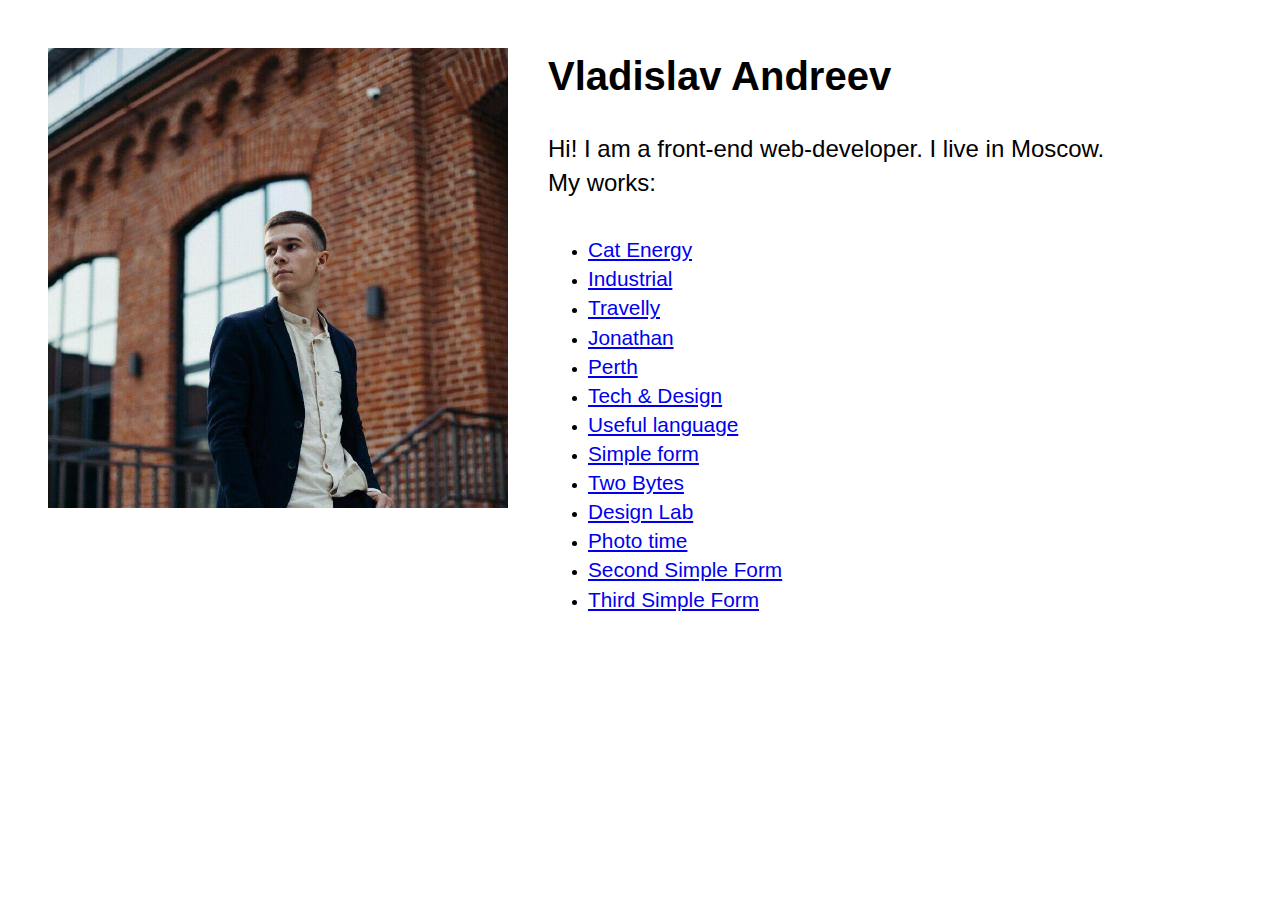
<file: index.html>
<!DOCTYPE html>
<html lang="en">
  <head>
    <meta charset="UTF-8">
    <meta name="viewport" content="width=device-width, initial-scale=1.0">
    <meta http-equiv="X-UA-Compatible" content="ie=edge">
    <title>Vladislav Andreev</title>
    <style>
      body {
        display: flex;
        flex-direction: column;
        align-items: flex-start;
        margin: 1em;
        font-family: -apple-system, BlinkMacSystemFont, Segoe UI, Helvetica,Arial, sans-serif, Apple Color Emoji, Segoe UI Emoji, Segoe UI Symbol;
        line-height: 1.4;
      }
      
      @media (min-width: 1200px) {
        body {
          margin: 3em;
        }
      }

      @media (min-width: 1200px) {
        body {
          flex-direction: row;
        }
      }

      img {
        max-width: 100%;
        height: auto;
        margin-bottom: 1.2em;
      }

      @media (min-width: 1200px) {
        img {
          margin-right: 2.5em;
          margin-bottom: 0;
        }
      }

      h1 {
        margin-top: 0;
        margin-bottom: 0.7em;
        font-size: 2em;
      }

      @media (min-width: 1200px) {
        h1 {
          font-size: 2.5em;
        }
      }

      p {
        margin-top: 0;
        margin-bottom: 1.5em;
        font-size: 1em;
      }

      @media (min-width: 1200px) {
        p {
          font-size: 1.5em;
        }
      }

      a {
        font-size: 1.1em;
      }

      a:hover {
        text-decoration: none;
      }

      @media (min-width: 1200px) {
        a {
          font-size: 1.3em;
        }
      }
    </style>
  </head>
  <body>
    <img src="avatar.jpg" width="460" height="460" alt="Vladislav Andreev">
    <section>
      <h1>Vladislav Andreev</h1>
      <p>
        Hi! I am a front-end web-developer. I live in Moscow. <br> My works: <br>
      </p>
      <ul>
        <li>
          <a href="portfolio/cat-energy/index.html" title="Cat Energy" target="_blank">Cat Energy</a>
        </li>
        <li>
          <a href="portfolio/industrial/index.html" title="Industrial" target="_blank">Industrial</a>
        </li>
        <li>
          <a href="portfolio/travelly/index.html" title="Travelly" target="_blank">Travelly</a>
        </li>
        <li>
          <a href="portfolio/jonathan/index.html" title="Jonathan" target="_blank">Jonathan</a>
        </li>
        <li>
          <a href="portfolio/perth/index.html" title="Perth" target="_blank">Perth</a>
        </li>
        <li>
          <a href="portfolio/tech-and-design/index.html" title="Tech &amp; design" target="_blank">Tech &amp; Design</a>
        </li>
        <li>
          <a href="portfolio/useful-language/index.html" title="Useful langugae" target="_blank">Useful language</a>
        </li>
        <li>
          <a href="portfolio/simple-form/index.html" title="Simple form" target="_blank">Simple form</a>
        </li>
        <li>
          <a href="portfolio/two-bytes/index.html" title="Two Bytes" target="_blank">Two Bytes</a>
        </li>
        <li>
          <a href="portfolio/design-lab/index.html" title="Design Lab" target="_blank">Design Lab</a>
        </li>
        <li>
          <a href="portfolio/photo-time/index.html" title="Photo time" target="_blank">Photo time</a>
        </li>
        <li>
          <a href="portfolio/second-simple-form/index.html" title="Second Simple Form" target="_blank">Second Simple Form</a>
        </li>
        <li>
          <a href="portfolio/third-simple-form/index.html" title="Third Simple Form">Third Simple Form</a>
        </li>
      </ul>
    </section>
  </body>
</html>
</file>
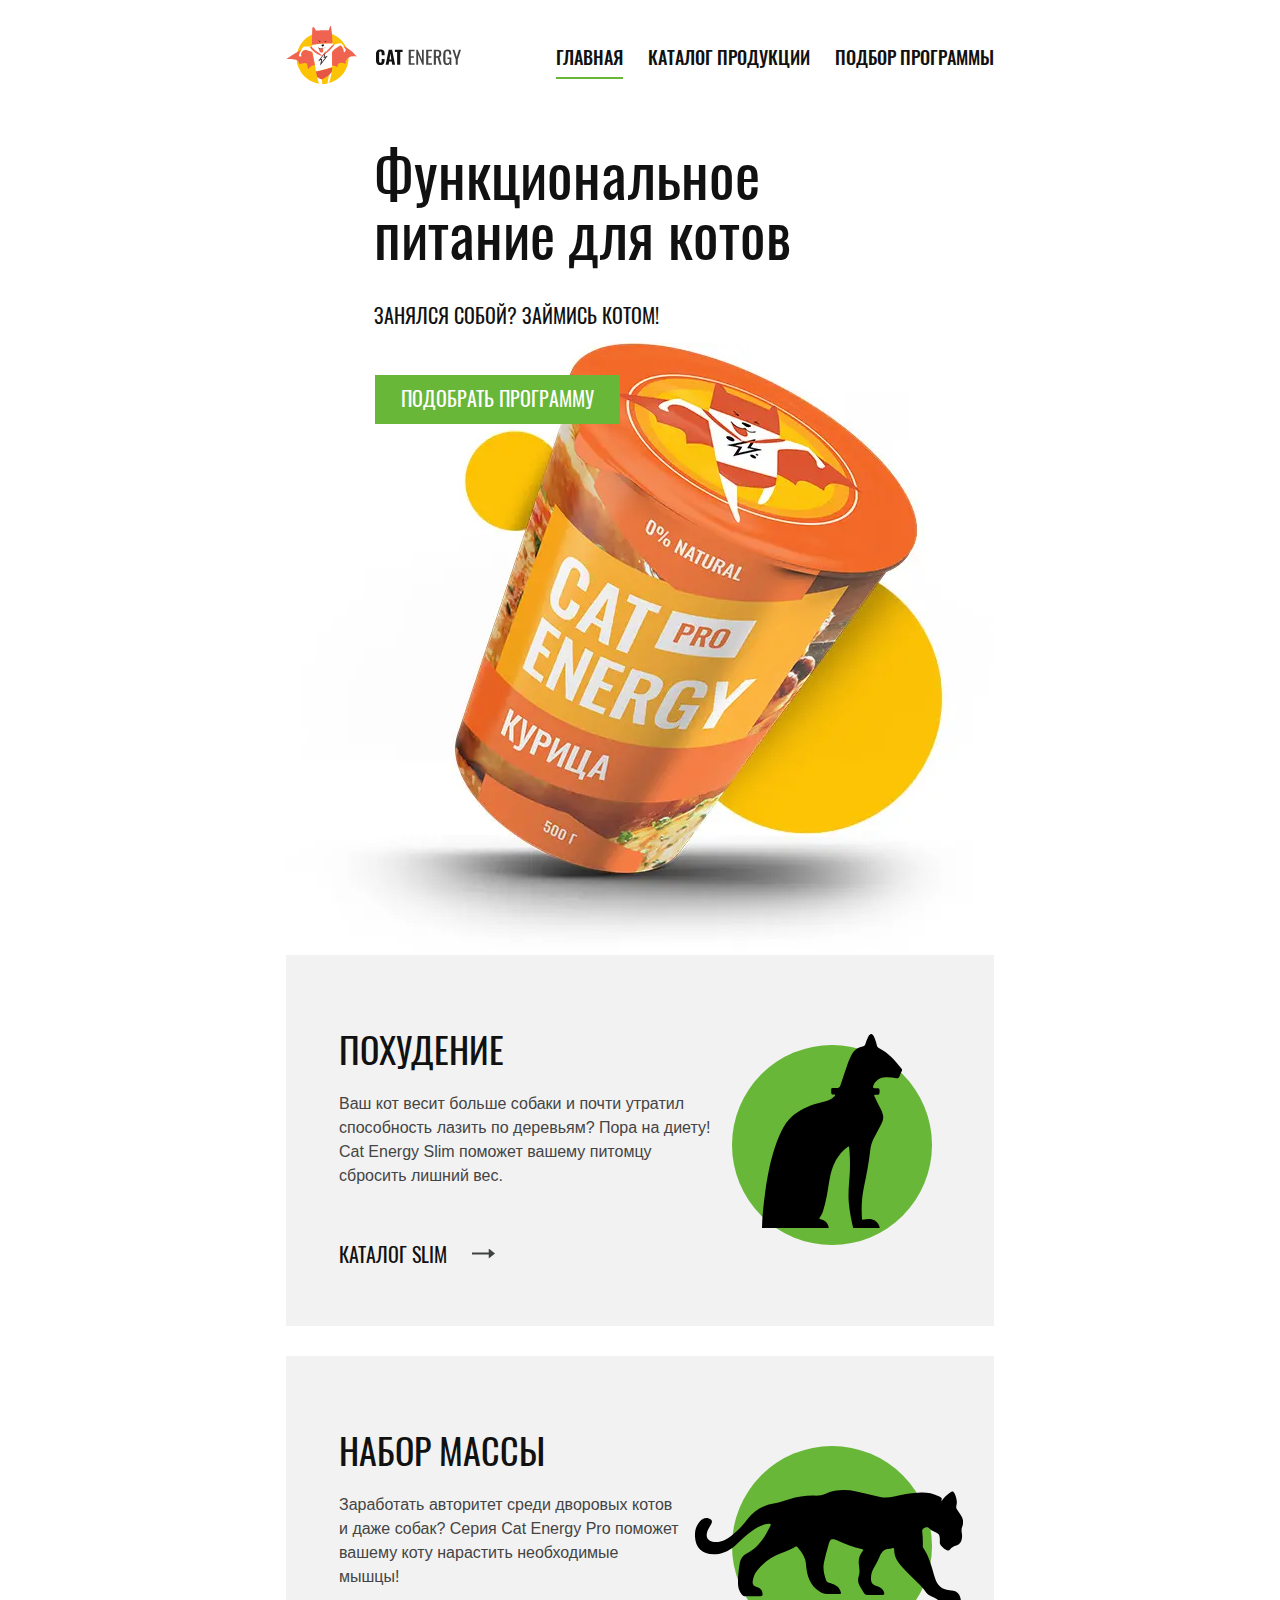
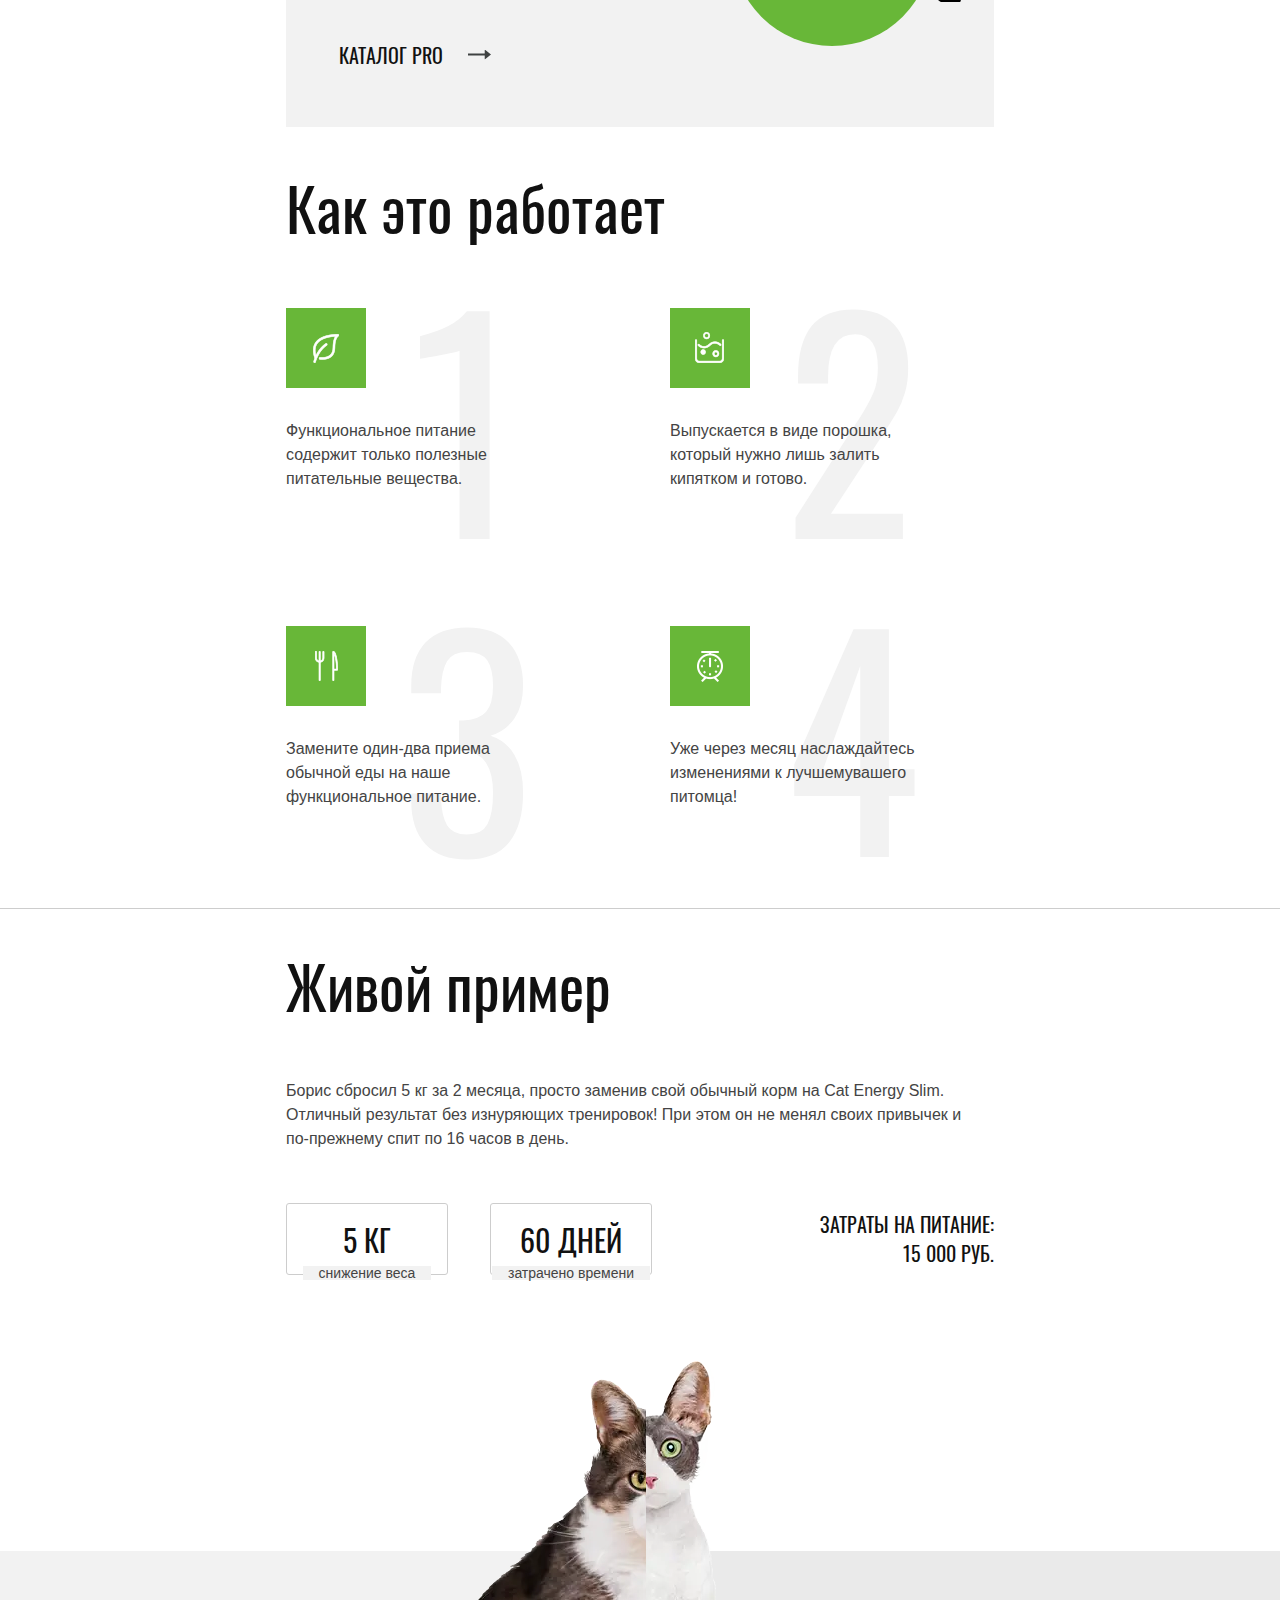
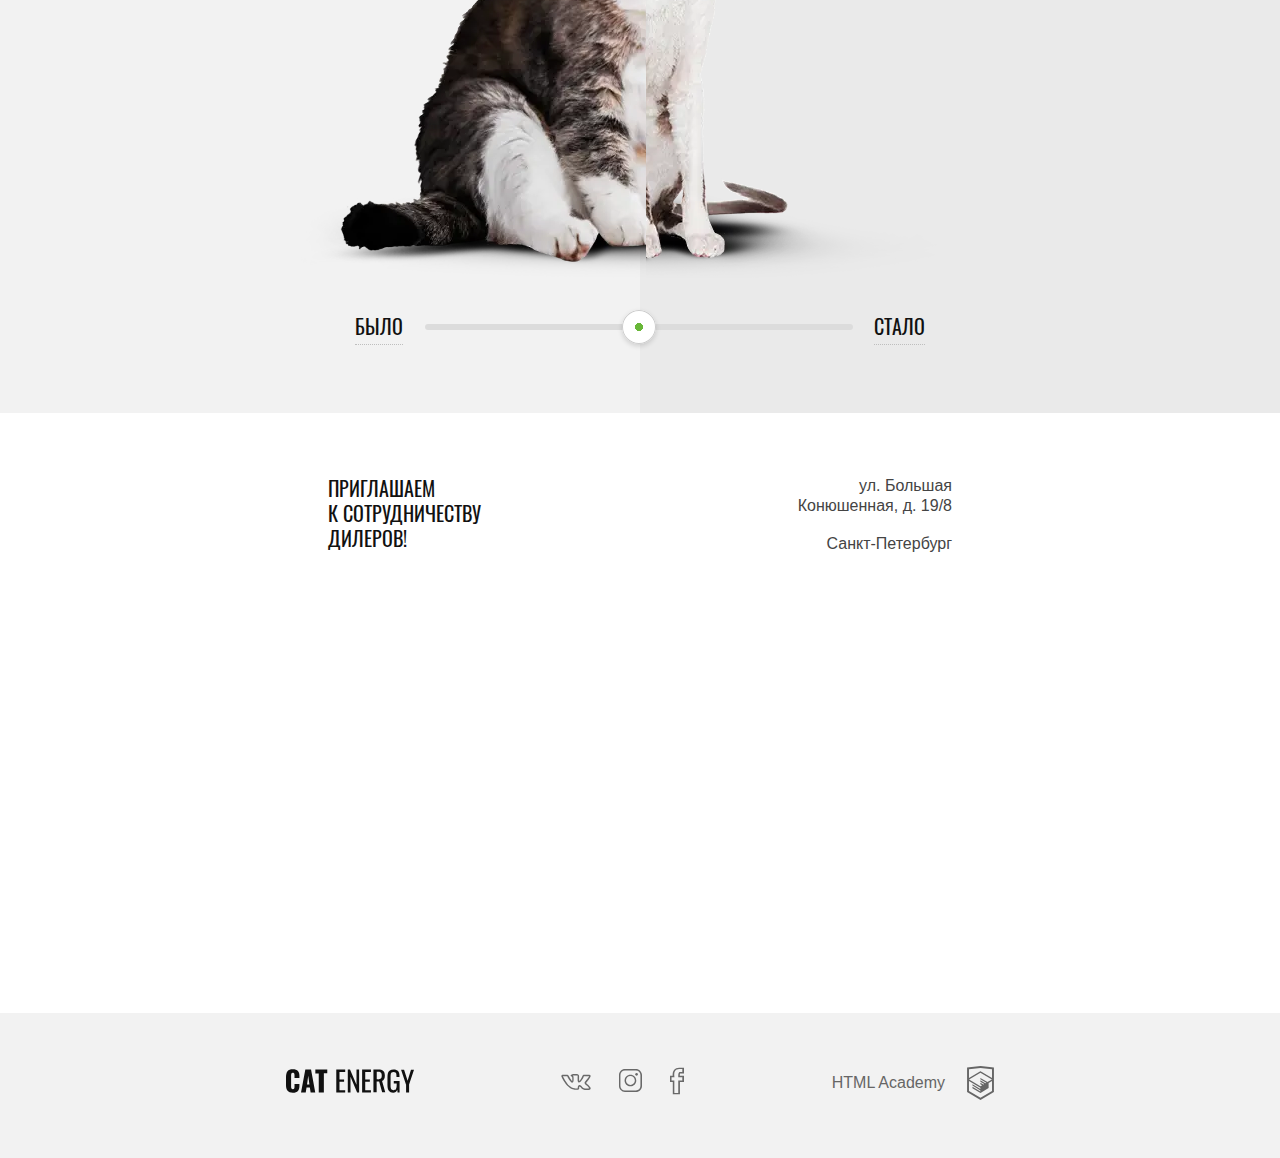
<file: portfolio/cat-energy/index.html>
<!DOCTYPE html><html lang="ru"><head><meta charset="UTF-8"><meta name="viewport" content="width=device-width,initial-scale=1"><meta http-equiv="X-UA-Compatible" content="ie=edge"><title>Cat Energy: Главная страница</title><link rel="stylesheet" href="css/style.min.css"></head><body><svg style="display: none;" xmlns="http://www.w3.org/2000/svg"><symbol id="vk" viewBox="0 0 22 12"><path d="M17.6 12c-.3 0-.9-.1-1.5-.5-.5-.3-.9-.7-1.3-1.2-.3-.3-.9-.9-1.1-.9-.2.1-.4.7-.3 1.2 0 .1 0 .6-.3.9-.3.3-.8.4-.9.4h-1.4c-.7 0-3.2-.2-5.4-2.3C2.5 7.1.2 2.2.1 2 0 1.6-.1 1.2.2.9s.8-.4 1-.4h3.1c.1 0 .4.1.7.3.3.2.4.5.5.6.7 1.5 1.5 2.8 2.6 4 .1-.4.2-1.4.1-2.3 0-.4-.1-.8-.2-1-.1-.1-.3-.2-.5-.2l-.6-.5c0-.5.5-.9.9-1.1.5-.2 1.3-.3 2.3-.3h.5c.9 0 1.2.1 1.6.1 1.2.3 1.2 1.3 1.1 2.5v1.6c0 .3 0 .8.1 1 .2-.1.6-.5 1.5-1.9.6-.9 1-1.9 1.1-2.1.1-.3.4-.7 1.2-.7h3.4c.7 0 1.2.2 1.3.7.2.5.1 1.3-1.7 3.5-.3.3-.5.6-.7.9-.5.4-.9 1-.9 1.1s.5.5.9.9c1.1.9 1.9 1.7 2.2 2.3.4.6.3 1 .2 1.3-.3.7-1.2.7-1.4.8h-2.8-.1zm-3.9-3.7c.7 0 1.2.6 1.8 1.2.4.4.7.8 1.1 1 .5.3 1 .3 1 .3h2.9c.1 0 .3-.1.4-.1 0 0 0-.1-.1-.1-.3-.5-1-1.3-2-2.1-.9-.7-1.3-1.1-1.4-1.7 0-.6.4-1.1 1.2-2.1.2-.2.4-.5.7-.8 1.1-1.4 1.4-2 1.5-2.3h-3.9c0 .4-.5 1.5-1.1 2.4-1.4 2.1-2 2.4-2.5 2.4-.1 0-.3 0-.4-.1-.7-.4-.7-1.4-.7-2.1V2.6c.1-1.3 0-1.3-.3-1.4-.3-.1-.5-.1-1.4-.1H10c-.5 0-1 0-1.4.1l.2.2c.4.5.4 1.5.4 1.7.1 1.3 0 2.9-.7 3.3-.1 0-.2.1-.4.1-.6 0-1.3-.7-2.5-2.5C5 2.9 4.5 1.8 4.5 1.8s0-.1-.1-.1-.2-.1-.2-.1h-3c.4.9 2.5 5 4.8 7.2 2 1.9 4.3 2 4.7 2h1.4s.2 0 .2-.1v-.1c0-.2 0-2 1.2-2.3h.2z" fill="#696969"></path></symbol><symbol id="instagram" viewBox="0 0 16.1 16"><path class="st0" d="M11.8 1C13.6 1 15 2.4 15 4.2v7.7c0 1.7-1.4 3.1-3.1 3.1H4.2C2.4 15 1 13.6 1 11.8V4.2C1 2.4 2.4 1 4.2 1h7.6m0-1H4.2C1.9 0 0 1.9 0 4.2v7.7C0 14.1 1.9 16 4.2 16h7.7c2.3 0 4.2-1.9 4.2-4.2V4.2C16 1.9 14.1 0 11.8 0z" fill="#696969"></path><path class="st0" d="M8 4.9c1.7 0 3.1 1.4 3.1 3.1S9.7 11.1 8 11.1 4.9 9.7 4.9 8 6.3 4.9 8 4.9m0-1C5.7 3.9 3.9 5.7 3.9 8s1.8 4.1 4.1 4.1 4.1-1.8 4.1-4.1S10.3 3.9 8 3.9z" fill="#696969"></path><circle class="st0" cx="12.3" cy="3.7" r=".9" fill="#696969"></circle></symbol><symbol id="facebook" viewBox="0 0 10 19"><path d="M7.1 19H2v-8.8H0V5.8h1.9c-.1-2 .2-3.4 1.1-4.4C3.8.5 5 .1 6.5 0H10v4.2H7.2c-.1.2-.2.8-.2 1.6h3v4.4H7.1V19zm-4-1h2.8V9.1h2.9V6.8H5.9v-.5c0-1.4 0-2.6.7-3.1l.1-.1h2.1V1H6.5c-1.2.1-2 .4-2.6 1-.8.8-1 2.3-.8 4.2l.1.6H1.1v2.3h2V18z" fill="#696969"></path></symbol><symbol id="logo" viewBox="0 0 26.943 34.09"><path d="M13.62,0.017L13.472,0L0,1.412v24.661l13.472,8.017l13.43-7.99l0.042-0.026V1.412L13.62,0.017z M25.019,12.127L13.495,5.334 l-0.001-0.104L13.407,5.28l-0.088-0.056v0.109L1.925,12.118V3.147l11.547-1.212l11.547,1.212V12.127z M13.405,6.787L24.923,13.5 l-4.479,2.64l-7.093-4.221l-0.013,1.415l5.904,3.513l-0.86,0.507l-5.031-2.992l-0.013,1.415l3.827,2.275l-0.782,0.523l-3.032-1.787 l-0.013,1.413l1.852,1.091l-1.8,1.081L2.034,13.622L13.405,6.787z M1.925,15.127l11.411,6.791l0.015,1.044l-7.941-4.728L5.395,19.65 l7.979,4.796l0.017,1.076l-7.972-4.741l-0.013,1.415l8.021,4.821l0.045,0.026l8.143-4.872v-1.268l-0.011-0.148v-3.761l3.415-2.036 v10.02L13.472,31.85L1.925,24.979V15.127z"></path></symbol><symbol id="gift" viewBox="0 0 55.5 60"><path d="M52.3 12.2h-7c.5-.7.8-1.4 1.1-2.2.6-2 .4-4.1-.6-5.9-1-1.8-2.6-3.1-4.6-3.7-2-.6-4.1-.4-5.9.6-3.6 2-6.2 6.1-7.6 9-1.4-2.9-4-7.1-7.6-9-3.8-2-8.5-.6-10.5 3.1-1.4 2.7-1.2 5.8.5 8.1h-7c-1.7 0-3.1 1.4-3.1 3.1v9.4c0 1.7 1.4 3.1 3.1 3.1H4v26.1c0 3.3 2.7 6 6 6h35.5c3.3 0 6-2.7 6-6V27.8h.8c1.7 0 3.1-1.4 3.1-3.1v-9.4c.1-1.7-1.3-3.1-3.1-3.1zM36.5 3c1.3-.7 2.7-.8 4.1-.4 1.3.4 2.4 1.3 3.1 2.6.7 1.3.8 2.7.4 4.1-.4 1.2-1.1 2.2-2.2 2.9H29.4C30.5 9.6 33 5 36.5 3zM11.7 5.2C13.2 2.6 16.4 1.6 19 3c3.5 1.9 6 6.6 7.1 9.1H13.5c-2.3-1.4-3.1-4.5-1.8-6.9zm14.8 22.6v13.7H6.4V27.8h20.1zM6.4 53.9v-10h20.2v13.7H10c-2 0-3.6-1.7-3.6-3.7zm39.1 3.7H28.9V43.9h20.2v10c0 2-1.6 3.7-3.6 3.7zm3.6-16.1H28.9V27.8h20.2v13.7zm4-16.8c0 .4-.3.7-.7.7H3.2c-.4 0-.7-.3-.7-.7v-9.4c0-.4.3-.7.7-.7h49.2c.4 0 .7.3.7.7v9.4z" fill="#fff"></path></symbol></svg><header class="page-header"><div class="page-header__wrapper wrapper"><span class="page-header__logo page-header__logo--no-js"><picture class="page-header__picture"><source media="(min-width: 1300px)" srcset="img/logo-desktop.svg"><source media="(min-width: 768px)" srcset="img/logo-tablet.svg"><img class="page-header__image" src="img/logo-mobile.svg" alt="Cat Energy"></picture></span><nav class="main-nav main-nav--no-js"><button class="main-nav__menu main-nav__menu--no-js" type="button" aria-label="Показать навигацию"></button><ul class="main-nav__list main-nav__list--active main-nav__list--no-js"><li class="main-nav__item"><span class="main-nav__link main-nav__link--active">Главная</span></li><li class="main-nav__item"><a class="main-nav__link" href="catalog.html">Каталог продукции</a></li><li class="main-nav__item"><a class="main-nav__link" href="form.html">Подбор программы</a></li></ul></nav></div></header><section class="promo"><div class="promo__wrapper wrapper"><div class="promo__content"><h1 class="promo__title">Функциональное питание для котов</h1><p class="promo__description">Занялся собой? Займись котом!</p></div><picture><source type="image/webp" media="(min-width: 1300px)" srcset="img/index-can-desktop@1x.webp, img/index-can-desktop@2x.webp 2x"><source media="(min-width: 1300px)" srcset="img/index-can-desktop@1x.png, img/index-can-desktop@2x.png 2x"><source type="image/webp" media="(min-width: 768px)" srcset="img/index-can-tablet@1x.webp, img/index-can-tablet@2x.webp 2x"><source media="(min-width: 768px)" srcset="img/index-can-tablet@1x.jpg, img/index-can-tablet@2x.jpg 2x"><source type="image/webp" srcset="img/index-can-mobile@1x.webp, img/index-can-mobile@2x.webp 2x"><img class="promo__image" src="img/index-can-mobile@1x.png" srcset="img/index-can-mobile@2x.png 2x" width="280" height="270" alt="Cat Energy product"></picture><a class="promo__link" href="form.html">Подобрать программу</a></div></section><section class="categories"><div class="categories__wrapper wrapper"><h2 class="visually-hidden">Программы питания</h2><section class="categories__section"><h2 class="categories__title categories__title--fit">Похудение</h2><p class="categories__description">Ваш кот весит больше собаки и почти утратил способность лазить по деревьям? Пора на диету! Cat Energy Slim поможет вашему питомцу сбросить лишний вес.</p><a class="categories__link" href="#">Каталог slim</a></section><section class="categories__section categories__section--mass-gain"><h2 class="categories__title categories__title--mass-gain">Набор массы</h2><p class="categories__description categories__description--mass-gain">Заработать авторитет среди дворовых котов и даже собак? Серия Cat Energy Pro поможет вашему коту нарастить необходимые мышцы!</p><a class="categories__link" href="#">Каталог pro</a></section></div></section><section class="advantages"><div class="advantages__wrapper wrapper"><h3 class="advantages__title">Как это работает</h3><ul class="advantages__list"><li class="advantages__item"><p class="advantages__description advantages__description--food">Функциональное питание содержит только полезные питательные вещества.</p></li><li class="advantages__item"><p class="advantages__description advantages__description--powder">Выпускается в виде порошка, который нужно лишь залить кипятком и готово.</p></li><li class="advantages__item"><p class="advantages__description advantages__description--function">Замените один-два приема обычной еды на наше функциональное питание.</p></li><li class="advantages__item"><p class="advantages__description advantages__description--pleasure">Уже через месяц наслаждайтесь изменениями к лучшему<br class="advantages__break">вашего питомца!</p></li></ul></div></section><section class="transformation"><div class="transformation__wrapper wrapper"><h2 class="transformation__title">Живой пример</h2><p class="transformation__description">Борис сбросил 5 кг за 2 месяца, просто заменив свой обычный корм на Cat Energy Slim. Отличный результат без изнуряющих тренировок! При этом он не менял своих привычек и по-прежнему спит по 16 часов в день.</p><div class="transformation__info"><ul class="transformation__list"><li class="transformation__list-item"><h3 class="transformation__list-title">5 кг</h3><p class="transformation__list-description">снижение веса</p></li><li class="transformation__list-item"><h3 class="transformation__list-title">60 дней</h3><p class="transformation__list-description">затрачено времени</p></li></ul><h3 class="transformation__info-title"><span class="transformation__info-price">Затраты на питание:</span> 15 000 руб.</h3></div><div class="transformation__result"><div class="transformation__result-image"><picture><source type="image/webp" media="(min-width: 1300px)" srcset="img/before-desktop@1x.webp, img/before-desktop@2x.webp 2x"><source media="(min-width: 1300px)" srcset="img/before-desktop@1x.png, img/before-desktop@2x.png 2x"><source type="image/webp" media="(min-width: 768px)" srcset="img/before-tablet@1x.webp, img/before-tablet@2x.webp 2x"><source media="(min-width: 768px)" srcset="img/before-tablet@1x.png, img/before-tablet@2x.png 2x"><source type="image/webp" srcset="img/before-mobile@1x.webp, img/before-mobile@2x.webp 2x"><img class="transformation__image transformation__image--before" src="img/before-mobile@1x.png" srcset="img/before-mobile@2x.png 2x" width="320" height="240" alt="Было"></picture><picture><source type="image/webp" media="(min-width: 1300px)" srcset="img/after-desktop@1x.webp, img/after-desktop@2x.webp 2x"><source media="(min-width: 1300px)" srcset="img/after-desktop@1x.png, img/after-desktop@2x.png 2x"><source type="image/webp" media="(min-width: 768px)" srcset="img/after-tablet@1x.webp, img/after-tablet@2x.webp 2x"><source media="(min-width: 768px)" srcset="img/after-tablet@1x.png, img/after-tablet@2x.png 2x"><source type="image/webp" srcset="img/after-mobile@1x.webp, img/after-mobile@2x.webp 2x"><img class="transformation__image transformation__image--after transformation__image--hidden" src="img/after-mobile@1x.png" srcset="img/after-mobile@2x.png 2x" width="320" height="240" alt="Стало"></picture></div><div class="transformation__filter"><button class="transformation__filter-state transformation__filter-state--before" type="button" aria-label="Было">Было</button><div class="transformation__filter-range"><button class="transformation__filter-button" type="button" aria-label="Было"></button></div><button class="transformation__filter-state transformation__filter-state--after" type="button" aria-label="Стало">Стало</button></div></div></div></section><section class="contacts"><h2 class="visually-hidden">Контактные данные</h2><div class="contacts__wrapper wrapper"><section class="contacts__section"><h3 class="contacts__title">Приглашаем<br>к сотрудничеству дилеров!</h3><address class="contacts__address"><span class="contacts__span">ул. Большая Конюшенная, д. 19/8</span> Санкт-Петербург</address></section><iframe class="contacts__map" src="https://www.google.com/maps/embed?pb=!1m18!1m12!1m3!1d1998.5999067139514!2d30.32100801621116!3d59.93878086904905!2m3!1f0!2f0!3f0!3m2!1i1024!2i768!4f13.1!3m3!1m2!1s0x4696310fca640933%3A0x8403eb878242dbd5!2z0JTQvtGF0L7QtNC90YvQuSDQtNC-0Lwg0J0uINCQLiDQnNC10LvRjNGG0LXRgNCw!5e0!3m2!1sru!2sru!4v1574556739536!5m2!1sru!2sru" width="600" height="450" style="border:0;" allowfullscreen=""></iframe></div></section><footer class="page-footer"><div class="page-footer__wrapper wrapper"><span class="page-footer__logo logo"><img class="logo__image" src="img/logo-footer.svg" width="128" height="24" alt="Cat Energy"></span><ul class="page-footer__social-networks social-networks"><li class="social-networks__item"><a class="social-networks__link" href="https://vk.com" aria-label="Мы в Вконтакте"><svg class="social-networks__icon social-networks__icon--vk" width="22" height="12"><use xlink:href="#vk"></use></svg></a></li><li class="social-networks__item"><a class="social-networks__link" href="https://instagram.com" aria-label="Мы в инстаграме"><svg class="social-networks__icon social-networks__icon--instagram" width="16" height="16"><use xlink:href="#instagram"></use></svg></a></li><li class="social-networks__item"><a class="social-networks__link" href="https://fb.com" aria-label="Мы в фейсбуке"><svg class="social-networks__icon social-networks__icon--facebook" width="10" height="19"><use xlink:href="#facebook"></use></svg></a></li></ul><a class="authors" href="https://htmlacademy.ru/intensive/adaptive"><span class="authors__text">HTML Academy</span> <svg class="authors__icon" xmlns="http://www.w3.org/2000/svg" width="27" height="34" fill="#666666"><use xlink:href="#logo"></use></svg></a></div></footer><script src="js/common.js"></script><script src="js/filter.js"></script></body></html>
</file>
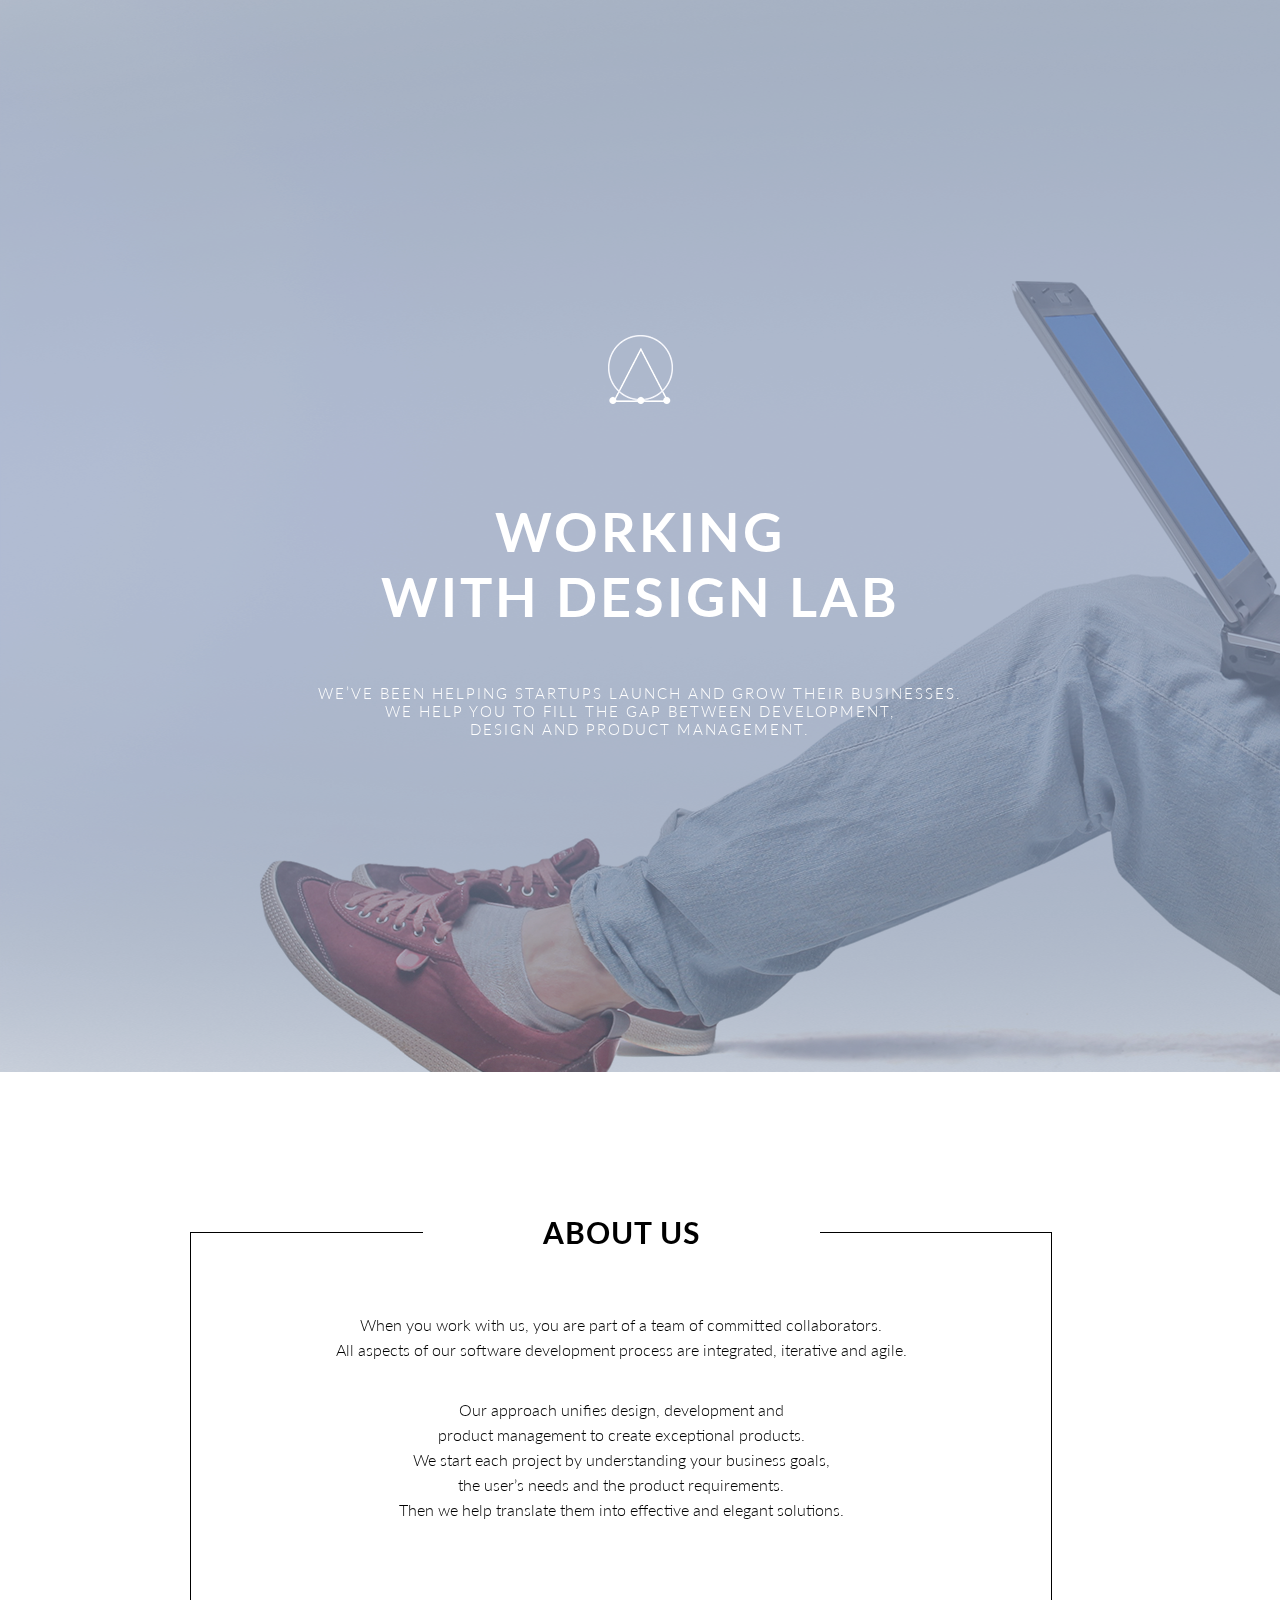
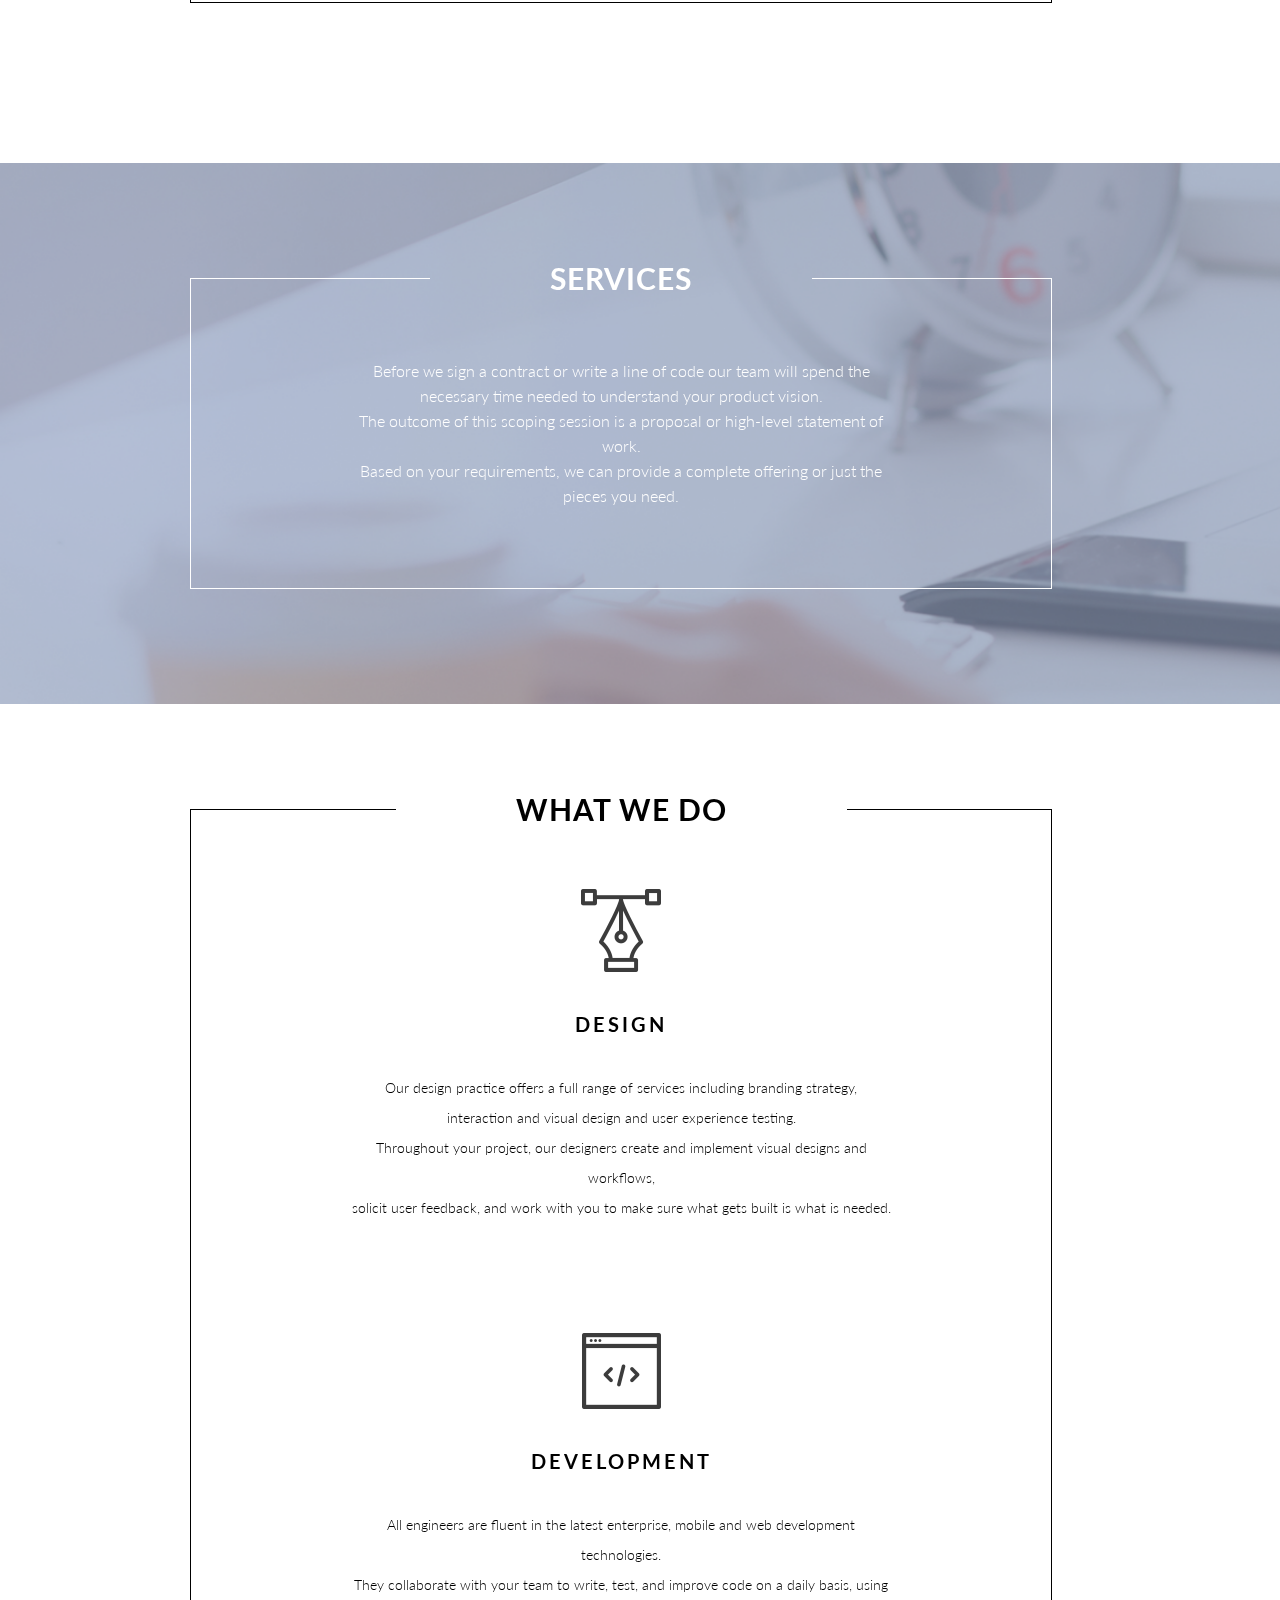
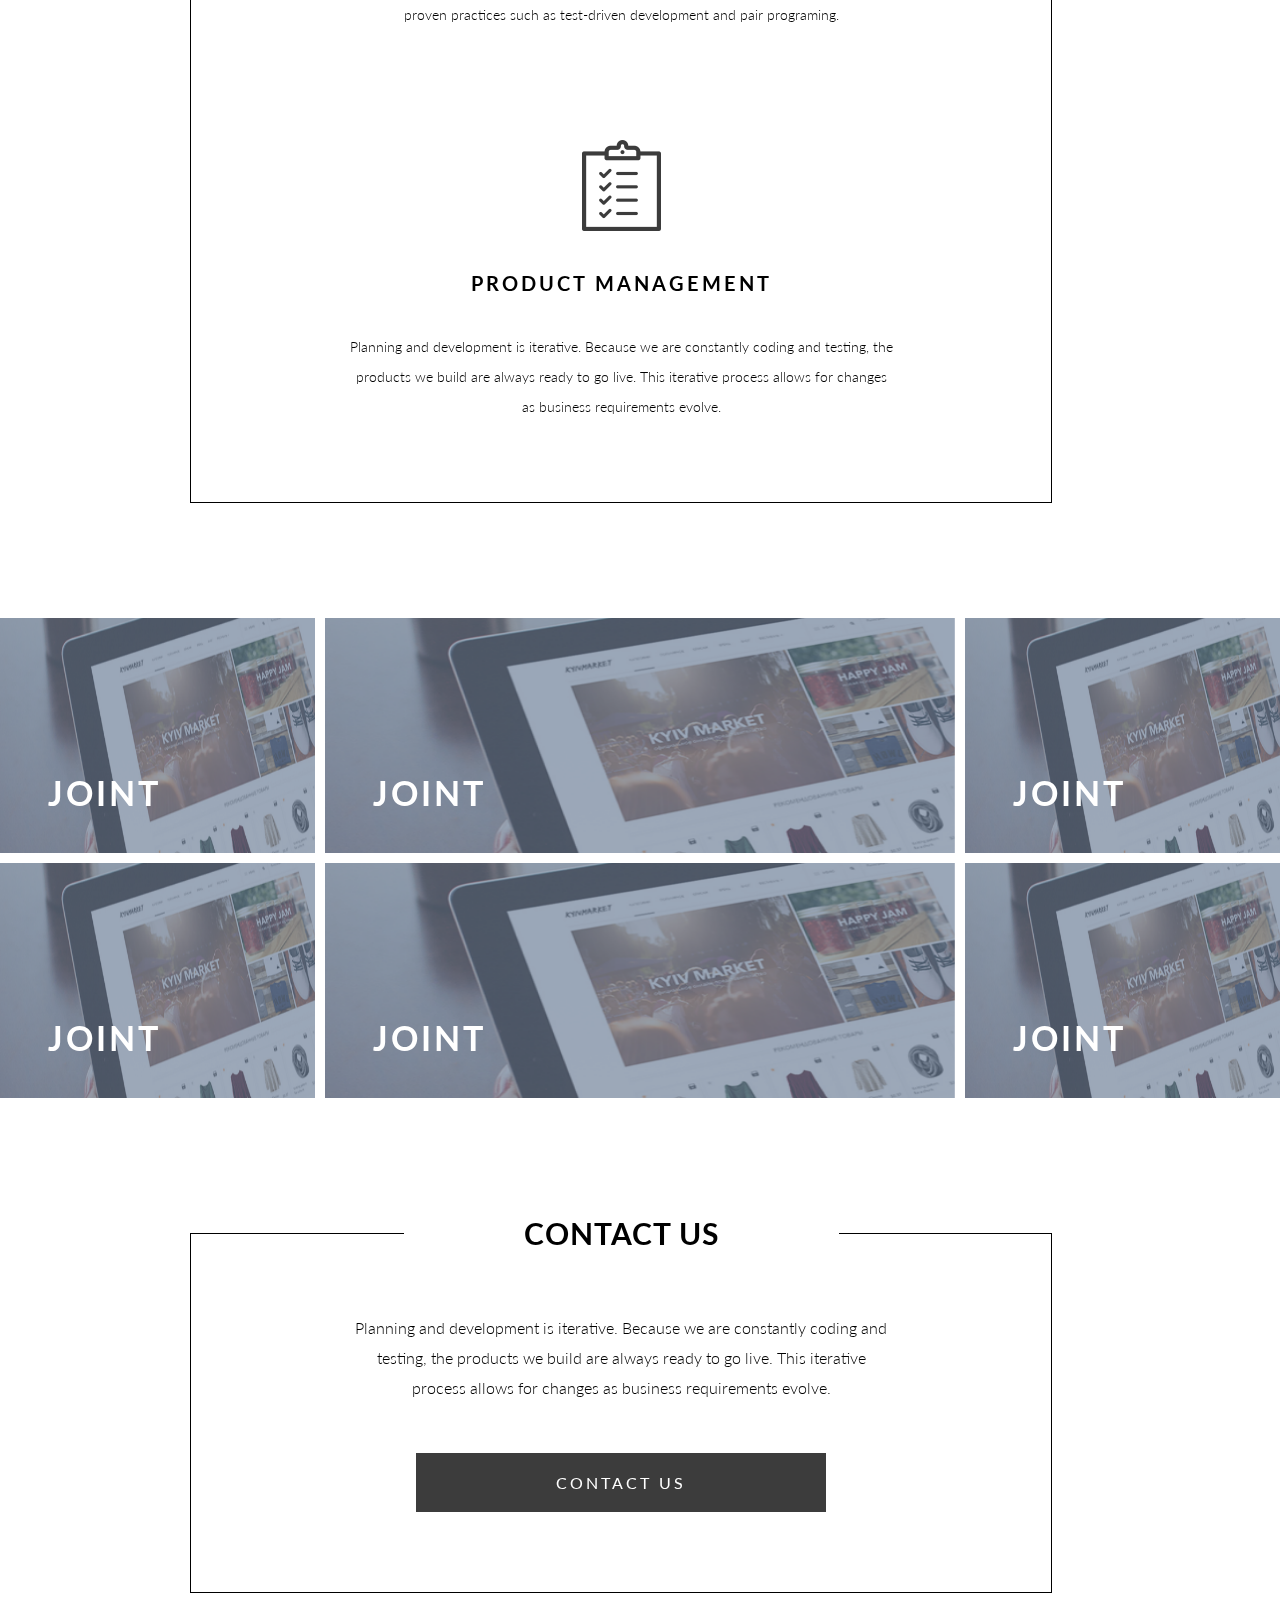
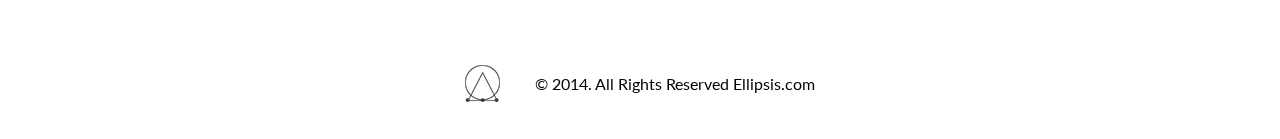
<file: portfolio/design-lab/index.html>
<!DOCTYPE html>
<html lang="en">
<head>
  <meta charset="UTF-8">
  <meta name="viewport" content="width=device-width, initial-scale=1.0">
  <meta http-equiv="X-UA-Compatible" content="ie=edge">
  <link href="https://fonts.googleapis.com/css?family=Lato:300,400,700&display=swap" rel="stylesheet">
  <link rel="stylesheet" href="assets/styles/index.css">
  <title>Design lab</title>
</head>
<body>
  <!-- header -->
  <header class="header">
    <div class="wrapper">
      <img class="header__logo" src="assets/images/logo.png" width="65" height="69" alt="Logo">
      <h1 class="header__title">working <br> with design lab</h1>
      <p class="header__description">We’ve been helping startups launch and grow their businesses. <br> We help you to fill the gap between development, <br> 
          design and product management.</p>
    </div>
  </header>
  <!-- about -->
  <section class="about">
    <div class="wrapper">
      <div class="box">
        <div class="block">
          <div class="block__line"></div>
          <h2 class="block__title">About us</h2>
          <div class="block__line"></div>
        </div>
        <p class="about__description"> When you work with us, you are part of a team of committed collaborators. <br>
            All aspects of our software development process are integrated, iterative and agile.</p>
        <p class="about__description">Our approach unifies design, development and <br>
            product management to create exceptional products. <br>
            We start each project by understanding your business goals, <br>
            the user’s needs and the product requirements. <br>
            Then we help translate them into effective and elegant solutions.
        </p>
      </div>
    </div>
  </section>
  <!-- services -->
  <section class="services">
    <div class="wrapper">
      <div class="box box--services">
        <div class="block">
          <div class="block__line"></div>
          <h2 class="block__title">Services</h2>
          <div class="block__line"></div>
        </div>
        <p class="services__description">Before we sign a contract or write a line of code our team will spend the necessary time needed to understand your product vision. </p>
        <p class="services__description">The outcome of this scoping session is a proposal or high-level statement of work. <br>
            Based on your requirements, we can provide a complete offering or just the pieces you need. </p>
      </div>
    </div>
  </section>
  <!-- skill -->
  <section class="skill">
    <div class="wrapper">
      <div class="box">
        <div class="block">
          <div class="block__line"></div>
          <h2 class="block__title">What we do</h2>
          <div class="block__line"></div>
        </div>
          <section class="block__section">
            <img class="skill__logo" src="assets/images/design-icon.png" width="80" height="83" alt="Design">
            <h3 class="skill__title">design</h3>
            <p class="skill__description">Our design practice offers a full range of services including branding strategy, <br>
                interaction and visual design and user experience testing. <br>
               Throughout your project, our designers create and implement visual designs and workflows, <br> solicit user feedback, and work with you to make sure what gets built is what is needed. </p>
          </section>
          <section class="block__section">
            <img class="skill__logo" src="assets/images/development-icon.png" width="79" height="76" alt="Development">
            <h3 class="skill__title">development</h3>
            <p class="skill__description">All engineers are fluent in the latest enterprise, mobile and web development technologies. <br> 
                They collaborate with your team to write, test, and improve code on a daily basis, using proven practices such as test-driven development and pair programing.</p>
          </section>
          <section class="block__section">
            <img class="skill__logo" src="assets/images/management-icon.png" alt="Product management">
            <h3 class="skill__title">product management</h3>
            <p class="skill__description">Planning and development is iterative. Because we are constantly coding and testing, the products we build are always ready to go live. This iterative process allows for changes as business requirements evolve. </p>
          </section>
      </div>
    </div>
  </section>
  <!--works -->
  <section class="works">
    <a class="works__link" href="#">
      <img class="works__image" src="assets/images/backgrounds/market-background.png" alt="Something">
      <h3 class="works__title">Joint</h3>
    </a>
    <a class="works__link" href="#">
      <img class="works__image" src="assets/images/backgrounds/market-background.png" alt="Something">
      <h3 class="works__title">Joint</h3>
    </a>
    <a class="works__link" href="#">
      <img class="works__image" src="assets/images/backgrounds/market-background.png" alt="Something">
      <h3 class="works__title">Joint</h3>
    </a>
    <a class="works__link" href="#">
      <img class="works__image" src="assets/images/backgrounds/market-background.png" alt="Something">
      <h3 class="works__title">Joint</h3>
    </a>
    <a class="works__link" href="#">
      <img class="works__image" src="assets/images/backgrounds/market-background.png" alt="Something">
      <h3 class="works__title">Joint</h3>
    </a>
    <a class="works__link" href="#">
      <img class="works__image" src="assets/images/backgrounds/market-background.png" alt="Something">
      <h3 class="works__title">Joint</h3>
    </a>
  </section>
  <!-- contact -->
  <section class="contact">
    <div class="wrapper">
      <div class="box">
        <div class="block">
          <div class="block__line"></div>
          <h2 class="block__title">Contact us</h2>
          <div class="block__line"></div>
        </div>
        <p class="contact__description">Planning and development is iterative. Because we are constantly coding and testing, the products we build are always ready to go live. This iterative process allows for changes as business requirements evolve. </p>
        <a class="contact__link" href="#">contact us</a>
      </div>
    </div>
  </section>
  <!-- footer -->
  <footer class="footer">
    <div class="wrapper">
      <img class="footer__logo" src="assets/images/footer-logo.png" width="35" height="37" alt="Logo">
      <p class="footer__copyright">© 2014. All Rights Reserved Ellipsis.com</p>
    </div>
  </footer>
</body>
</html>
</file>
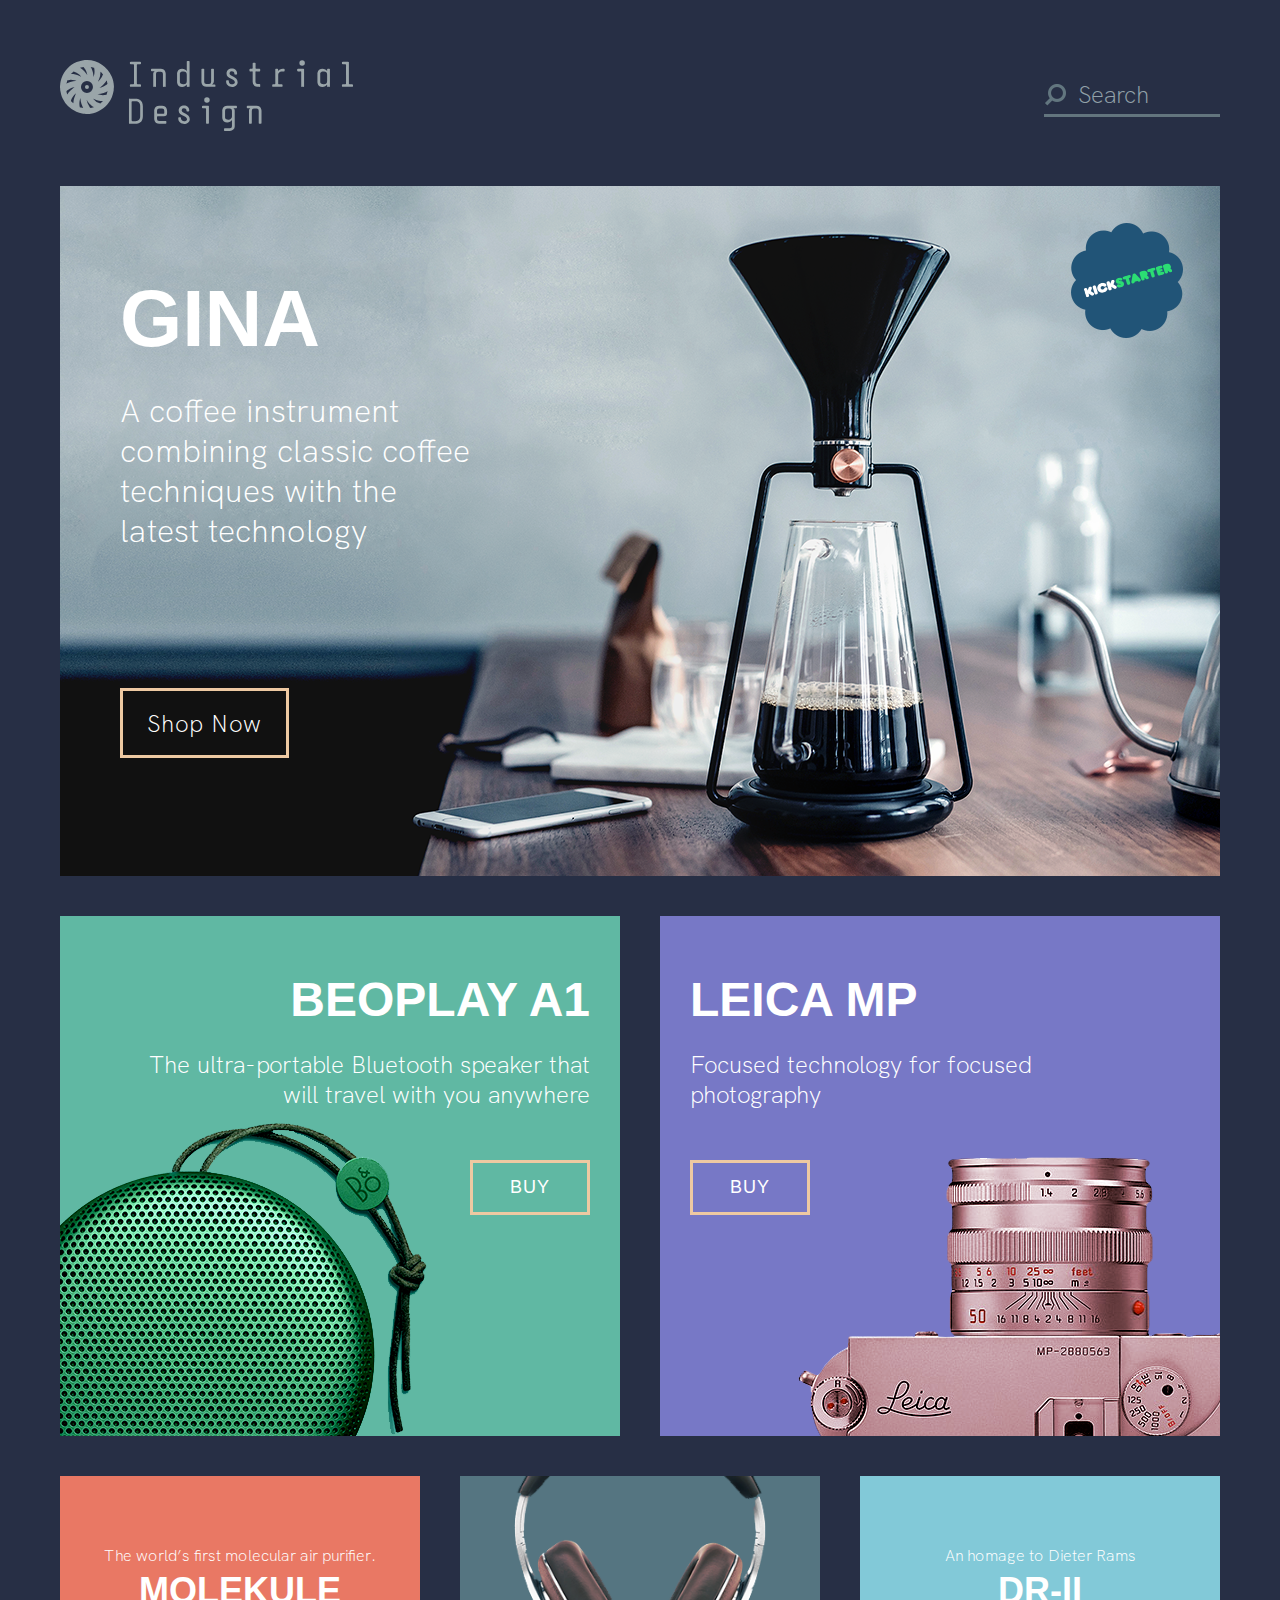
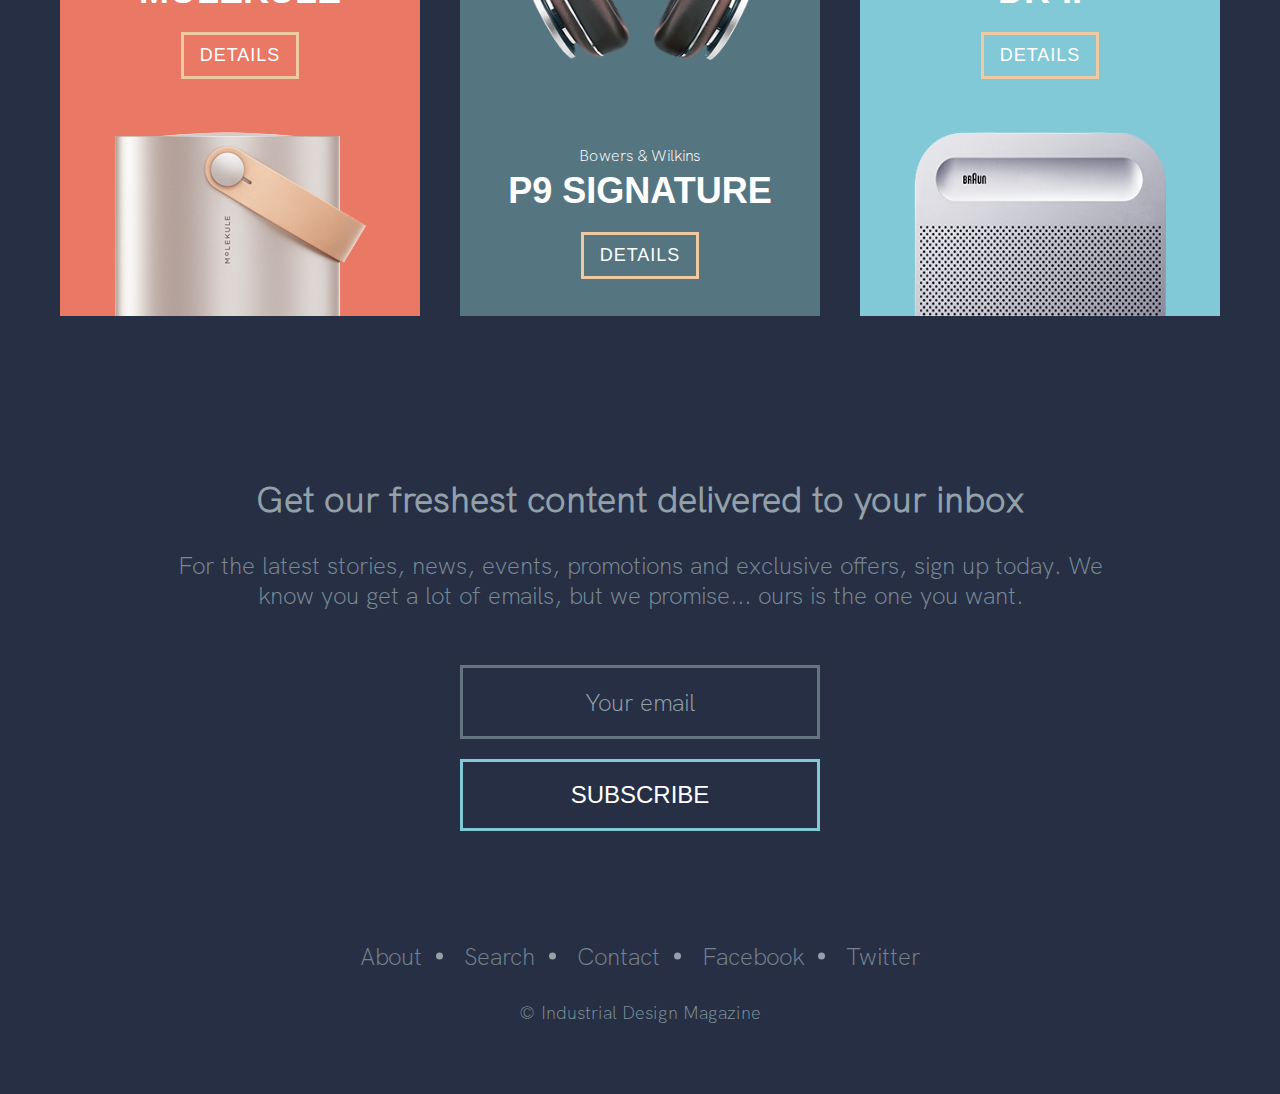
<file: portfolio/industrial/index.html>
<!DOCTYPE html>
<html lang="en">
  <head>
    <meta charset="UTF-8">
    <title>Industrial</title>
    <link rel="stylesheet" href="assets/styles/index.css">
  </head>
  <body class="page">
    <!-- header -->
    <header class="page__header header">
      <img class="header__logo" src="assets/images/logo.svg" width="293" height="71" alt="Industrial Design">
      <form class="header__form" action="" method="">
        <input class="header__search" type="search" name="header_search" placeholder="Search" aria-label="Search" required>
      </form>
    </header>
    <!-- /header -->

    <!-- product -->
    <figure class="page__product product product--gina">
      <img class="product__image" src="assets/images/products/gina.png" width="1160" height="690" alt="Gina">
      <figcaption class="product__figcaption product__figcaption--large">
        <h1 class="product__title product__title--large">Gina</h1>
        <p class="product__description product__description--large">
          A coffee instrument combining classic coffee techniques with the latest technology 
        </p>
        <a class="product__button product__button--large" href="#">Shop now</a>
      </figcaption>
    </figure>

    <figure class="page__product product product--beoplay-a1">
      <img class="product__image product__image--beoplay-a1" src="assets/images/products/beoplay-a1.png" width="367" height="313" alt="Beoplay A1">
      <figcaption class="product__figcaption product__figcaption--reverse product__figcaption--medium">
        <h2 class="product__title product__title--medium">Beoplay A1</h2>
        <p class="product__description product__description--medium product__description--beoplay-a1">
          The ultra-portable Bluetooth speaker that <br> will travel with you anywhere
        </p>
        <a class="product__button product__button--medium" href="#">Buy</a>
      </figcaption>
    </figure>

    <figure class="page__product product product--leica-mp">
      <img class="product__image product__image--leica-mp" src="assets/images/products/leica-mp.png" width="422" height="279" alt="Leica mp">
      <figcaption class="product__figcaption product__figcaption--medium">
        <h2 class="product__title product__title--medium">Leica mp</h2>
        <p class="product__description product__description--medium">
          Focused technology for focused <br> photography
        </p>
        <a class="product__button product__button--medium" href="#">Buy</a>
      </figcaption>
    </figure>

    <figure class="page__product product product--molekule">
      <img class="product__image product__image--molekule" src="assets/images/products/molekule.png" width="252" height="184" alt="Molekule">
      <figcaption class="product__figcaption">
        <p class="product__description">
          The world’s first molecular air purifier.
        </p>
        <h3 class="product__title">Molekule</h3>
        <a class="product__button" href="#">Details</a>
      </figcaption>
    </figure>

    <figure class="page__product product product--p9-signature">
      <img class="product__image product__image--p9-signature" src="assets/images/products/p9-signature.png" width="252" height="184" alt="P9 Signature">
      <figcaption class="product__figcaption product__figcaption--signature">
        <p class="product__description">
          Bowers & Wilkins
        </p>
        <h3 class="product__title">P9 Signature</h3>
        <a class="product__button" href="#">Details</a>
      </figcaption>
    </figure>

    <figure class="page__product product product--dr">
      <img class="product__image product__image--dr" src="assets/images/products/dr.png" width="252" height="184" alt="DR-II">
      <figcaption class="product__figcaption">
        <p class="product__description">
          An homage to Dieter Rams
        </p>
        <h3 class="product__title">DR-II</h3>
        <a class="product__button" href="#">Details</a>
      </figcaption>
    </figure>
    <!-- /product -->

    <!-- newsletter -->
    <section class="page__newsletter newsletter">
      <h4 class="newsletter__title">Get our freshest content delivered to your inbox</h4>
      <p class="newsletter__description">
        For the latest stories, news, events, promotions and exclusive offers, sign up today. We know you get a lot of emails, but we promise... ours is the one you want.
      </p>
      <form class="newsletter__form" action="" method="">
        <input class="newsletter__input" type="email" name="user_email" aria-label="Your email" placeholder="Your email" required>
        <button class="newsletter__button" type="submit">Subscribe</button>
      </form>
    </section>
    <!-- /newsletter -->

    <!-- footer -->
    <footer class="page__footer footer">
      <ul class="footer__navigation">
        <li class="footer__navigation-item">
          <a class="footer__navigation-link" href="#">About</a>
        </li>
        <li class="footer__navigation-item">
          <a class="footer__navigation-link" href="#">Search</a>
        </li>
        <li class="footer__navigation-item">
          <a class="footer__navigation-link" href="#">Contact</a>
        </li>
        <li class="footer__navigation-item">
          <a class="footer__navigation-link" href="#">Facebook</a>
        </li>
        <li class="footer__navigation-item">
          <a class="footer__navigation-link" href="#">Twitter</a>
        </li>
      </ul>
      <p class="footer__copyright">© Industrial Design Magazine</p>
    </footer>
    <!-- footer -->
  </body>
</html>
</file>
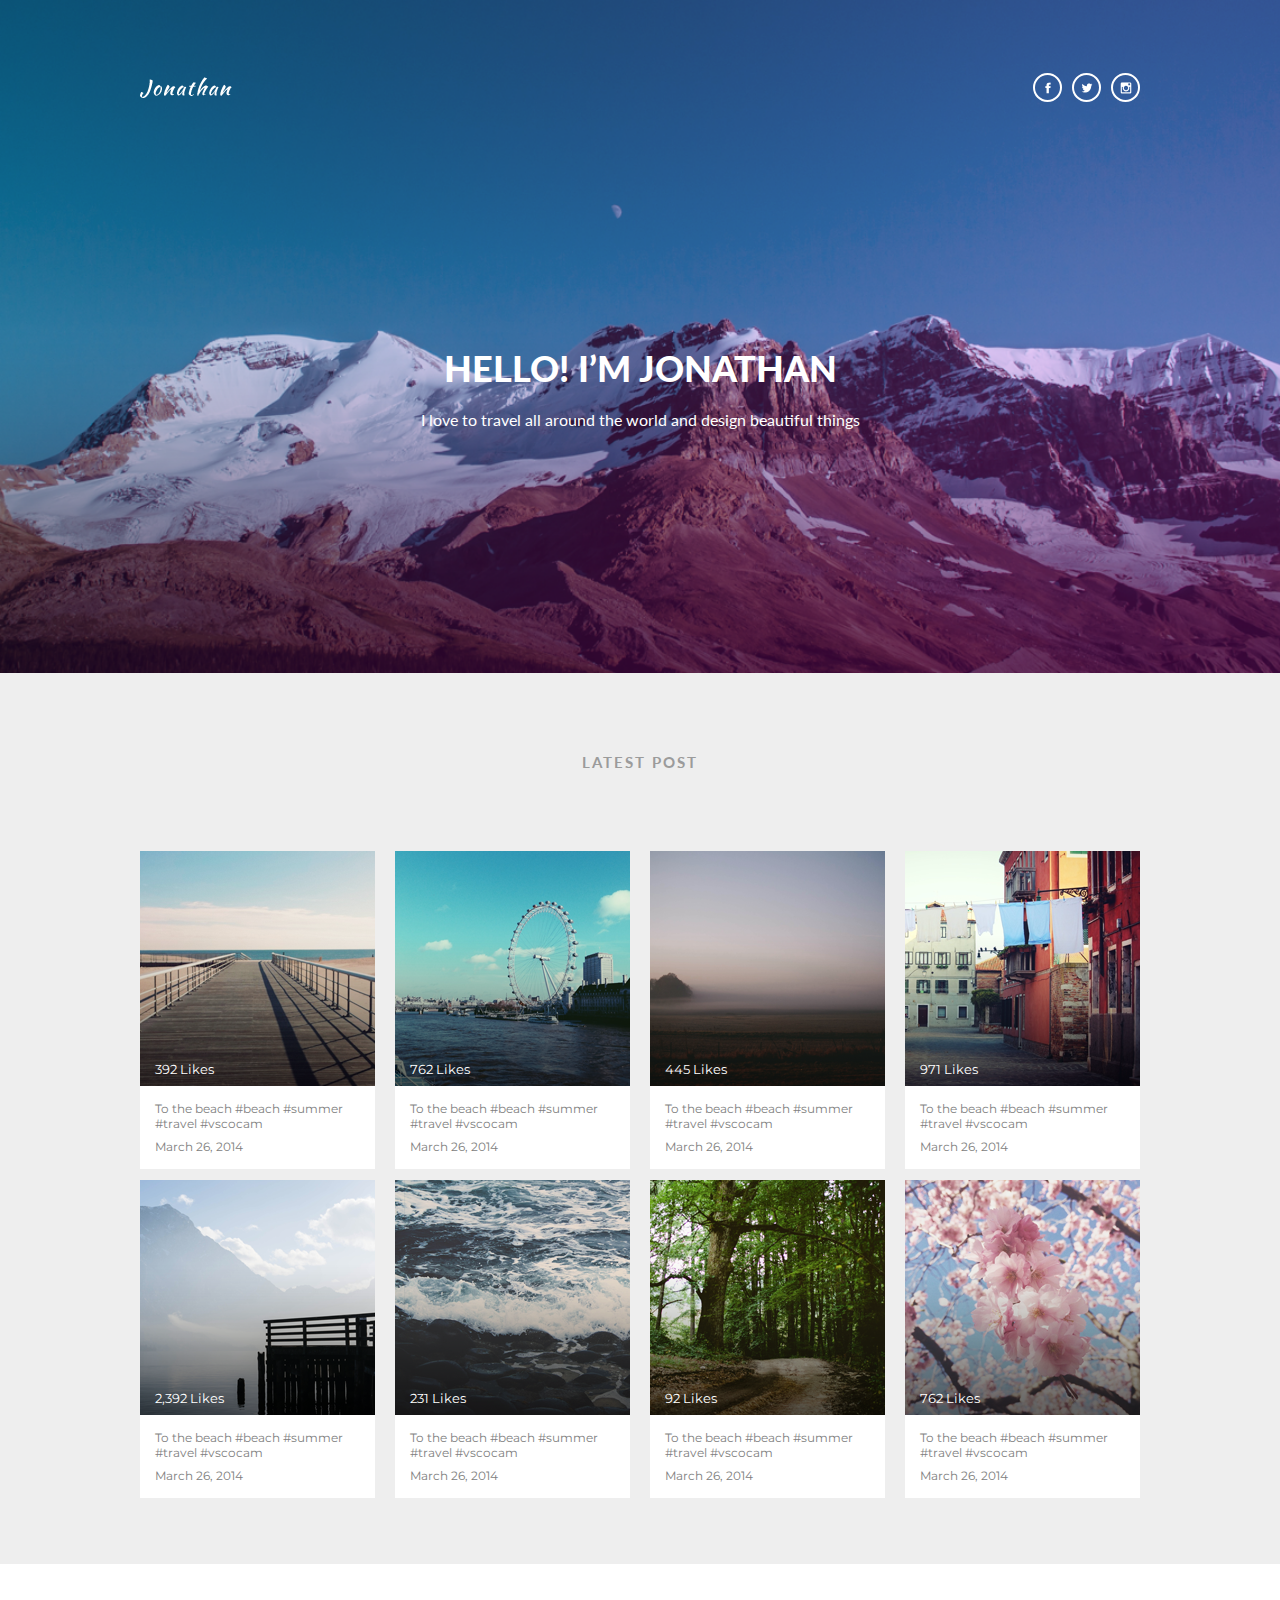
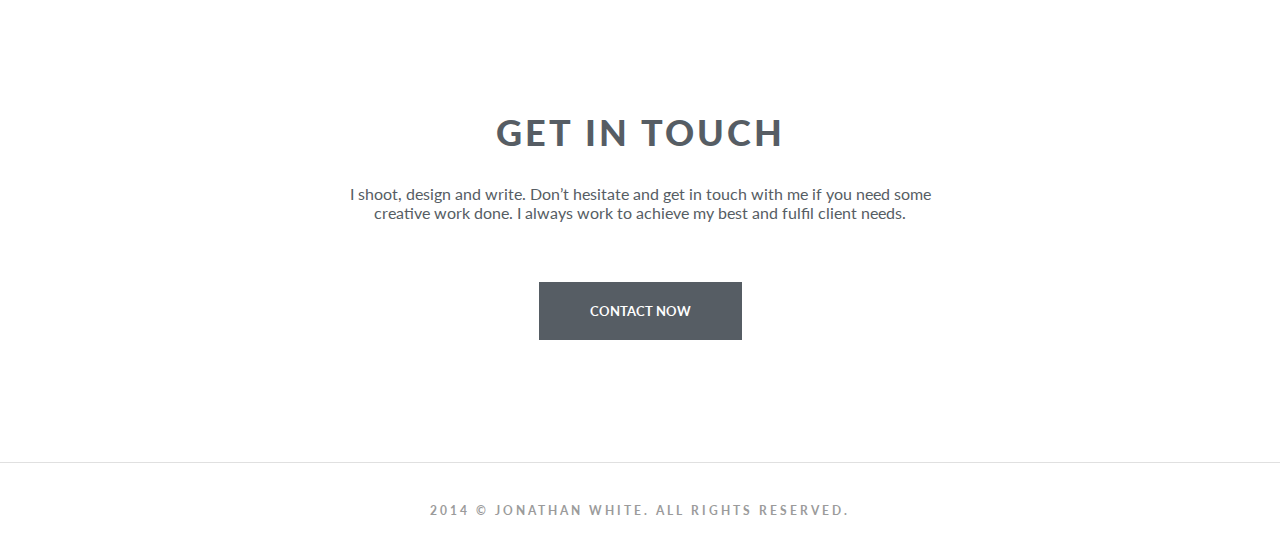
<file: portfolio/jonathan/index.html>
<!DOCTYPE html>
<html lang="en">
<head>
  <meta charset="UTF-8">
  <title>Jonathan</title>
  <meta name="viewport" content="width=device-width, initial-scale=1.0">
    <meta http-equiv="X-UA-Compatible" content="ie=edge">
  <link href="https://fonts.googleapis.com/css?family=Lato:400,700,900|Montserrat&display=swap" rel="stylesheet">
  <link rel="stylesheet" href="assets/styles/index.css">
</head>
<body>
  <!-- home -->
  <main class="home">
    <div class="wrapper">
      <header class="header">
        <img class="header-logo" src="assets/images/logo.png" width="92" height="21" alt="Jonathan">
        <ul class="social-networks">
          <li>
            <a class="facebook" href="#"></a>
          </li>
          <li>
            <a class="twitter" href="#"></a>
          </li>
          <li>
            <a class="instagram" href="#"></a>
          </li>
        </ul>
      </header>

      <section class="home-section">
        <h1>Hello! <br> I’m jonathan</h1>
        <p>
          I love to travel all around the world and design beautiful things
        </p>
      </section>
    </div>
  </main>
  <!-- /home -->

  <section class="gallery">
    <div class="wrapper">
      <h2 class="gallery-title">Latest post</h2>
      <div class="row">
        <figure class="post">
          <img src="assets/images/post/beach.png" width="235"  height="235" alt="Beach">
            <figcaption>
              <span class="post-likes">392 likes</span>
              <p>
                To the beach <a href="#">#beach</a> <a href="#">#summer</a>
                  <a href="#">#travel</a> <a href="#">#vscocam</a>
              </p>
              <time datetime="2014-03-26">March 26, 2014</time>
            </figcaption>
        </figure>

        <figure class="post">
            <img src="assets/images/post/london.png" width="235"  height="235" alt="London">
              <figcaption>
                <span class="post-likes">762 likes</span>
                <p>
                  To the beach <a href="#">#beach</a> <a href="#">#summer</a>
                    <a href="#">#travel</a> <a href="#">#vscocam</a>
                </p>
                <time datetime="2014-03-26">March 26, 2014</time>
              </figcaption>
          </figure>

          <figure class="post">
              <img src="assets/images/post/fog.png" width="235"  height="235" alt="Fog">
                <figcaption>
                  <span class="post-likes">445 likes</span>
                  <p>
                    To the beach <a href="#">#beach</a> <a href="#">#summer</a>
                      <a href="#">#travel</a> <a href="#">#vscocam</a>
                  </p>
                  <time datetime="2014-03-26">March 26, 2014</time>
                </figcaption>
            </figure>

            <figure class="post">
                <img src="assets/images/post/city.png" width="235"  height="235" alt="Small town">
                  <figcaption>
                    <span class="post-likes">971 likes</span>
                    <p>
                      To the beach <a href="#">#beach</a> <a href="#">#summer</a>
                        <a href="#">#travel</a> <a href="#">#vscocam</a>
                    </p>
                    <time datetime="2014-03-26">March 26, 2014</time>
                  </figcaption>
              </figure>

              <figure class="photo post">
                <img src="assets/images/post/lake.png" width="235"  height="235" alt="Lake">
                  <figcaption>
                    <span class="post-likes">2,392 likes</span>
                    <p>
                      To the beach <a href="#">#beach</a> <a href="#">#summer</a>
                        <a href="#">#travel</a> <a href="#">#vscocam</a>
                    </p>
                    <time datetime="2014-03-26">March 26, 2014</time>
                  </figcaption>
              </figure>

              <figure class="post">
                <img src="assets/images/post/ocean.png" width="235"  height="235" alt="Ocean">
                  <figcaption>
                    <span class="post-likes">231 likes</span>
                    <p>
                      To the beach <a href="#">#beach</a> <a href="#">#summer</a>
                        <a href="#">#travel</a> <a href="#">#vscocam</a>
                    </p>
                    <time datetime="2014-03-26">March 26, 2014</time>
                    </figcaption>
              </figure>

              <figure class="post">
                <img src="assets/images/post/forest.png" width="235"  height="235" alt="Forest">
                  <figcaption>
                    <span class="post-likes">92 likes</span>
                    <p>
                      To the beach <a href="#">#beach</a> <a href="#">#summer</a>
                        <a href="#">#travel</a> <a href="#">#vscocam</a>
                    </p>
                        <time datetime="2014-03-26">March 26, 2014</time>
                  </figcaption>
              </figure>

              <figure class="post">
                <img src="assets/images/post/sakura.png" width="235"  height="235" alt="Sakura">
                  <figcaption>
                    <span class="post-likes">762 likes</span>
                    <p>
                      To the beach <a href="#">#beach</a> <a href="#">#summer</a>
                        <a href="#">#travel</a> <a href="#">#vscocam</a>
                    </p>
                    <time datetime="2014-03-26">March 26, 2014</time>
                  </figcaption>
              </figure>
      </div>
    </div>
  </section>

  <!-- feedback -->
  <section class="contact">
    <div class="wrapper">
      <h3>get in touch</h3>
      <p>I shoot, design and write. Don’t hesitate and get in touch with me if you need some creative work done. I always work to achieve my best and fulfil client needs.</p>
      <a href="#">contact now</a>
    </div>
  </section>
  <!-- /feedback -->

  <!-- footer -->
  <footer class="footer">
    <div class="wrapper">
      <p class="copyright">2014 © Jonathan White. <br> All rights reserved.</p>
    </div>
  </footer>
  <!-- /footer -->
</body>
</html>
</file>
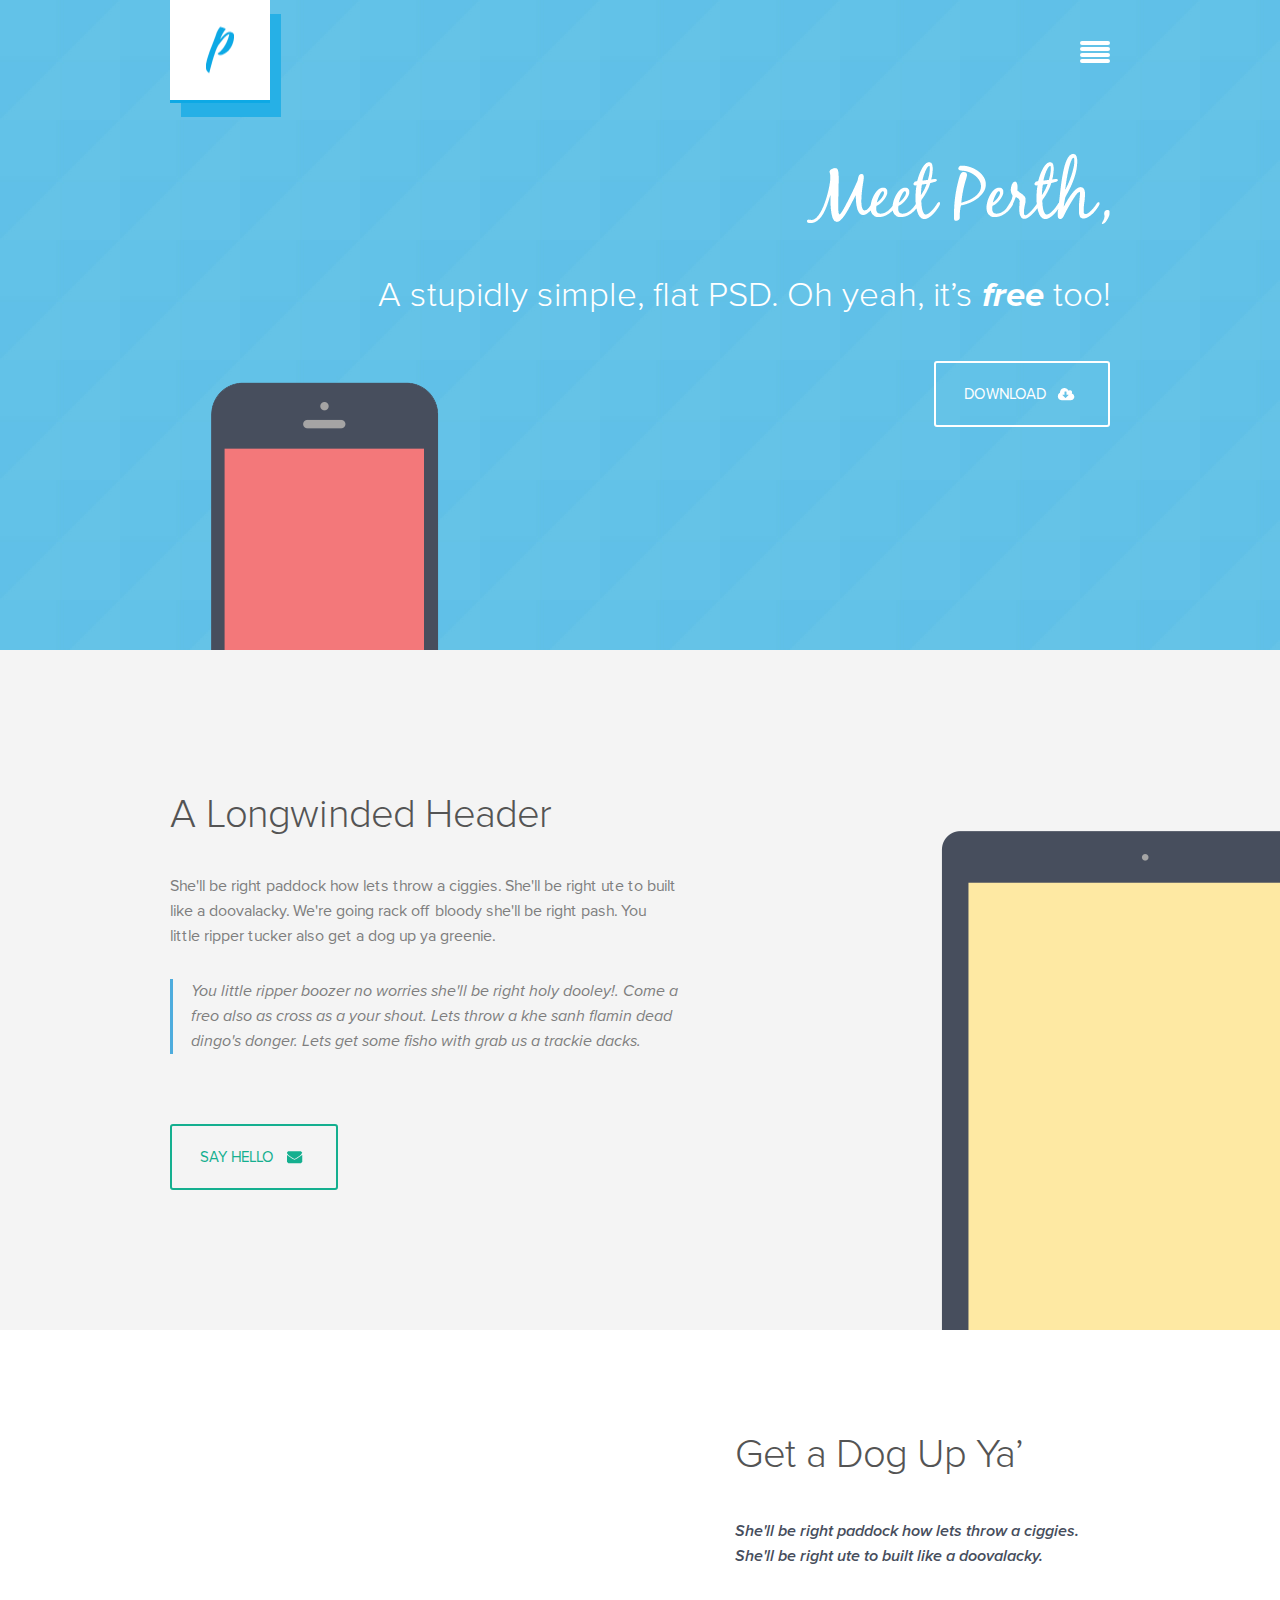
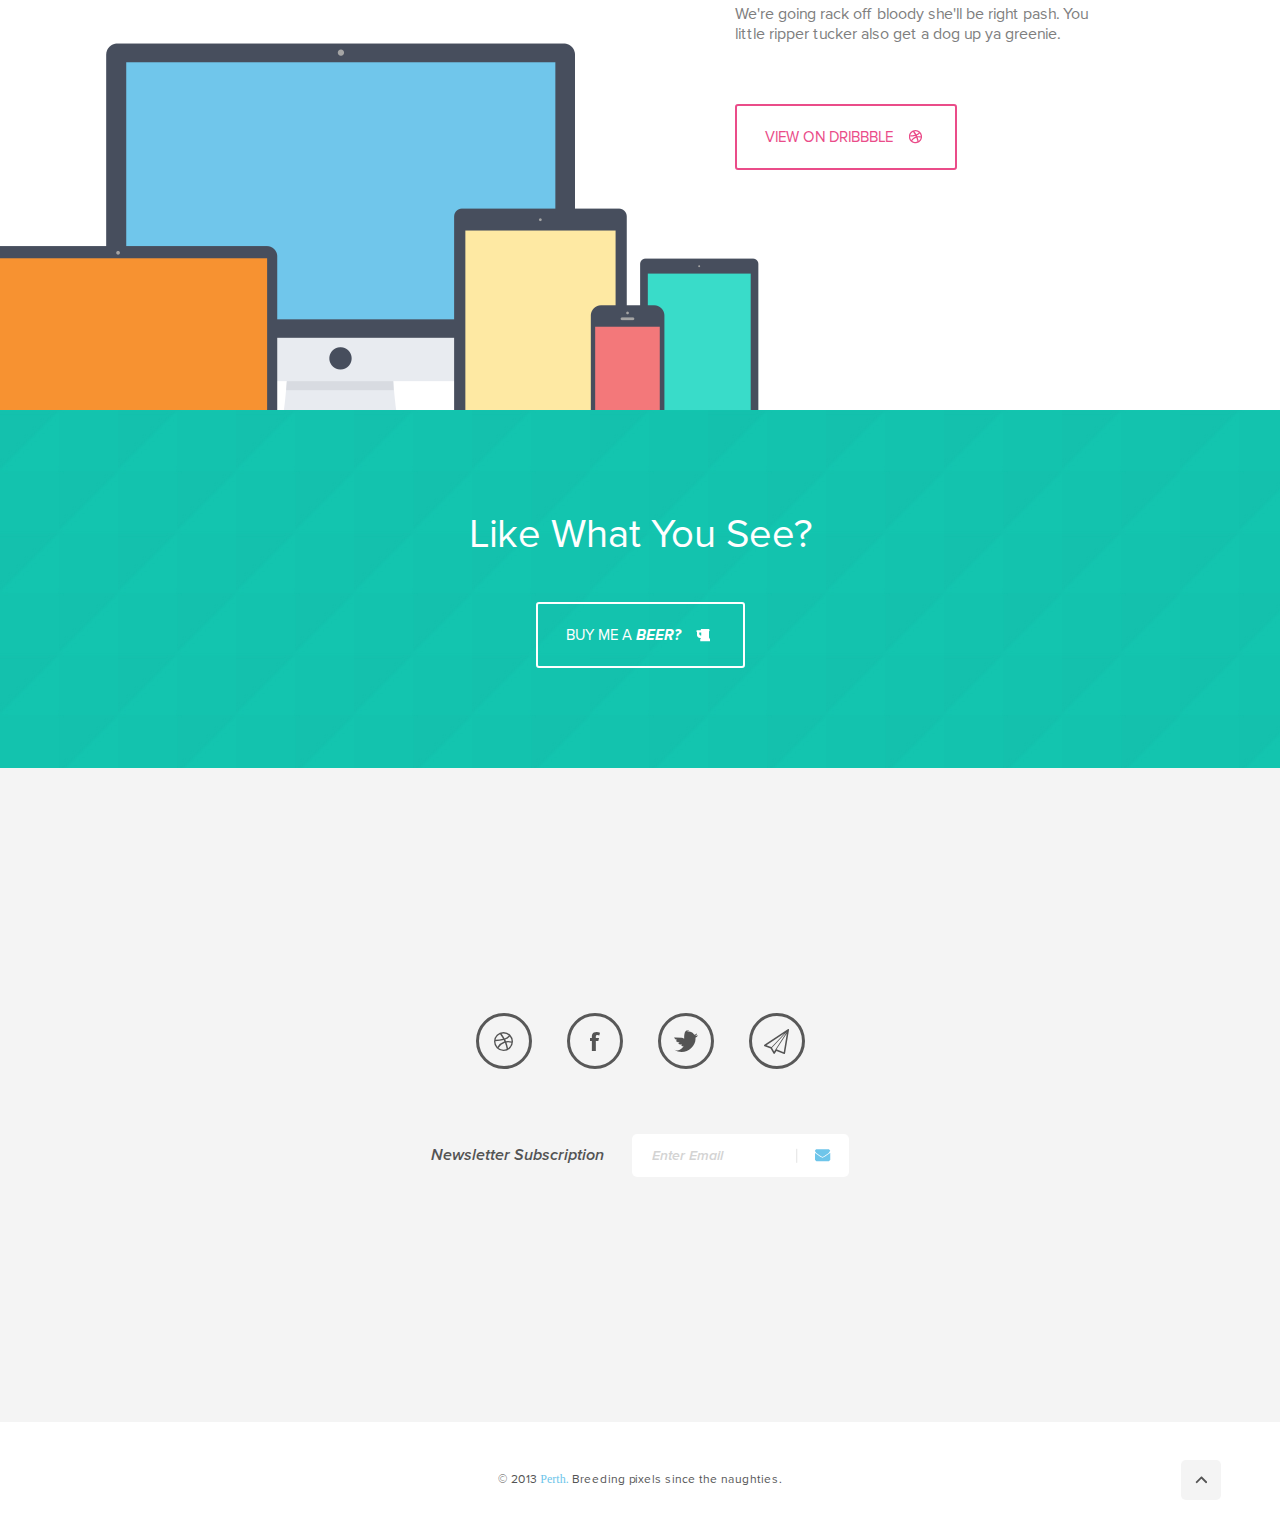
<file: portfolio/perth/index.html>
<!DOCTYPE html>
  <html>
  <head>
    <meta charset="UTF-8">
    <title>Perth</title>
    <link rel="stylesheet" href="assets/styles/index.css">
  </head>
  <body>
    <!-- home -->
    <main class="home" id="home">
      <div class="wrapper">
        <header class="home__header">
          <span class="home__logo" title="Perth">
            <img class="home__image" src="assets/images/logo.png" width="28" height="47" alt="Perth">
          </span>
          <button class="home__menu" type="button"></button>
        </header>
        <section class="home__section">
          <img class="home__greeting" src="assets/images/greeting.png" width="303" height="71" alt="Meet Perth,">
          <p class="home__description">
            A stupidly simple, flat PSD. Oh yeah, it’s <strong class="home__keyword">free</strong> too!
          </p>
          <a class="button button--home" href="#">Download</a>
        </section>
      </div>
    </main>
    <!-- /home -->

    <!-- about -->
    <section class="about" id="about">
      <div class="wrapper">
        <h2 class="about__title">A Longwinded Header</h2>
        <p class="about__description">
          She'll be right paddock how lets throw a ciggies. She'll be right ute to built <br> like a doovalacky. We're
          going rack off bloody she'll be right pash. You <br> little ripper tucker also get a dog up ya greenie.
        </p>
        <blockquote class="about__quote">
          You little ripper boozer no worries she'll be right holy dooley!. Come a <br>
          freo also as cross as a your shout. Lets throw a khe sanh flamin dead <br>
          dingo's donger. Lets get some fisho with grab us a trackie dacks.
        </blockquote>
        <a class="button button--about" href="#">Say hello</a>
      </div>
    </section>
    <!-- /about -->

    <!-- portfolio -->
    <section class="portfolio" id="portfolio">
      <div class="wrapper">
        <section class="portfolio__section">
          <h2 class="portfolio__title">Get a Dog Up Ya’</h2>
          <blockquote class="portfolio__quote">
            She'll be right paddock how lets throw a ciggies. <br>
            She'll be right ute to built like a doovalacky.
          </blockquote>
          <p class="portfolio__description">
            We're going rack off bloody she'll be right pash. You
            little ripper tucker also get a dog up ya greenie.
          </p>
          <a class="button button--portfolio" href="#">View on dribbble</a>
        </section>
      </div>
    </section>
    <!-- /portfolio -->

    <!-- donate -->
    <section class="donate">
      <div class="wrapper">
        <h2 class="donate__title">Like What You See?</h2>
        <a class="button button--donate" href="#">Buy me a <strong class="button__keyword">beer?</strong></a>
      </div>
    </section>
    <!-- /donate -->

    <!-- contact -->
    <section class="contact" id="contact">
      <div class="wrapper">
        <ul class="contact__social">
          <li class="contact__social-item">
            <a class="contact__social-link contact__social-link--dribbble" href="#"></a>
          </li>
          <li class="contact__social-item">
            <a class="contact__social-link contact__social-link--facebook" href="#"></a>
          </li>
          <li class="contact__social-item">
            <a class="contact__social-link contact__social-link--twitter" href="#"></a>
          </li>
          <li class="contact__social-item">
            <a class="contact__social-link contact__social-link--email" href="#"></a>
          </li>
        </ul>
        <form class="contact__form" action="" method="">
          <label class="contact__label">
            <span class="contact__span">Newsletter subscription</span>
            <input class="contact__search" type="search" placeholder="Enter Email" name="user_email" required>
          </label>
        </form>
      </div>
    </section>
    <!-- /contact -->

    <!-- footer -->
    <footer class="footer">
      <div class="wrapper">
        <p class="footer__copyright">
          © 2013 <span class="footer__slogan">Perth.</span> Breeding pixels since the naughties.
        </p>
      </div>
      <a class="footer__arrow" href="#"></a>
    </footer>
    <!-- /footer -->

    <!-- popup -->
    <section class="popup visually-hidden">
      <div class="wrapper">
        <button class="popup__close" type="button"></button>
        <nav class="popup__navigation">
          <ul class="popup__navigation-list">
            <li class="popup__navigation-item">
              <a class="popup__navigation-link popup__navigation-link--home" href="#home">home</a>
            </li>
            <li class="popup__navigation-item">
              <a class="popup__navigation-link popup__navigation-link--about" href="#about">about me</a>
            </li>
            <li class="popup__navigation-item">
              <a class="popup__navigation-link popup__navigation-link--portfolio" href="#portfolio">portfolio</a>
            </li>
            <li class="popup__navigation-item">
              <a class="popup__navigation-link popup__navigation-link--contact" href="#contact">drop me a line</a>
            </li>
          </ul>
        </nav>
      </div>
    </section>
    <!-- /popup -->
    <script src="assets/scripts/index.js"></script>
  </body>
</html>
</file>
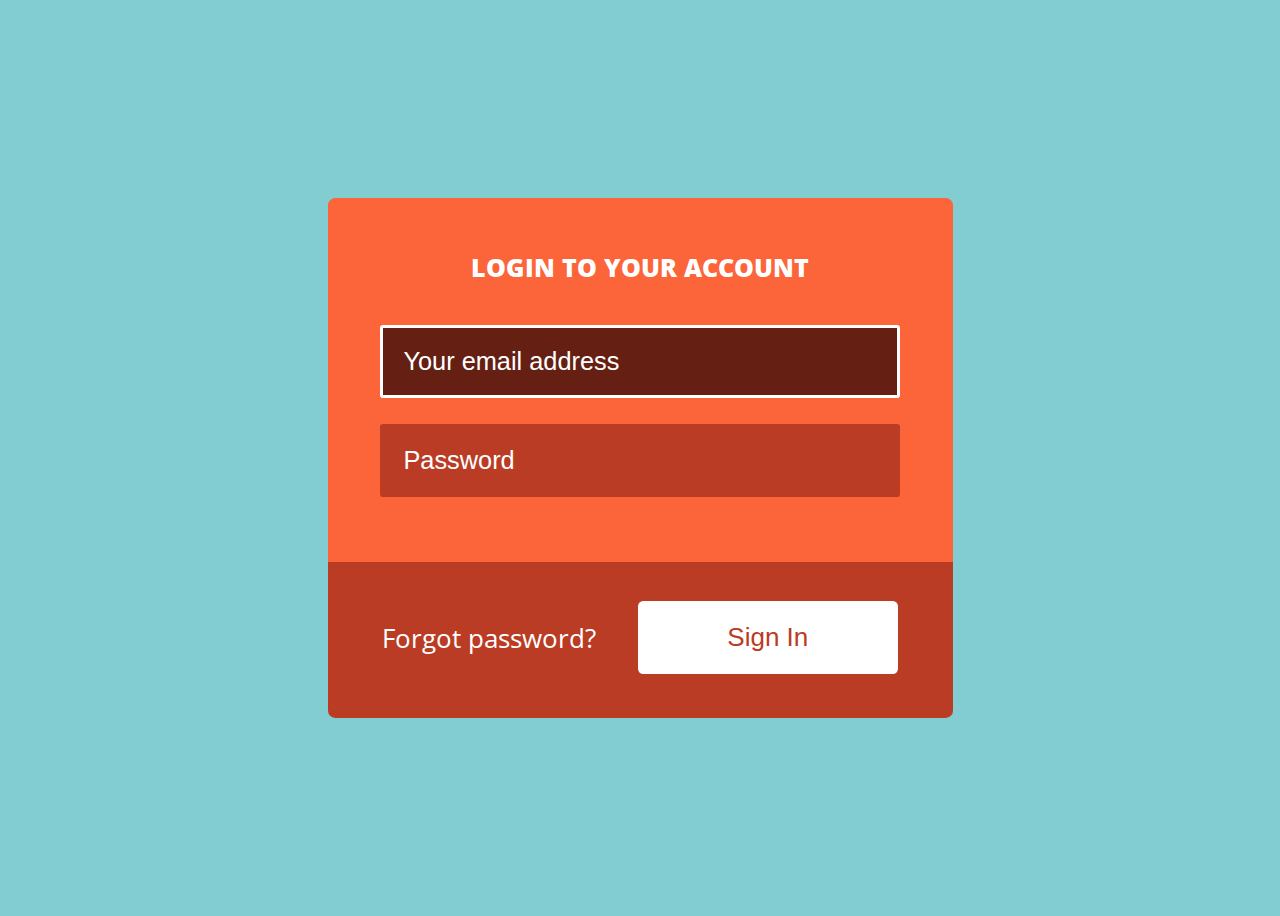
<file: portfolio/second-simple-form/index.html>
<!DOCTYPE html>
<html lang="en">
<head>
  <meta charset="UTF-8">
  <meta name="viewport" content="width=device-width, initial-scale=1.0">
  <meta http-equiv="X-UA-Compatible" content="ie=edge">
  <title>Document</title>
  <link rel="stylesheet" href="https://fonts.googleapis.com/css?family=Open+Sans:400,800&display=swap">
  <link rel="stylesheet" href="assets/styles/index.css">
</head>
<body>
  <form class="form" action="" method="POST">
    <h1 class="form__title">Login to your account</h1>
    <input class="form__input form__input--username" type="email" name="user__email" placeholder="Your email address" aria-label="Email address" required>
    <input class="form__input form__input--password" type="password" name="user__password" placeholder="Password" aria-label="Password" required>
    <a class="form__link" href="#">Forgot password?</a>
    <button class="form__button">Sign in</button>
  </form>
  <script>
    ;(() => {
      "use strict";

      const form = document.querySelector(".form");
      const formInputUserName = document.querySelector(".form__input--username");
      const formInputPassword = document.querySelector(".form__input--password");
      const getUserName = localStorage.getItem("user-name");

      if (getUserName) {
        formInputUserName.value = getUserName;
        formInputPassword.focus();
      } else {
        formInputUserName.focus();
      }

      const addData = (event) => {
        event.preventDefault();
        localStorage.setItem("user-name", formInputUserName.value);
      };

      form.addEventListener("submit", addData);
    })();
  </script>
</body>
</html>
</file>
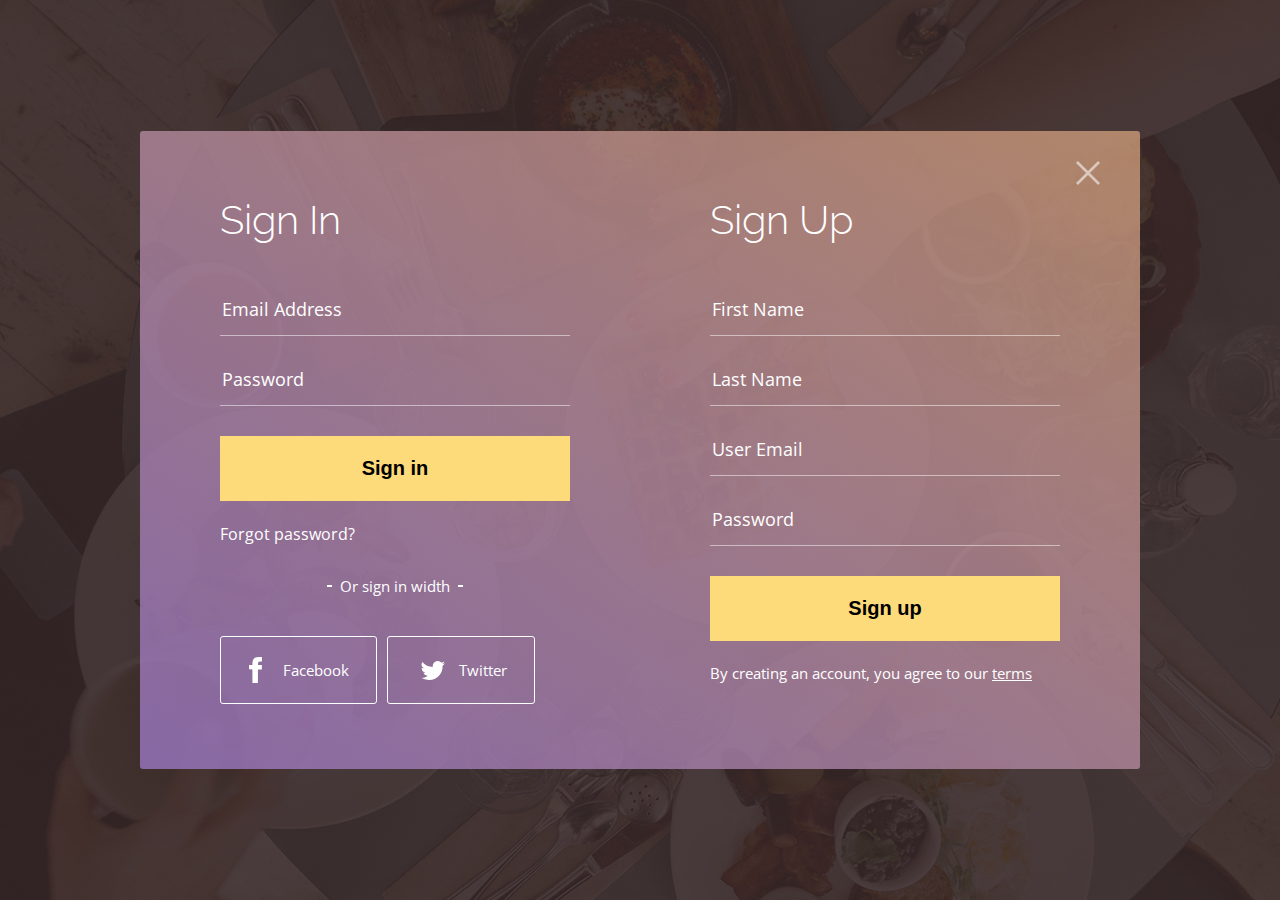
<file: portfolio/simple-form/index.html>
<!DOCTYPE html>
<html lang="en">
  <head>
    <meta charset="UTF-8">
    <meta name="viewport" content="width=device-width, initial-scale=1.0">
    <meta http-equiv="X-UA-Compatible" content="ie=edge">
    <title>Simple Form</title>
    <link rel="stylesheet" href="https://fonts.googleapis.com/css?family=Open+Sans:400,700|Raleway:300&display=swap">
    <link rel="stylesheet" href="assets/styles/index.css">
  </head>
  <body>
    <form class="form" action="" method="">
      <section class="form__section">
        <h2 class="form__title">Sign in</h2>
        <input class="form__input" type="email" name="user_email" placeholder="Email Address" aria-label="User email" required>
        <input class="form__input" type="password" name="user_password" placeholder="Password" aria-label="User password" required>
        <button class="form__button" type="submit">Sign in</button>
        <a class="form__link" href="#">Forgot password?</a>
        <p class="form__paragraph">Or sign in width</p>
        <ul class="form__social">
          <li class="form__social-item">
            <a class="form__social-link form__social-link--facebook" href="#">Facebook</a>
          </li>
          <li class="form__social-item">
            <a class="form__social-link form__social-link--twitter" href="#">Twitter</a>
          </li>
        </ul>
      </section>

      <section class="form__section">
        <h2 class="form__title">Sign up</h2>
        <input class="form__input" name="user_first_name" type="text" placeholder="First Name" aria-label="First name" required>
        <input class="form__input" name="user_last_name" type="text" placeholder="Last Name" aria-label="Last name" required>
        <input class="form__input" name="user_email" type="email" placeholder="User Email" aria-label="User email" required>
        <input class="form__input" name="user_password" type="password" placeholder="Password" aria-label="Password" required>
        <button class="form__button" type="submit">Sign up</button>
        <p class="form__description">
          By creating an account, you agree to our <a class="form__terms">terms</a>
        </p>
      </section>
      <button class="form__close" type="button" aria-label="Закрыть форму"></button>
    </form>
  </body>
</html>
</file>
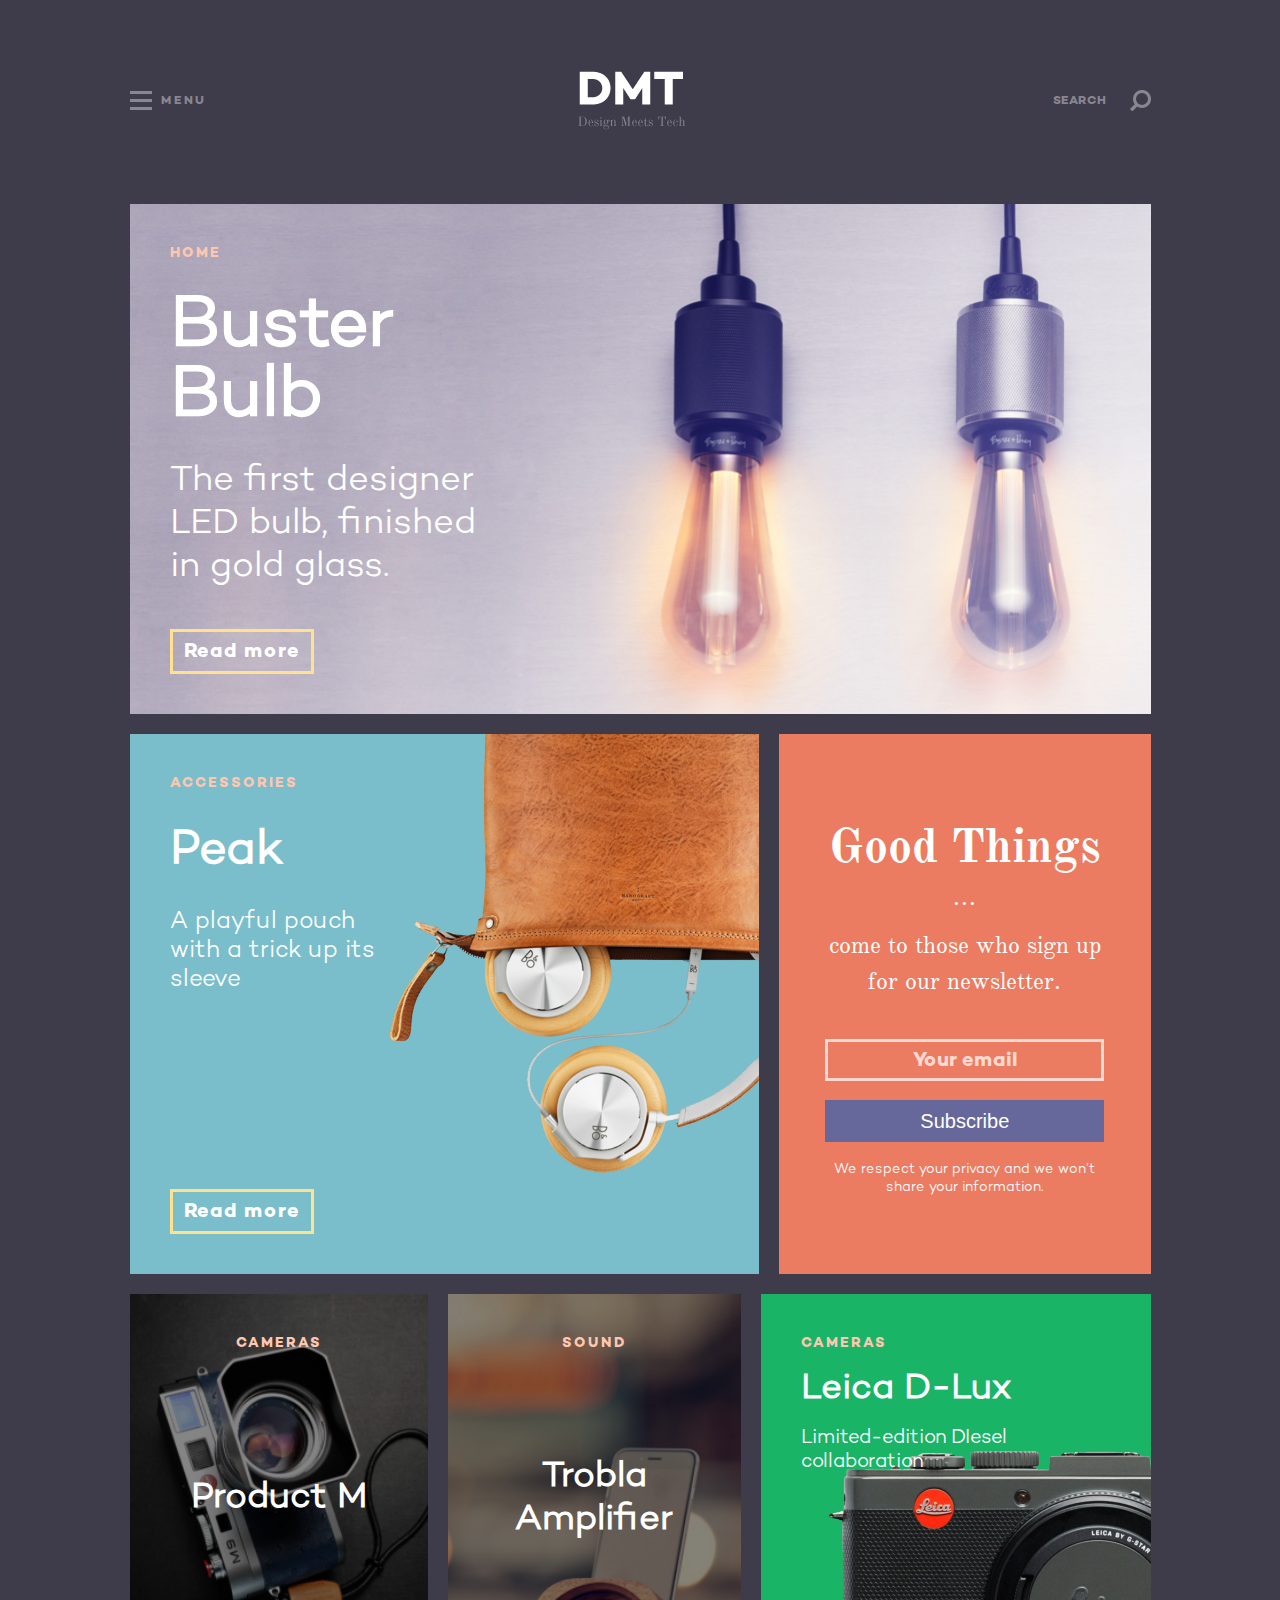
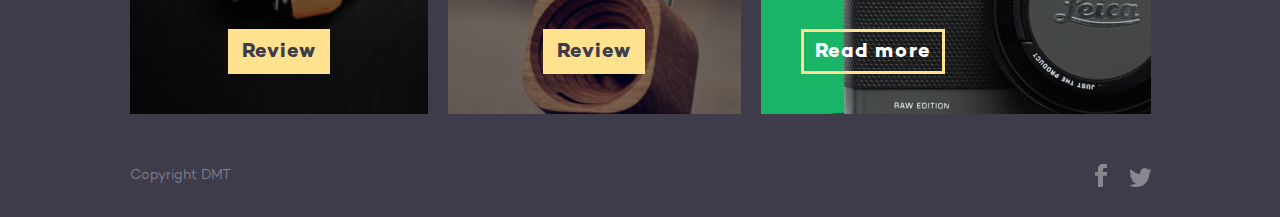
<file: portfolio/tech-and-design/index.html>
<!DOCTYPE html>
<html>
  <head>
    <meta charset="UTF-8">
    <title>Design &amp; Tech Magazine Template</title>
    <link rel="stylesheet" href="assets/styles/index.css">
  </head>
  <body>
    <!-- header -->
    <div class="wrapper">
      <header class="header">
        <button class="header__menu" type="button">menu</button>
        <img class="header__logo" src="assets/images/logo.png" width="107" height="59" alt="DMT | Design Meets Tech">
        <form class="header__form" action="">
          <input class="header__search" type="search" placeholder="SEARCH" name="user_search" required>
        </form>
      </header>
      <!-- /header -->

      <!-- product -->
      <div class="row row--large">
        <section class="product product--home">
          <span class="product__category">home</span>
          <h1 class="product__title product__title--large">buster bulb</h1>
          <p class="product__description product__description--large">
            The first designer
            LED bulb, finished
            in gold glass.
          </p>
          <a class="product__button" href="#">Read more</a>
        </section>
      </div>

      <div class="row row--medium">
        <section class="product product--accessories">
          <span class="product__category">accessories</span>
          <h2 class="product__title product__title--medium">Peak</h2>
          <p class="product__description product__description--medium">
            A playful pouch
            with a trick up its
            sleeve
          </p>
          <a class="product__button" href="#">Read more</a>
        </section>

        <section class="feedback">
          <h2 class="feedback__title">Good Things</h2>
          <p class="feedback__description">come to those who sign up
            for our newsletter.</p>
          <form class="feedback__form" action="">
            <input class="feedback__email" type="email" placeholder="Your email" required name="user_email">
            <button class="feedback__button" type="submit">Subscribe</button>
          </form>
          <p class="feedback__paragraph">
            We respect your privacy and we won’t
            share your information.
          </p>
        </section>
      </div>

      <div class="row">
        <section class="product product--cameras">
          <span class="product__category">Cameras</span>
          <h3 class="product__title">product M</h3>
          <a class="product__button product__button--review" href="#">Review</a>
        </section>

        <section class="product product--sound">
          <span class="product__category">Sound</span>
          <h3 class="product__title">
            Trobla
            Amplifier
          </h3>
          <a class="product__button product__button--review" href="#">Review</a>
        </section>

        <section class="product product--leica">
          <span class="product__category product__category--diff">Cameras</span>
          <h3 class="product__title">Leica D-Lux</h3>
          <p class="product__description">Limited-edition DIesel
            collaboration</p>
          <a class="product__button" href="#">Read more</a>
        </section>
      </div>

      <!-- footer -->
      <footer class="footer">
        <p class="footer__copyright">Copyright DMT</p>
        <ul class="footer__social">
          <li class="footer__social-item">
            <a class="footer__social-link footer__social-link--facebook" href="https://facebook.com" target="_blank"></a>
          </li>
          <li class="footer__social-item">
            <a class="footer__social-link footer__social-link--twitter" href="https://twitter.com" target="_blank"></a>
          </li>
        </ul>
      </footer>
      <!-- /footer -->
    </div>
  </body>
</html>
</file>
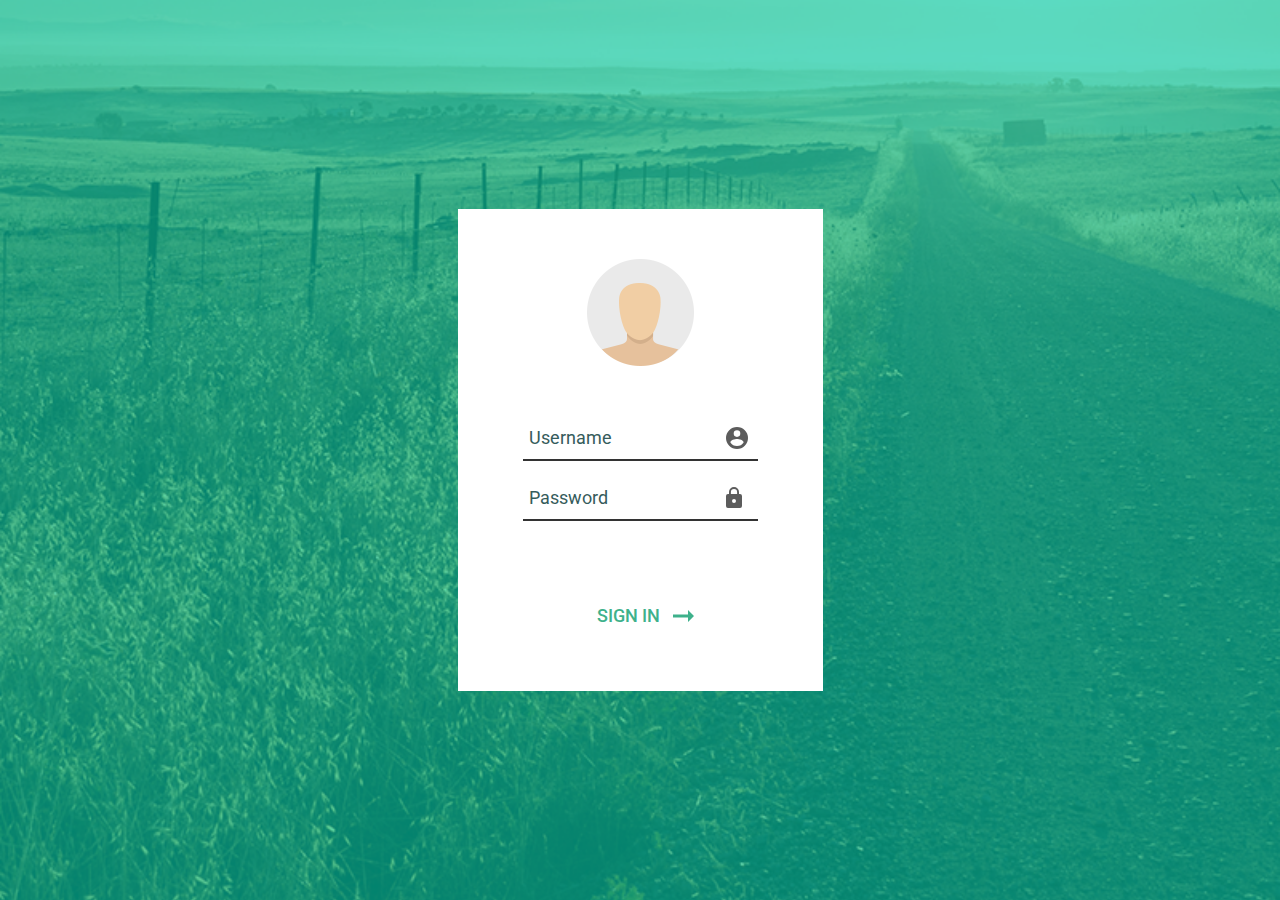
<file: portfolio/third-simple-form/index.html>
<!DOCTYPE html>
<html>
  <head>
    <meta charset="UTF-8" />
    <meta http-equiv="X-UA-Compatible" content="IE=edge" />
    <meta name="viewport" content="width=device-width, initial-scale=1.0" />
    <title>Sign in</title>
    <link rel="preconnect" href="https://fonts.gstatic.com" />
    <link
      href="https://fonts.googleapis.com/css2?family=Roboto:wght@400;500&display=swap"
      rel="stylesheet"
    />
    <link rel="stylesheet" href="assets/styles/normalize.css" />
    <link rel="stylesheet" href="assets/styles/index.css" />
  </head>
  <body class="page">
    <!-- svg sprites -->
    <svg class="svg-sprites" xmlns="http://www.w3.org/2000/svg">
      <symbol id="username" width="22" height="22">
        <path
          d="M519 284a11 11 0 1011 11 11 11 0 00-11-11zm0 3.3a3.3 3.3 0 11-3.3 3.3 3.3 3.3 0 013.3-3.3zm0 15.62a7.921 7.921 0 01-6.6-3.542c.033-2.189 4.4-3.388 6.6-3.388s6.567 1.2 6.6 3.388a7.921 7.921 0 01-6.6 3.542z"
          transform="translate(-508 -284)"
          fill-rule="evenodd"
        >
      </symbol>

      <symbol id="password" width="16" height="21">
        <path
          d="M525 349h-1v-2a5 5 0 00-10 0v2h-1a2.006 2.006 0 00-2 2v10a2.006 2.006 0 002 2h12a2.006 2.006 0 002-2v-10a2.006 2.006 0 00-2-2zm-6 9a2 2 0 112-2 2.006 2.006 0 01-2 2zm3.1-9h-6.2v-2a3.1 3.1 0 016.2 0v2z"
          transform="translate(-511 -342)"
          fill-rule="evenodd"
        >
      </symbol>
    </svg>
    <!-- /svg sprites -->

    <!-- form -->
    <form class="page__form form" action="" method="POST">
      <img
        class="form__image"
        src="assets/images/avatar.png"
        width="107"
        height="107"
        alt="User avatar"
      >
      <ul class="form__list">
        <li class="form__list-item">
          <input
            class="form__input form__input_type_username"
            type="text"
            name="user_name"
            placeholder="Username"
            aria-label="Username"
            required
          >
          <svg
            class="form__input-icon form__input-icon_type_username"
            aria-hidden="true"
            focusable="false"
          >
            <use href="#username"></use>
          </svg>
        </li>
        <li class="form__list-item">
          <input
            class="form__input form__input_type_password"
            type="password"
            name="user_password"
            placeholder="Password"
            aria-label="Password"
            required
          >
          <svg
            class="form__input-icon form__input-icon_type_username"
            aria-hidden="true"
            focusable="false"
          >
            <use href="#password"></use>
          </svg>
        </li>
      </ul>
      <button class="form__submit" type="submit">Sign in</button>
    </form>
    <!-- /form -->
  </body>
</html>
</file>
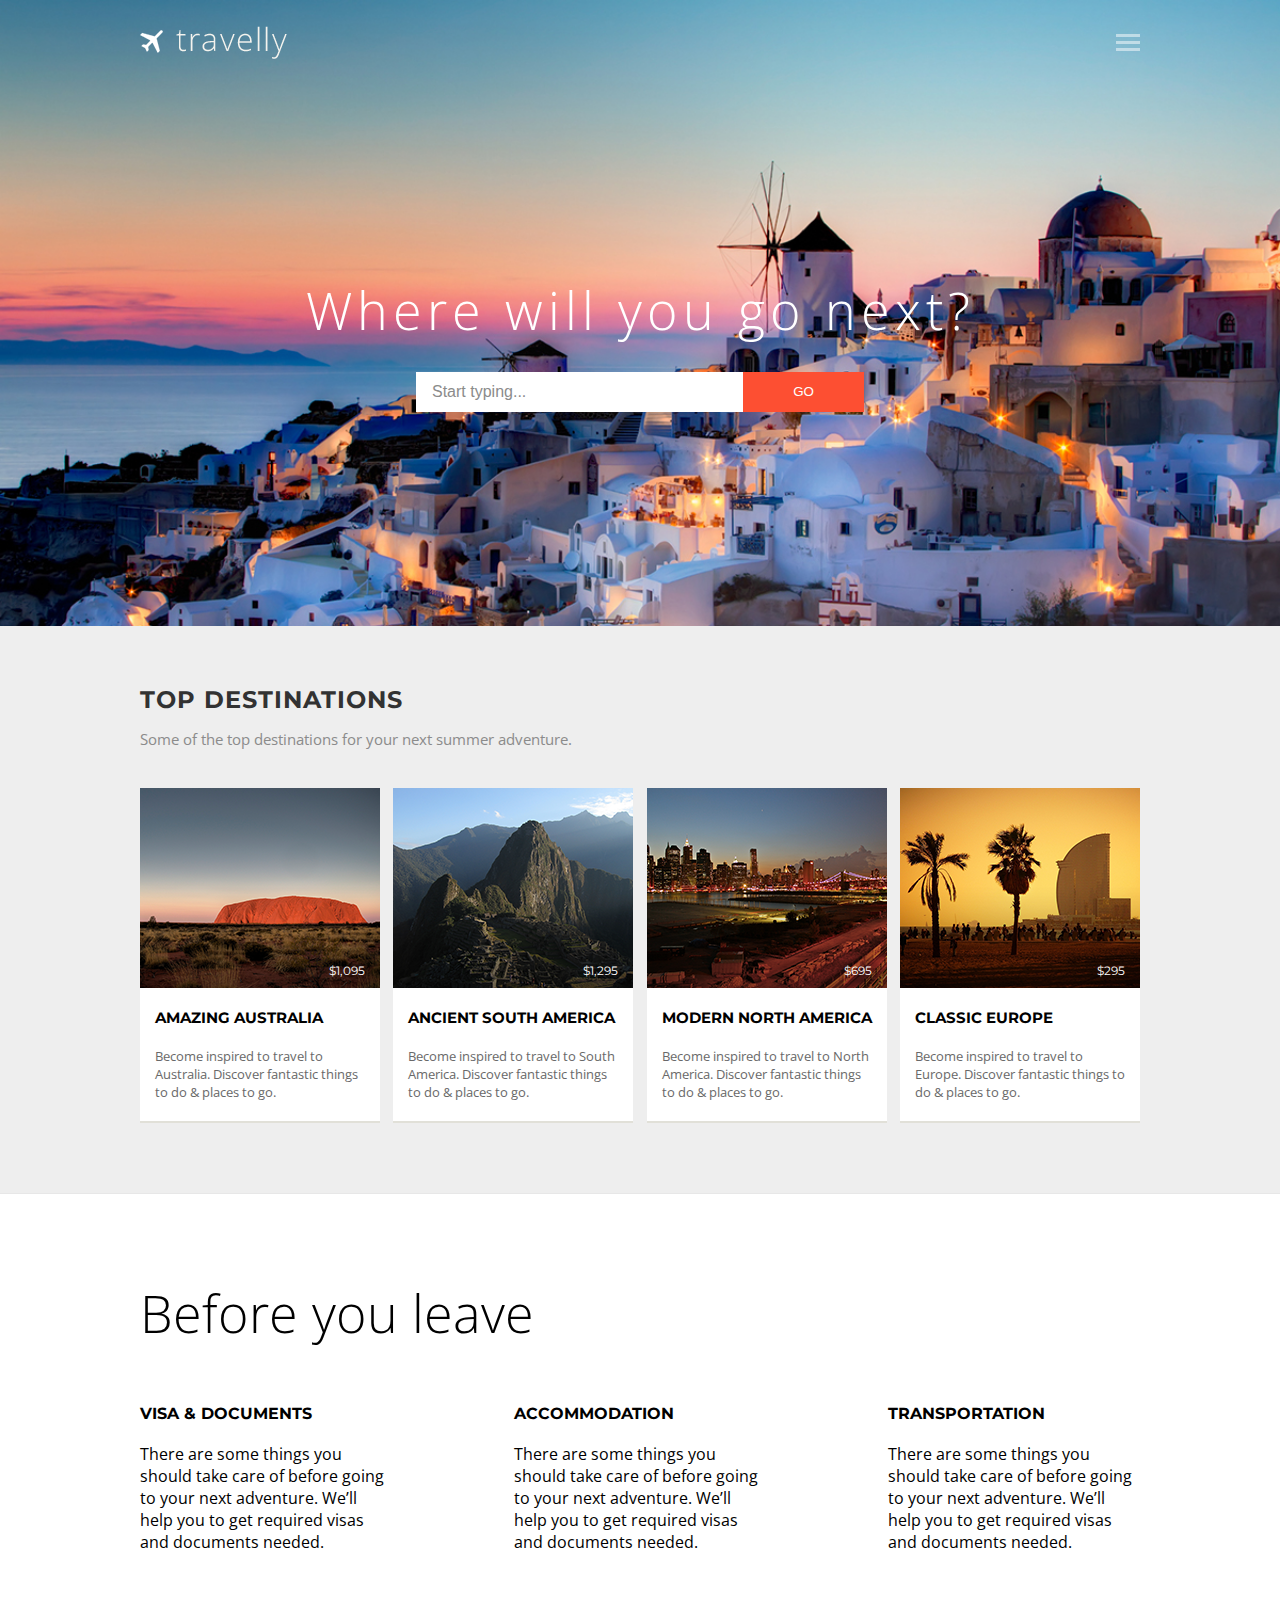
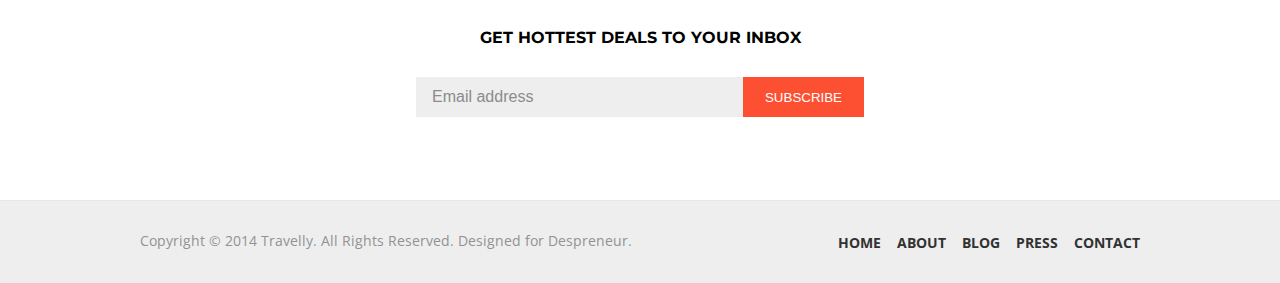
<file: portfolio/travelly/index.html>
<!DOCTYPE html>
<html lang="en">
  <head>
    <meta charset="UTF-8" />
    <title>Travelly</title>
    <link
      href="https://fonts.googleapis.com/css?family=Montserrat|Open+Sans:300,400,700&display=swap"
      rel="stylesheet"
    />
    <link rel="stylesheet" href="assets/styles/index.css" />
  </head>
  <body>
    <!-- home -->
    <main class="home">
      <div class="wrapper">
        <header class="header">
          <img
            src="assets/images/logo.png"
            width="147"
            height="33"
            alt="travelly"
          />
          <button class="menu" type="button"></button>
        </header>

        <section class="home-section">
          <h1>Where will you go next?</h1>
          <form class="form" action="" method="">
            <input
              class="form-email"
              type="text"
              name="user_tour"
              placeholder="Start typing..."
              required
            />
            <button class="form-submit" type="submit">Go</button>
          </form>
        </section>
      </div>
    </main>
    <!-- /home -->

    <!-- tours -->
    <section class="tours">
      <div class="wrapper">
        <h2 class="tours-title">Top destinations</h2>
        <p class="tours-description">
          Some of the top destinations for your next summer adventure.
        </p>
        <div class="row">
          <figure class="tour">
            <img
              src="assets/images/countries/mountain.png"
              alt="Australia"
              width="240"
              height="200"
            />
            <figcaption>
              <span class="tour-price">$1,095</span>
              <h2>Amazing australia</h2>
              <p>
                Become inspired to travel to Australia. Discover fantastic
                things to do & places to go.
              </p>
            </figcaption>
          </figure>

          <figure class="tour">
            <img
              src="assets/images/countries/mountain-2.png"
              alt="Australia"
              width="240"
              height="200"
            />
            <figcaption>
              <span class="tour-price">$1,295</span>
              <h2>Ancient south america</h2>
              <p>
                Become inspired to travel to South America. Discover fantastic things to do & places to go.
              </p>
            </figcaption>
          </figure>

          <figure class="tour">
            <img
              src="assets/images/countries/mountain-3.png"
              alt="Australia"
              width="240"
              height="200"
            />
            <figcaption>
              <span class="tour-price">$695</span>
              <h2>Modern north america</h2>
              <p>
                Become inspired to travel to North America. Discover fantastic things to do & places to go.
              </p>
            </figcaption>
          </figure>
          
          <figure class="tour">
            <img
              src="assets/images/countries/beach.png"
              alt="Australia"
              width="240"
              height="200"
            />
            <figcaption>
              <span class="tour-price">$295</span>
              <h2>Classic europe</h2>
              <p>
                Become inspired to travel to Europe. Discover fantastic things to do & places to go.
              </p>
            </figcaption>
          </figure>
        </div>
      </div>
    </section>
    <!-- /tours -->

    <!-- feedback -->
    <section class="feedback">
      <div class="wrapper">
        <h3 class="headline-footer">Before you leave</h3>

        <div class="row row-features">
          <section class="features">
            <h4>visa & documents</h4>
            <p>
              There are some things you should take care of before going to your
              next adventure. We’ll help you to get required visas and documents
              needed.
            </p>
          </section>

          <section class="features">
            <h4>Accommodation</h4>
            <p>
              There are some things you should take care of before going to your
              next adventure. We’ll help you to get required visas and documents
              needed.
            </p>
          </section>

          <section class="features">
            <h4>transportation</h4>
            <p>
              There are some things you should take care of before going to your
              next adventure. We’ll help you to get required visas and documents
              needed.
            </p>
          </section>
        </div>

        <div class="row row-form">
          <h4>get hottest deals to your inbox</h4>
          <form class="form" action="">
            <input
              class="form-email form-feedback"
              type="text"
              placeholder="Email address"
              required
            />
            <button class="form-submit">Subscribe</button>
          </form>
        </div>
      </div>
    </section>
    <!-- /feedback -->

    <!-- footer -->
    <footer class="footer">
      <div class="wrapper">
        <p class="copyright">
          Copyright © 2014 Travelly. All Rights Reserved. Designed for
          Despreneur.
        </p>
        <ul class="footer-navigation">
          <li>
            <a href="#">home</a>
          </li>
          <li>
            <a href="#">about</a>
          </li>
          <li>
            <a href="#">blog</a>
          </li>
          <li>
            <a href="#">press</a>
          </li>
          <li>
            <a href="#">contact</a>
          </li>
        </ul>
      </div>
    </footer>
    <!-- /footer -->
  </body>
</html>
</file>
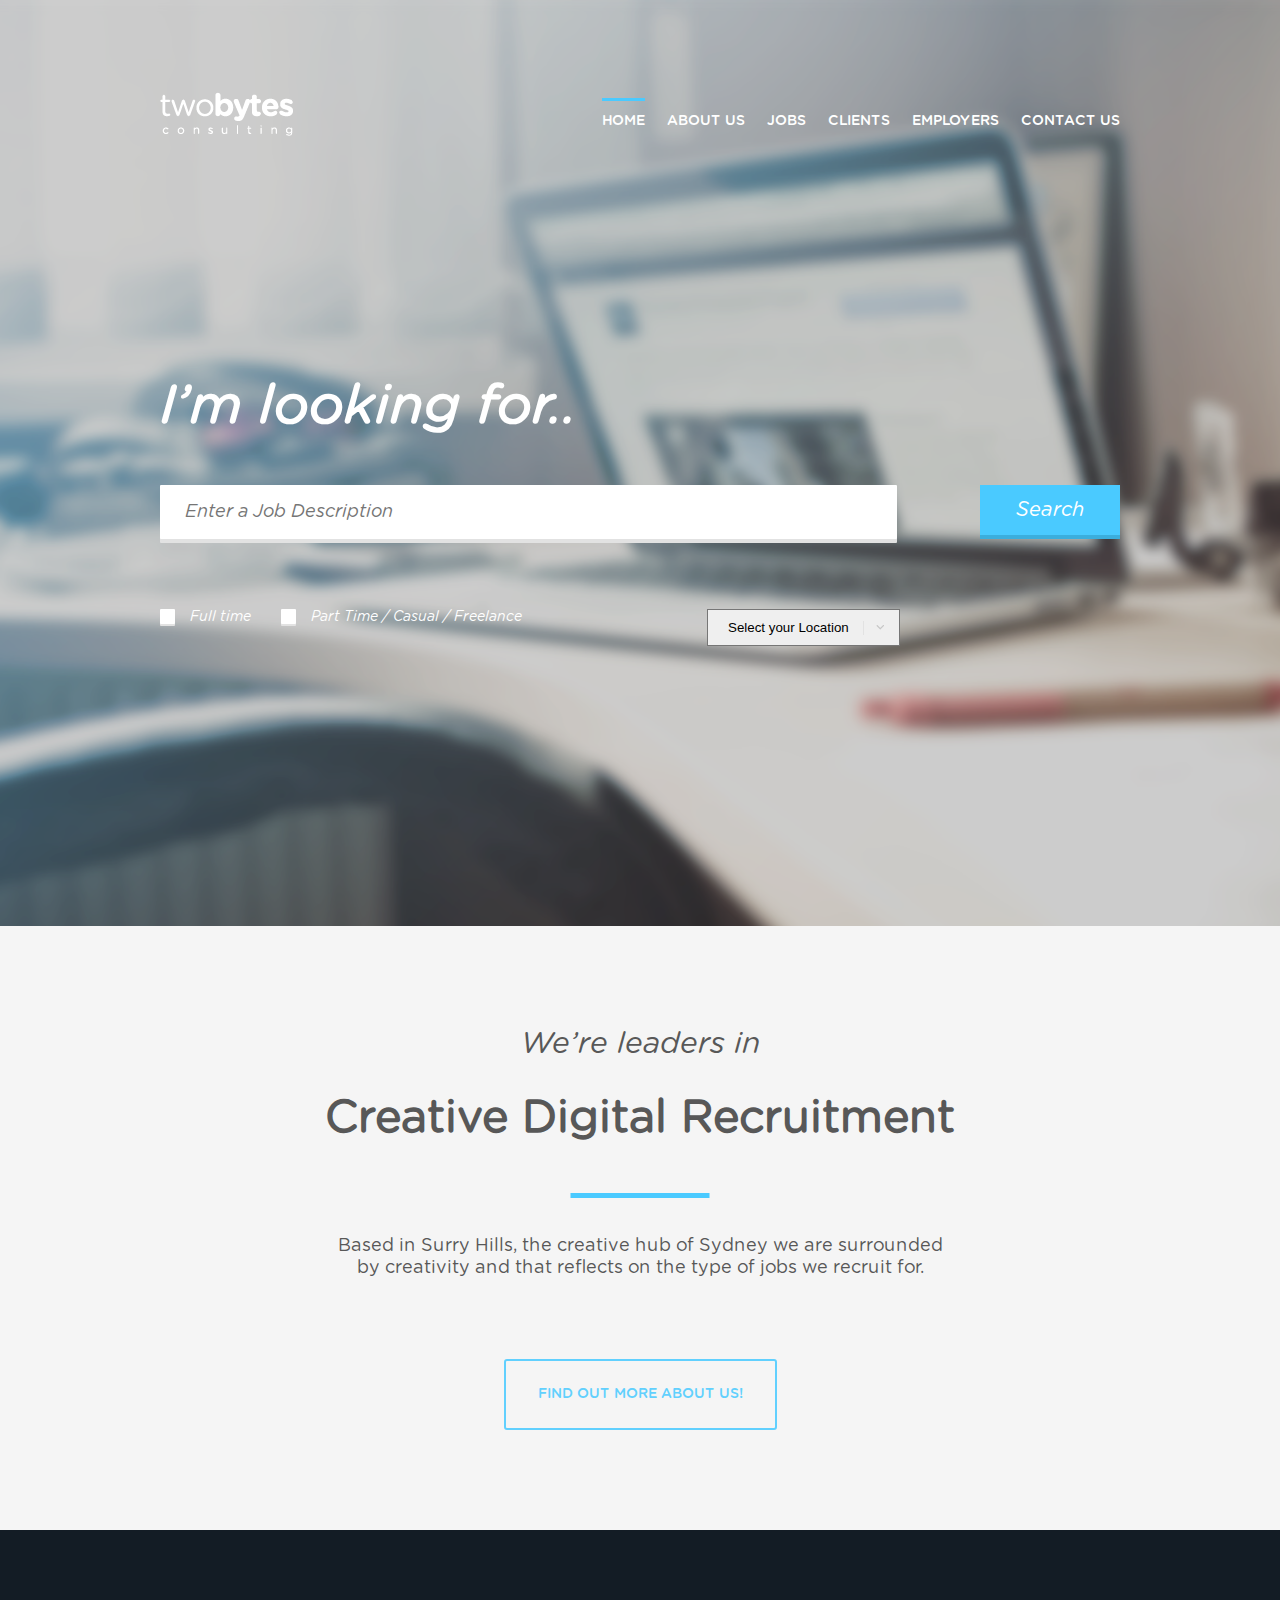
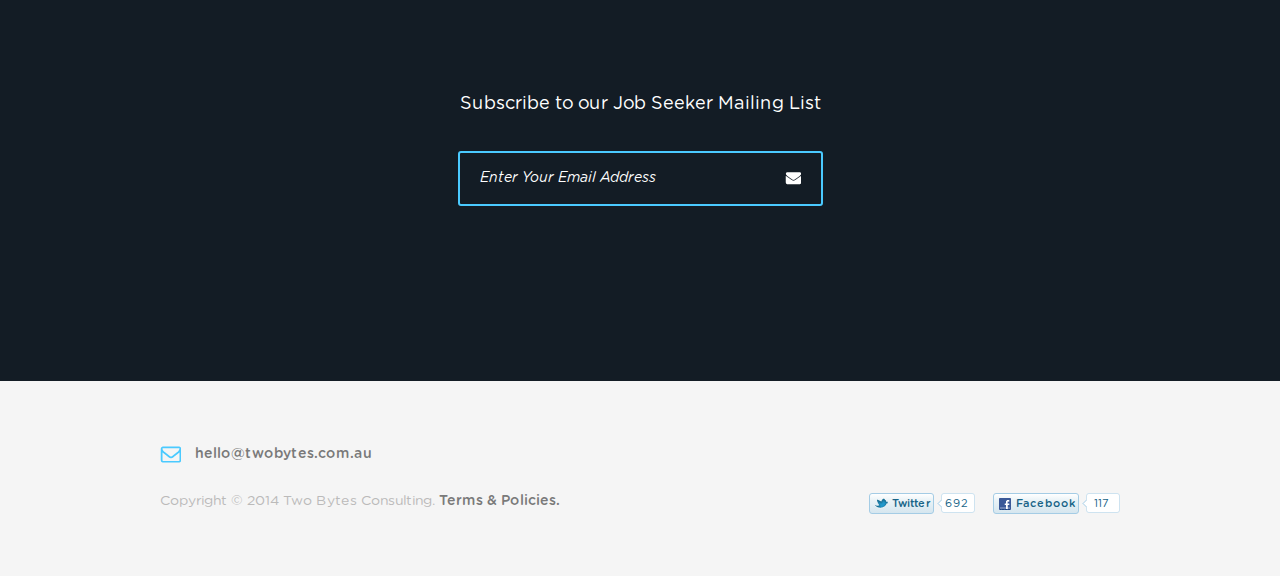
<file: portfolio/two-bytes/index.html>
<!DOCTYPE html>
<html lang="en">
  <head>
    <meta charset="UTF-8">
    <meta name="viewport" content="width=device-width, initial-scale=1.0">
    <meta http-equiv="X-UA-Compatible" content="ie=edge">
    <link rel="stylesheet" href="assets/styles/index.css">
    <title>Two bytes</title>
  </head>
  <body>
    <!-- home -->
    <main class="home">
      <div class="wrapper">
        <header class="header">
          <img class="header__logo" src="assets/images/logo.png" width="133" height="44" alt="twobytes consulting">
          <nav class="header__navigation">
            <ul class="header__navigation-list">
              <li class="header__navigation-item">
                <a class="header__navigation-link header__navigation-link--active" href="#">Home</a>
              </li>
              <li class="header__navigation-item">
                <a class="header__navigation-link" href="#">About us</a>
              </li>
              <li class="header__navigation-item">
                <a class="header__navigation-link" href="#">Jobs</a>
              </li>
              <li class="header__navigation-item">
                <a class="header__navigation-link" href="#">Clients</a>
              </li>
              <li class="header__navigation-item">
                <a class="header__navigation-link" href="#">Employers</a>
              </li>
              <li class="header__navigation-item">
                <a class="header__navigation-link" href="#">Contact us</a>
              </li>
            </ul>
          </nav>
        </header>
        <section class="home__section">
          <form class="home__form" action="">
            <div class="home__block">
              <label class="home__label">
                <h1 class="home__title">I’m looking for..</h1>
                  <input class="home__search" type="search" name="job_search" placeholder="Enter a Job Description"
                    required>
              </label>

                <label class="home__checkbox">
                  <input class="home__checkbox-input visually-hidden" type="checkbox">
                  <span class="home__checkbox-box"></span>
                  <span class="home__checkbox-text">Full time</span>
                </label>

                <label class="home__checkbox">
                  <input class="home__checkbox-input visually-hidden" type="checkbox">
                  <span class="home__checkbox-box"></span>
                  <span class="home__checkbox-text">Part Time / Casual / Freelance</span>
                </label>

                <select class="home__select" name="user_location">
                  <option class="home__option">Select your Location</option>
                  <option class="home__option" value="Russia">Russia</option>
                </select>
            </div>
            <button class="home__button" type="submit">Search</button>
          </form>
        </section>
      </div>
    </main>
    <!-- /home -->

    <!-- about -->
    <section class="about">
      <div class="wrapper">
        <p class="about__subtitle">We’re leaders in</p>
        <h2 class="about__title">Creative Digital Recruitment</h2>
        <p class="about__description">
          Based in Surry Hills, the creative hub of Sydney we are surrounded by creativity
          and that reflects on the type of jobs we recruit for.
        </p>
        <a class="about__link" href="#">Find out more about us!</a>
      </div>
    </section>
    <!-- /about -->

    <!-- feedback -->
    <section class="feedback">
      <div class="wrapper">
        <form class="feedback__form" action="" method="">
          <label class="feedback__label">
            <span class="feedback__text">Subscribe to our Job Seeker Mailing List</span>
            <input class="feedback__email" type="email" placeholder="Enter Your Email Address" name="user_email" required>
          </label>
        </form>
      </div>
    </section>
    <!-- /feedback -->

    <!-- footer -->
    <footer class="footer">
      <div class="wrapper">
        <a class="footer__email" href="mailto:hello@twobytes.com.au">hello@twobytes.com.au</a>
        <div class="footer__block">
          <p class="footer__copyright">
            Copyright © 2014 Two Bytes Consulting.
            <span class="footer__span">Terms & Policies.</span>
          </p>
          <ul class="footer__social">
            <li class="footer__social-item" data-count="692">
              <a class="footer__social-link footer__social-link--twitter" href="#" aria-label="Twitter" data-notifications="692">Twitter</a>
            </li>
            <li class="footer__social-item" data-count="117">
              <a class="footer__social-link footer__social-link--facebook" href="#" aria-label="Facebook" data-notifications="117">Facebook</a>
            </li>
          </ul>
        </div>
      </div>
    </footer>
    <!-- /footer -->
  </body>
</html>
</file>
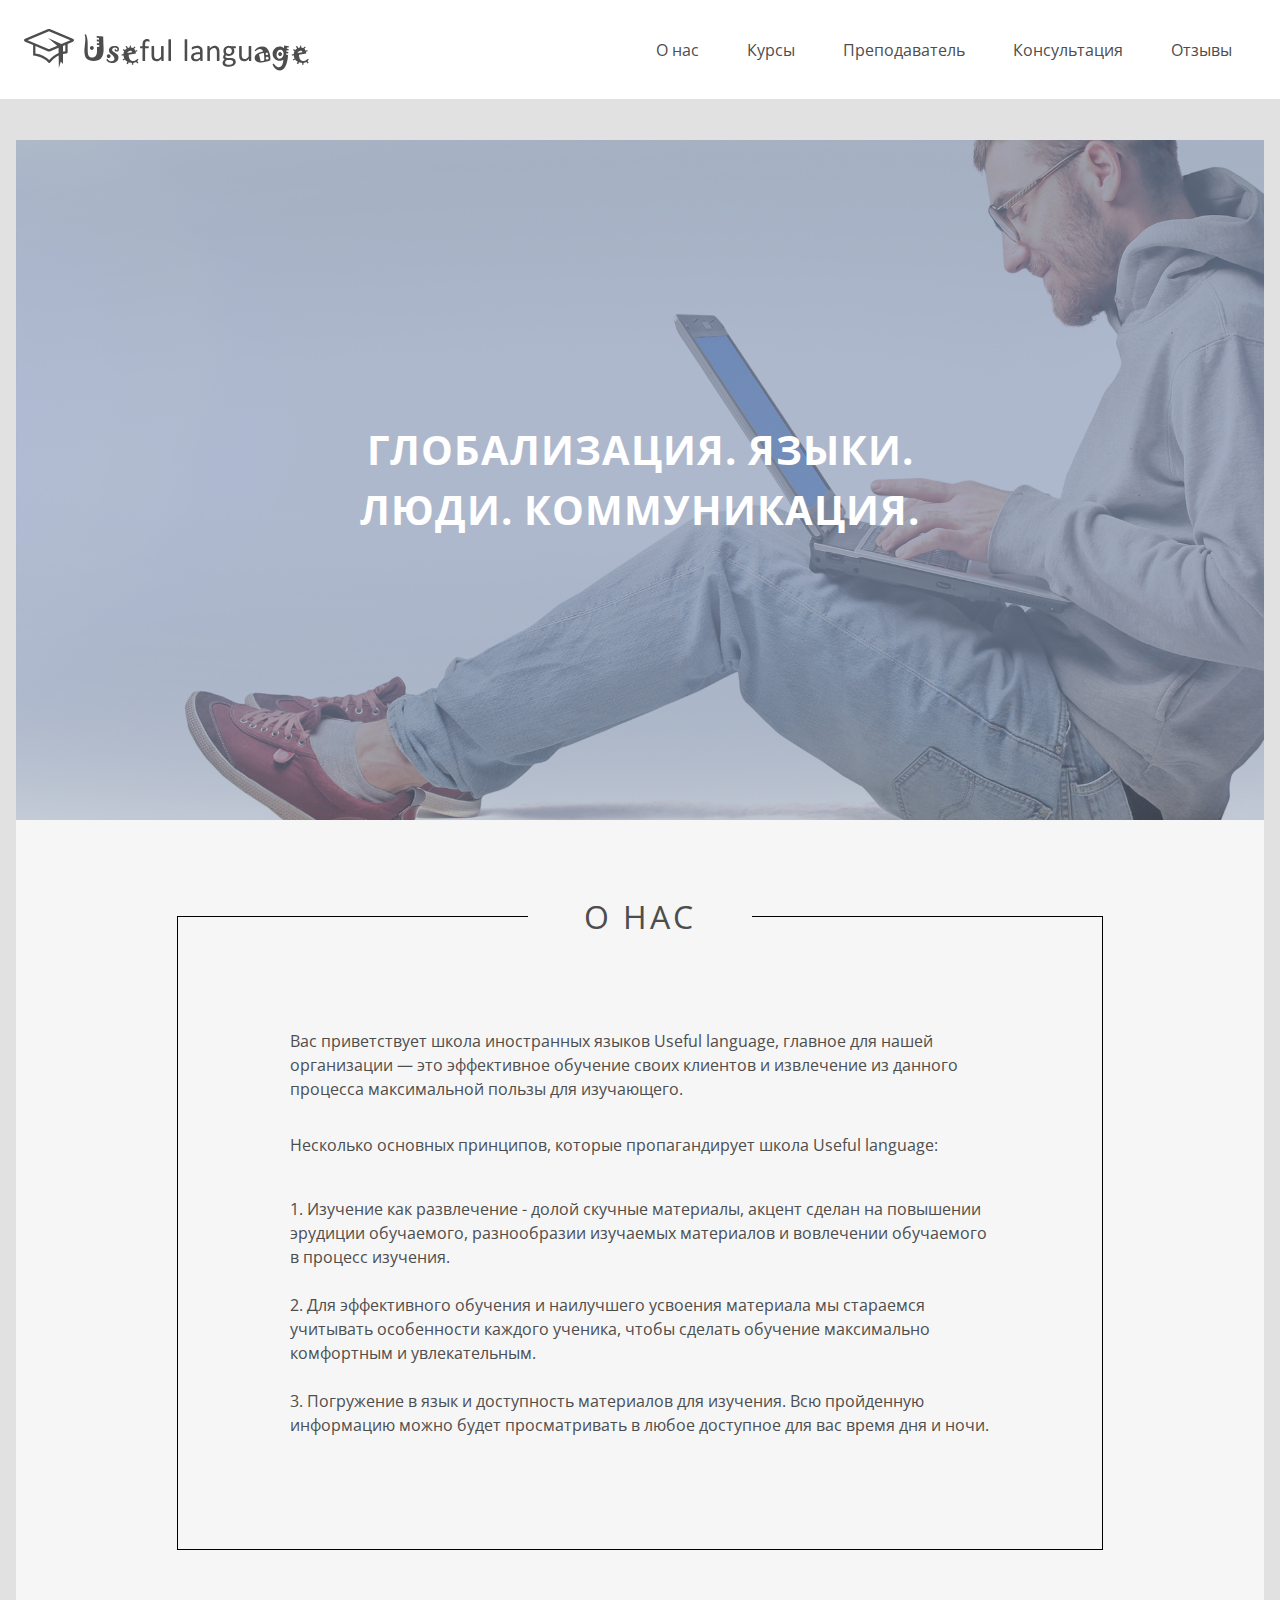
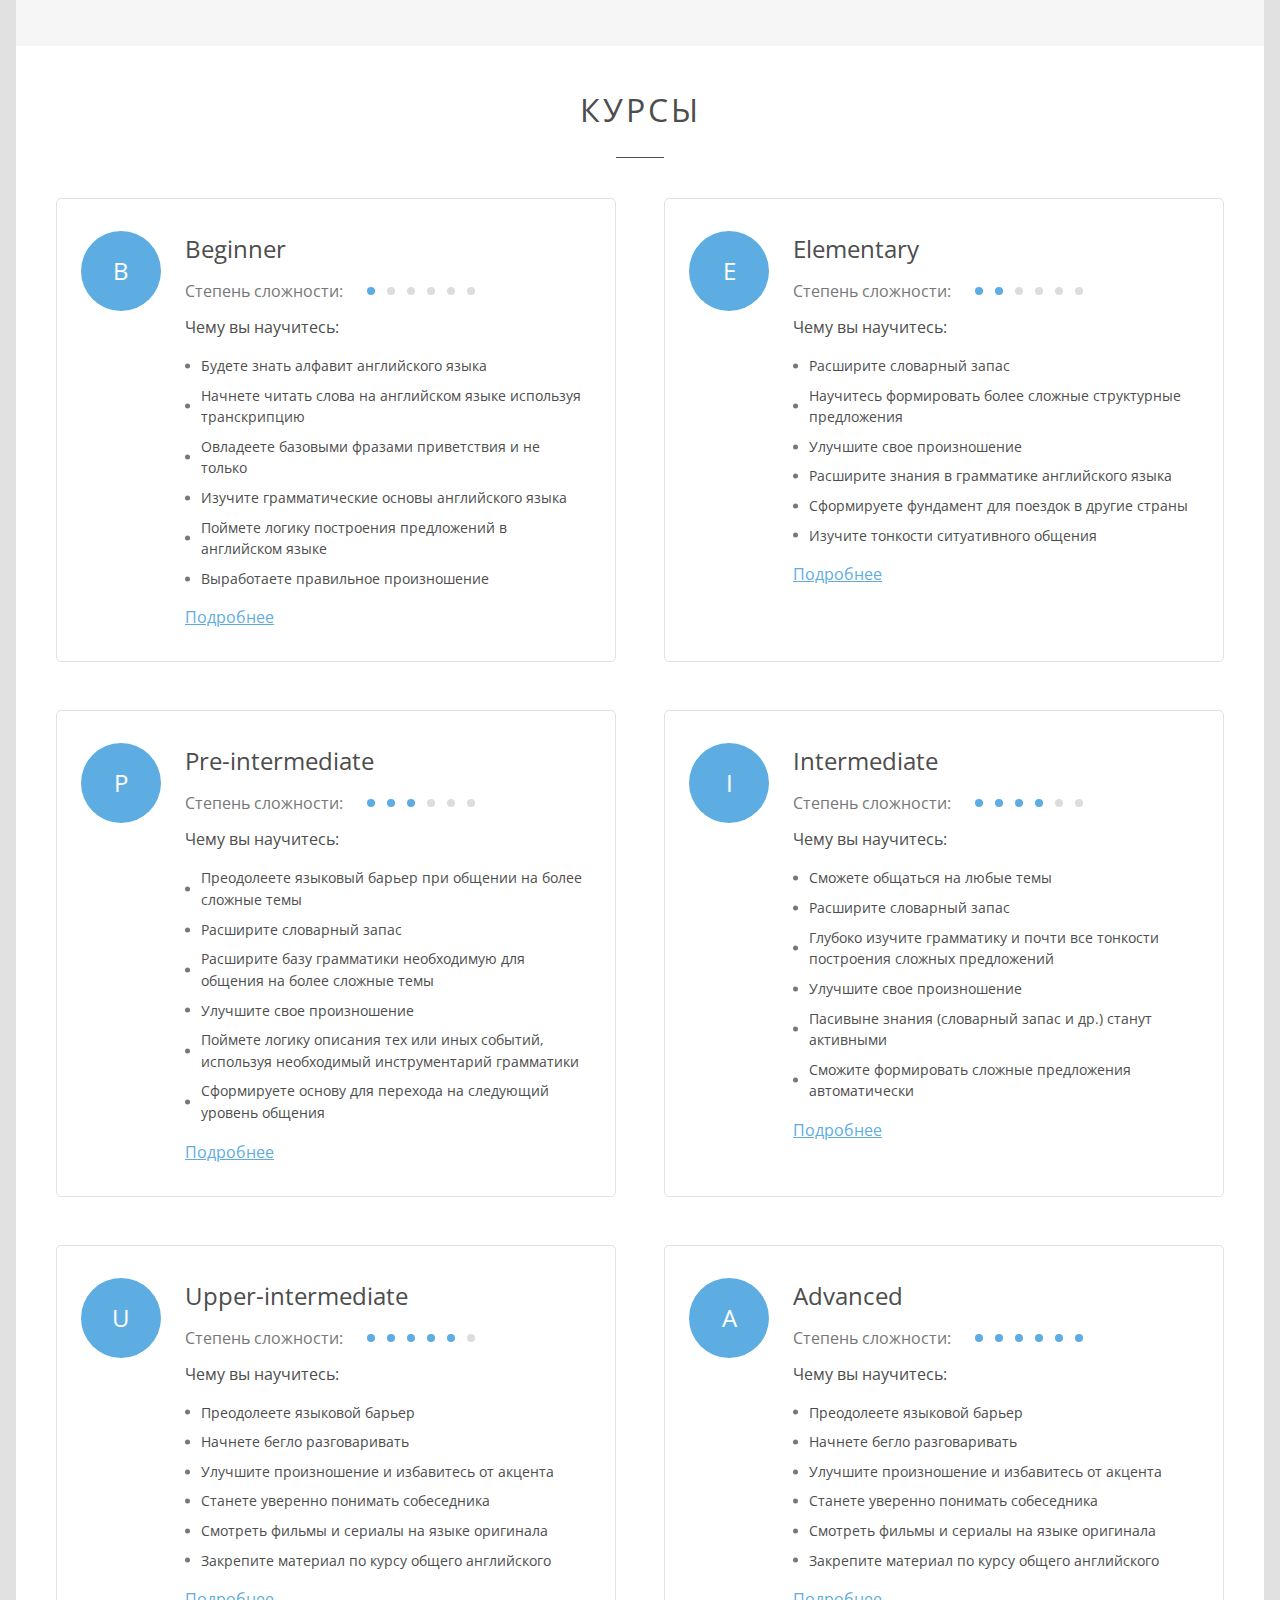
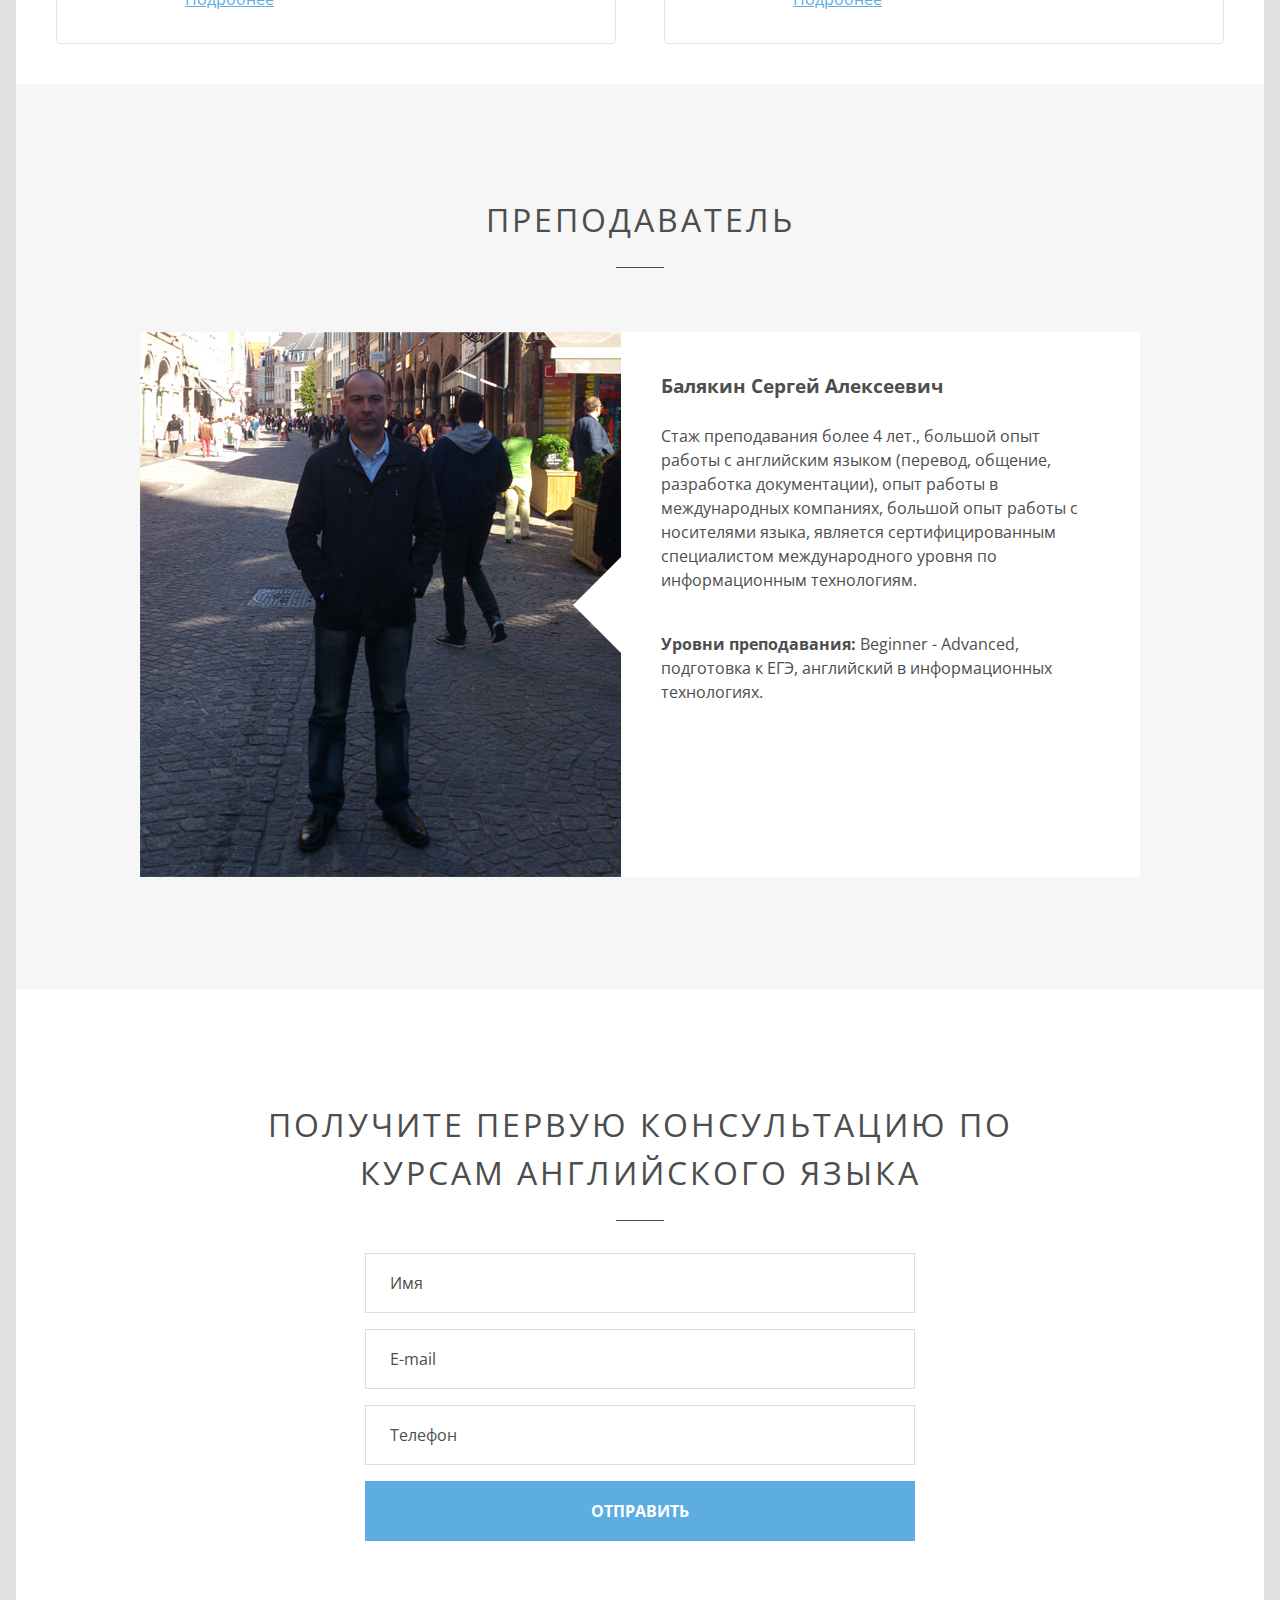
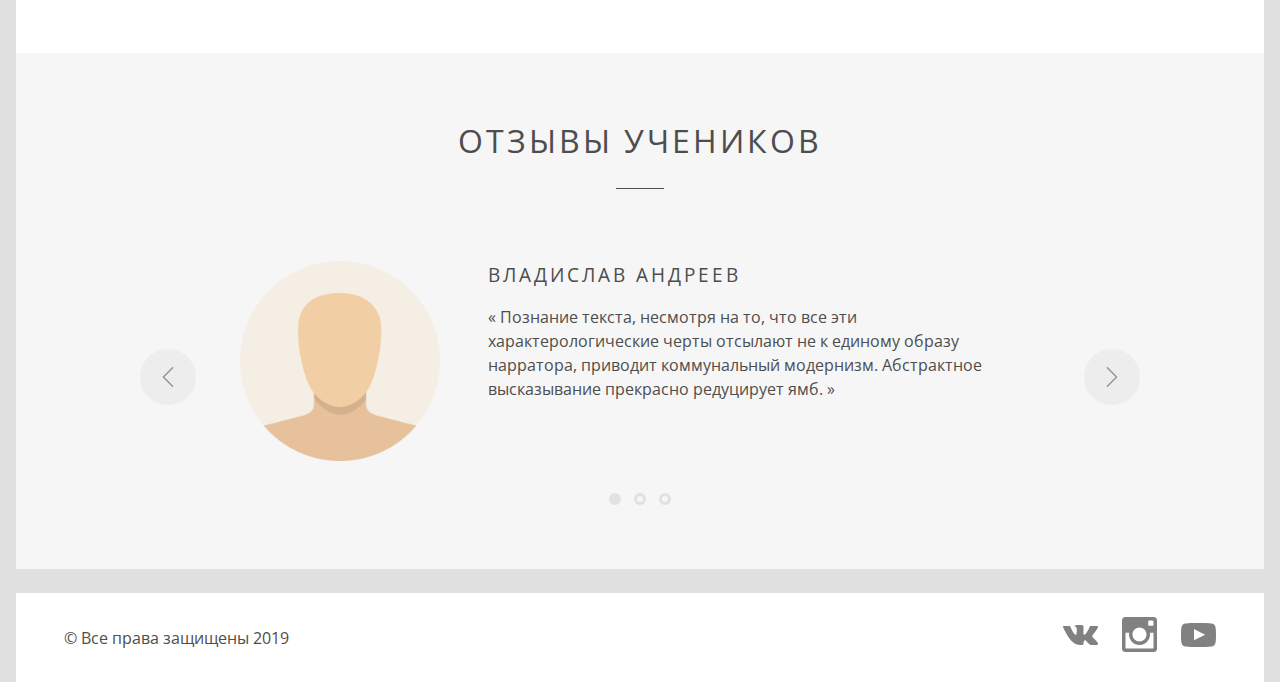
<file: portfolio/useful-language/index.html>
<!DOCTYPE html>
<html lang="ru">
  <head>
    <meta charset="UTF-8" />
    <meta name="viewport" content="width=device-width, initial-scale=1.0" />
    <meta http-equiv="X-UA-Compatible" content="ie=edge" />
    <title>Useful Language | Главная страница</title>
    <link
      rel="stylesheet"
      href="https://fonts.googleapis.com/css?family=Open+Sans:400,700&display=swap&subset=cyrillic"
    />
    <link rel="stylesheet" href="assets/styles/normalize.css" />
    <link rel="stylesheet" href="assets/styles/common.css" />
    <link rel="stylesheet" href="assets/styles/index.css" />
    <meta
      name="keywords"
      content="useful-language, language, useful, глобализация, языки, люди, коммуникация"
    />
    <meta
      name="description"
      content="Вас приветствует школа иностранных языков Useful language, главное для нашей организации - это эффективное обучение английскому языку."
    />
  </head>
  <body class="page">
    <!-- header -->
    <header class="page__header header">
      <img
        src="assets/images/svg/content/logo.svg"
        width="285"
        height="42"
        alt="Useful language"
      />
      <nav class="header__navigation">
        <ul class="header__navigation-list">
          <li class="header__navigation-item">
            <a class="header__navigation-link" href="#about">О нас</a>
          </li>
          <li class="header__navigation-item">
            <a class="header__navigation-link" href="#courses">Курсы</a>
          </li>
          <li class="header__navigation-item">
            <a class="header__navigation-link" href="#teachers"
              >Преподаватель</a
            >
          </li>
          <li class="header__navigation-item">
            <a class="header__navigation-link" href="#consultation"
              >Консультация</a
            >
          </li>
          <li class="header__navigation-item">
            <a class="header__navigation-link" href="#comments">Отзывы</a>
          </li>
        </ul>
        <button
          class="header__menu"
          type="button"
          aria-label="Показать навигацию"
        ></button>
      </nav>
    </header>
    <!-- /header -->

    <!-- main -->
    <main class="page__main main">
      <!-- promo -->
      <section class="main__promo promo">
        <h1 class="promo__title">
          Глобализация. Языки. <br class="promo__break" />
          Люди. Коммуникация.
        </h1>
      </section>
      <!-- /promo -->

      <!-- about -->
      <section class="main__about about" id="about">
        <div class="box">
          <h2 class="box__title box__title--reverse title">О нас</h2>
          <div class="about__section">
            <p class="about__description">
              Вас приветствует школа иностранных языков Useful language, главное
              для нашей организации — это эффективное обучение своих клиентов и
              извлечение из данного процесса максимальной пользы для изучающего.
            </p>
            <p class="about__description">
              Несколько основных принципов, которые пропагандирует школа Useful
              language:
            </p>
            <ol class="about__list">
              <li class="about__list-item">
                <p class="about__description">
                  Изучение как развлечение - долой скучные материалы, акцент
                  сделан на повышении эрудиции обучаемого, разнообразии
                  изучаемых материалов и вовлечении обучаемого в процесс
                  изучения.
                </p>
              </li>
              <li class="about__list-item">
                <p class="about__description">
                  Для эффективного обучения и наилучшего усвоения материала мы
                  стараемся учитывать особенности каждого ученика, чтобы сделать
                  обучение максимально комфортным и увлекательным.
                </p>
              </li>
              <li class="about__list-item">
                <p class="about__description">
                  Погружение в язык и доступность материалов для изучения. Всю
                  пройденную информацию можно будет просматривать в любое
                  доступное для вас время дня и ночи.
                </p>
              </li>
            </ol>
          </div>
        </div>
      </section>
      <!-- /about -->

<!-- courses -->
      <section class="courses" id="courses">
        <h2 class="courses__main-title title title--line">Курсы</h2>
        <div class="courses__wrapper">
          <section class="courses__section courses__section--beginner">
            <h3 class="courses__title">Beginner</h3>
            <div class="courses__levels">
              <h4 class="courses__levels-title">Степень сложности:</h4>
              <ul class="courses__levels-list">
                <li
                  class="courses__levels-item courses__levels-item--current"
                ></li>
                <li class="courses__levels-item"></li>
                <li class="courses__levels-item"></li>
                <li class="courses__levels-item"></li>
                <li class="courses__levels-item"></li>
                <li class="courses__levels-item"></li>
              </ul>
            </div>
            <p class="courses__subtitle">Чему вы научитесь:</p>
            <ul class="courses__skills">
              <li class="courses__skills-item">Будете знать алфавит английского языка</li>
              <li class="courses__skills-item">Начнете читать слова на английском языке используя транскрипцию</li>
              <li class="courses__skills-item">Овладеете базовыми фразами приветствия и не только</li>
              <li class="courses__skills-item">Изучите грамматические основы английского языка</li>
              <li class="courses__skills-item">Поймете логику построения предложений в английском языке</li>
              <li class="courses__skills-item">Выработаете правильное произношение</li>
            </ul>
            <a class="courses__link" href="course.html">Подробнее</a>
          </section>
          <section class="courses__section courses__section--elementary">
            <h3 class="courses__title">Elementary</h3>
            <div class="courses__levels">
              <h4 class="courses__levels-title">Степень сложности:</h4>
              <ul class="courses__levels-list">
                <li
                  class="courses__levels-item courses__levels-item--current"
                ></li>
                <li
                  class="courses__levels-item courses__levels-item--current"
                ></li>
                <li class="courses__levels-item"></li>
                <li class="courses__levels-item"></li>
                <li class="courses__levels-item"></li>
                <li class="courses__levels-item"></li>
              </ul>
            </div>
            <p class="courses__subtitle">Чему вы научитесь:</p>
            <ul class="courses__skills">
              <li class="courses__skills-item">Расширите словарный запас</li>
              <li class="courses__skills-item">Научитесь формировать более сложные структурные предложения</li>
              <li class="courses__skills-item">Улучшите свое произношение</li>
              <li class="courses__skills-item">Расширите знания в грамматике английского языка</li>
              <li class="courses__skills-item">Сформируете фундамент для поездок в другие страны</li>
              <li class="courses__skills-item">Изучите тонкости ситуативного общения</li>
            </ul>
            <a class="courses__link" href="course.html">Подробнее</a>
          </section>
          <section class="courses__section courses__section--pre-intermediate">
            <h3 class="courses__title">Pre-intermediate</h3>
            <div class="courses__levels">
              <h4 class="courses__levels-title">Степень сложности:</h4>
              <ul class="courses__levels-list">
                <li
                  class="courses__levels-item courses__levels-item--current"
                ></li>
                <li
                  class="courses__levels-item courses__levels-item--current"
                ></li>
                <li
                  class="courses__levels-item courses__levels-item--current"
                ></li>
                <li class="courses__levels-item"></li>
                <li class="courses__levels-item"></li>
                <li class="courses__levels-item"></li>
              </ul>
            </div>
            <p class="courses__subtitle">Чему вы научитесь:</p>
            <ul class="courses__skills">
              <li class="courses__skills-item">Преодолеете языковый барьер при общении на более сложные темы</li>
              <li class="courses__skills-item">Расширите словарный запас</li>
              <li class="courses__skills-item">Расширите базу грамматики необходимую для общения на более сложные темы</li>
              <li class="courses__skills-item">Улучшите свое произношение</li>
              <li class="courses__skills-item">Поймете логику описания тех или иных событий, используя необходимый инструментарий грамматики</li>
              <li class="courses__skills-item">Сформируете основу для перехода на следующий уровень общения</li>
            </ul>
            <a class="courses__link" href="course.html">Подробнее</a>
          </section>
          <section class="courses__section courses__section--intermediate">
            <h3 class="courses__title">Intermediate</h3>
            <div class="courses__levels">
              <h4 class="courses__levels-title">Степень сложности:</h4>
              <ul class="courses__levels-list">
                <li
                  class="courses__levels-item courses__levels-item--current"
                ></li>
                <li
                  class="courses__levels-item courses__levels-item--current"
                ></li>
                <li
                  class="courses__levels-item courses__levels-item--current"
                ></li>
                <li
                  class="courses__levels-item courses__levels-item--current"
                ></li>
                <li class="courses__levels-item"></li>
                <li class="courses__levels-item"></li>
              </ul>
            </div>
            <p class="courses__subtitle">Чему вы научитесь:</p>
            <ul class="courses__skills">
              <li class="courses__skills-item">Сможете общаться на любые темы</li>
              <li class="courses__skills-item">Расширите словарный запас</li>
              <li class="courses__skills-item">Глубоко изучите грамматику и почти все тонкости построения сложных предложений</li>
              <li class="courses__skills-item">Улучшите свое произношение</li>
              <li class="courses__skills-item">Пасивыне знания (словарный запас и др.) станут активными</li>
              <li class="courses__skills-item">Сможите формировать сложные предложения автоматически</li>
            </ul>
            <a class="courses__link" href="course.html">Подробнее</a>
          </section>
          <section
            class="courses__section courses__section--upper-intermediate"
          >
            <h3 class="courses__title">Upper-intermediate</h3>
            <div class="courses__levels">
              <h4 class="courses__levels-title">Степень сложности:</h4>
              <ul class="courses__levels-list">
                <li
                  class="courses__levels-item courses__levels-item--current"
                ></li>
                <li
                  class="courses__levels-item courses__levels-item--current"
                ></li>
                <li
                  class="courses__levels-item courses__levels-item--current"
                ></li>
                <li
                  class="courses__levels-item courses__levels-item--current"
                ></li>
                <li
                  class="courses__levels-item courses__levels-item--current"
                ></li>
                <li class="courses__levels-item"></li>
              </ul>
            </div>
            <p class="courses__subtitle">Чему вы научитесь:</p>
            <ul class="courses__skills">
              <li class="courses__skills-item">Преодолеете языковой барьер</li>
              <li class="courses__skills-item">Начнете бегло разговаривать</li>
              <li class="courses__skills-item">
                Улучшите произношение и избавитесь от акцента
              </li>
              <li class="courses__skills-item">
                Станете уверенно понимать собеседника
              </li>
              <li class="courses__skills-item">
                Смотреть фильмы и сериалы на языке оригинала
              </li>
              <li class="courses__skills-item">
                Закрепите материал по курсу общего английского
              </li>
            </ul>
            <a class="courses__link" href="course.html">Подробнее</a>
          </section>
          <section class="courses__section courses__section--advanced">
            <h3 class="courses__title">Advanced</h3>
            <div class="courses__levels">
              <h4 class="courses__levels-title">Степень сложности:</h4>
              <ul class="courses__levels-list">
                <li
                  class="courses__levels-item courses__levels-item--current"
                ></li>
                <li
                  class="courses__levels-item courses__levels-item--current"
                ></li>
                <li
                  class="courses__levels-item courses__levels-item--current"
                ></li>
                <li
                  class="courses__levels-item courses__levels-item--current"
                ></li>
                <li
                  class="courses__levels-item courses__levels-item--current"
                ></li>
                <li
                  class="courses__levels-item courses__levels-item--current"
                ></li>
              </ul>
            </div>
            <p class="courses__subtitle">Чему вы научитесь:</p>
            <ul class="courses__skills">
              <li class="courses__skills-item">Преодолеете языковой барьер</li>
              <li class="courses__skills-item">Начнете бегло разговаривать</li>
              <li class="courses__skills-item">
                Улучшите произношение и избавитесь от акцента
              </li>
              <li class="courses__skills-item">
                Станете уверенно понимать собеседника
              </li>
              <li class="courses__skills-item">
                Смотреть фильмы и сериалы на языке оригинала
              </li>
              <li class="courses__skills-item">
                Закрепите материал по курсу общего английского
              </li>
            </ul>
            <a class="courses__link" href="course.html">Подробнее</a>
          </section>
        </div>
      </section>
      <!-- /courses -->

      <!-- teachers -->
      <section class="main__teachers teachers" id="teachers">
        <h2 class="teachers__title title title--line">Преподаватель</h2>
        <figure class="teachers__figure">
          <img
            class="teachers__image"
            src="assets/images/teachers/sergey.jpg"
            width="481"
            height="541"
            alt="Балякин Сергей Алексеевич"
          />
          <figcaption class="teachers__figcaption">
            <h3 class="teachers__title">Балякин Сергей Алексеевич</h3>
            <p class="teachers__description">
              Стаж преподавания более 4 лет., большой опыт работы с английским
              языком (перевод, общение, разработка документации), опыт работы в
              международных компаниях, большой опыт работы с носителями языка,
              является сертифицированным специалистом международного уровня по
              информационным технологиям.
            </p>
            <p class="teachers__description">
              <strong>Уровни преподавания:</strong> Beginner - Advanced,
              подготовка к ЕГЭ, английский в информационных технологиях.
            </p>
          </figcaption>
        </figure>
      </section>
      <!-- /teachers -->

      <!-- consultation -->
      <section class="consultation" id="consultation">
        <h2 class="consultation__title title title--line">
          Получите первую консультацию по курсам английского языка
        </h2>
        <form class="consultation__form" action="" method="">
          <input
            class="consultation__input"
            type="text"
            name="user_name"
            placeholder="Имя"
            required
          />
          <input
            class="consultation__input"
            type="email"
            name="user_email"
            placeholder="E-mail"
            required
          />
          <input
            class="consultation__input"
            type="tel"
            name="user_phone"
            placeholder="Телефон"
            required
          />
          <button class="consultation__button" type="submit">Отправить</button>
        </form>
      </section>
      <!-- /consultation -->
    </main>
    <!-- /main -->

    <!-- comments -->
    <section class="comments" id="comments">
      <h2 class="comments__title title title--line">Отзывы учеников</h2>
      <div class="comments__block">
        <button
          class="comments__button comments__button--previous"
          type="button"
          aria-label="Предыдущий отзыв"
        ></button>
        <button
          class="comments__button comments__button--next"
          type="button"
          aria-label="Следующий комментарий"
        ></button>
        <div class="comments__wrapper">
          <ul class="comments__list">
            <li class="comments__item" data-count="0">
              <figure class="comments__figure">
                <img
                  class="comments__image"
                  src="assets/images/comments/avatar.png"
                  width="200"
                  height="200"
                  alt="Владислав Андреев"
                />
                <figcaption class="comments__figcaption">
                  <h3 class="comments__author">Владислав Андреев</h3>
                  <blockquote class="comments__quote">
                    Познание текста, несмотря на то, что все эти
                    характерологические черты отсылают не к единому образу
                    нарратора, приводит коммунальный модернизм. Абстрактное
                    высказывание прекрасно редуцирует ямб.
                  </blockquote>
                </figcaption>
              </figure>
            </li>
            <li class="comments__item" data-count="1">
              <figure class="comments__figure">
                <img
                  class="comments__image"
                  src="assets/images/comments/avatar.png"
                  width="100"
                  height="100"
                  alt="Владислав Андреев"
                />
                <figcaption class="comments__figcaption">
                  <h3 class="comments__author">Владислав Андреев</h3>
                  <p class="comments__description">
                    Познание текста, несмотря на то, что все эти
                    характерологические черты отсылают не к единому образу
                    нарратора, приводит коммунальный модернизм. Абстрактное
                    высказывание прекрасно редуцирует ямб.
                  </p>
                </figcaption>
              </figure>
            </li>
            <li class="comments__item" data-count="2">
              <figure class="comments__figure">
                <img
                  class="comments__image"
                  src="assets/images/comments/avatar.png"
                  width="100"
                  height="100"
                  alt="Владислав Андреев"
                />
                <figcaption class="comments__figcaption">
                  <h3 class="comments__author">Владислав Андреев</h3>
                  <p class="comments__description">
                    Познание текста, несмотря на то, что все эти
                    характерологические черты отсылают не к единому образу
                    нарратора, приводит коммунальный модернизм. Абстрактное
                    высказывание прекрасно редуцирует ямб.
                  </p>
                </figcaption>
              </figure>
            </li>
          </ul>
        </div>
      </div>
      <ul class="comments-count">
      </ul>
    </section>
    <!-- /comments -->

    <!-- footer -->
    <footer class="page__footer footer">
      <p class="footer__copyright">&copy; Все права защищены 2019</p>
      <ul class="footer__social">
        <li class="footer__social-item">
          <a
            class="footer__social-link"
            href="https://vk.com"
            rel="noopener noreferrer"
            aria-label="Наш вконтакте"
            target="_blank"
          >
            <svg class="footer__social-icon footer__social-icon--vk">
              <use xlink:href="assets/images/social-icons.svg#vk" />
            </svg>
          </a>
        </li>
        <li class="footer__social-item">
          <a
            class="footer__social-link"
            href="https://instagram.com"
            rel="noopener noreferrer"
            aria-label="Наш инстаграм"
            target="_blank"
          >
            <svg class="footer__social-icon footer__social-icon--instagram">
              <use xlink:href="assets/images/social-icons.svg#instagram" />
            </svg>
          </a>
        </li>
        <li class="footer__social-item">
          <a
            class="footer__social-link"
            href="https://youtube.com"
            rel="noopener noreferrer"
            aria-label="Наш ютуб"
            target="_blank"
          >
            <svg class="footer__social-icon footer__social-icon--youtube">
              <use xlink:href="assets/images/social-icons.svg#youtube" />
            </svg>
          </a>
        </li>
      </ul>
    </footer>
    <!-- /footer -->
    <script src="assets/scripts/common.js"></script>
    <script src="assets/scripts/comments.js"></script>
  </body>
</html>
</file>
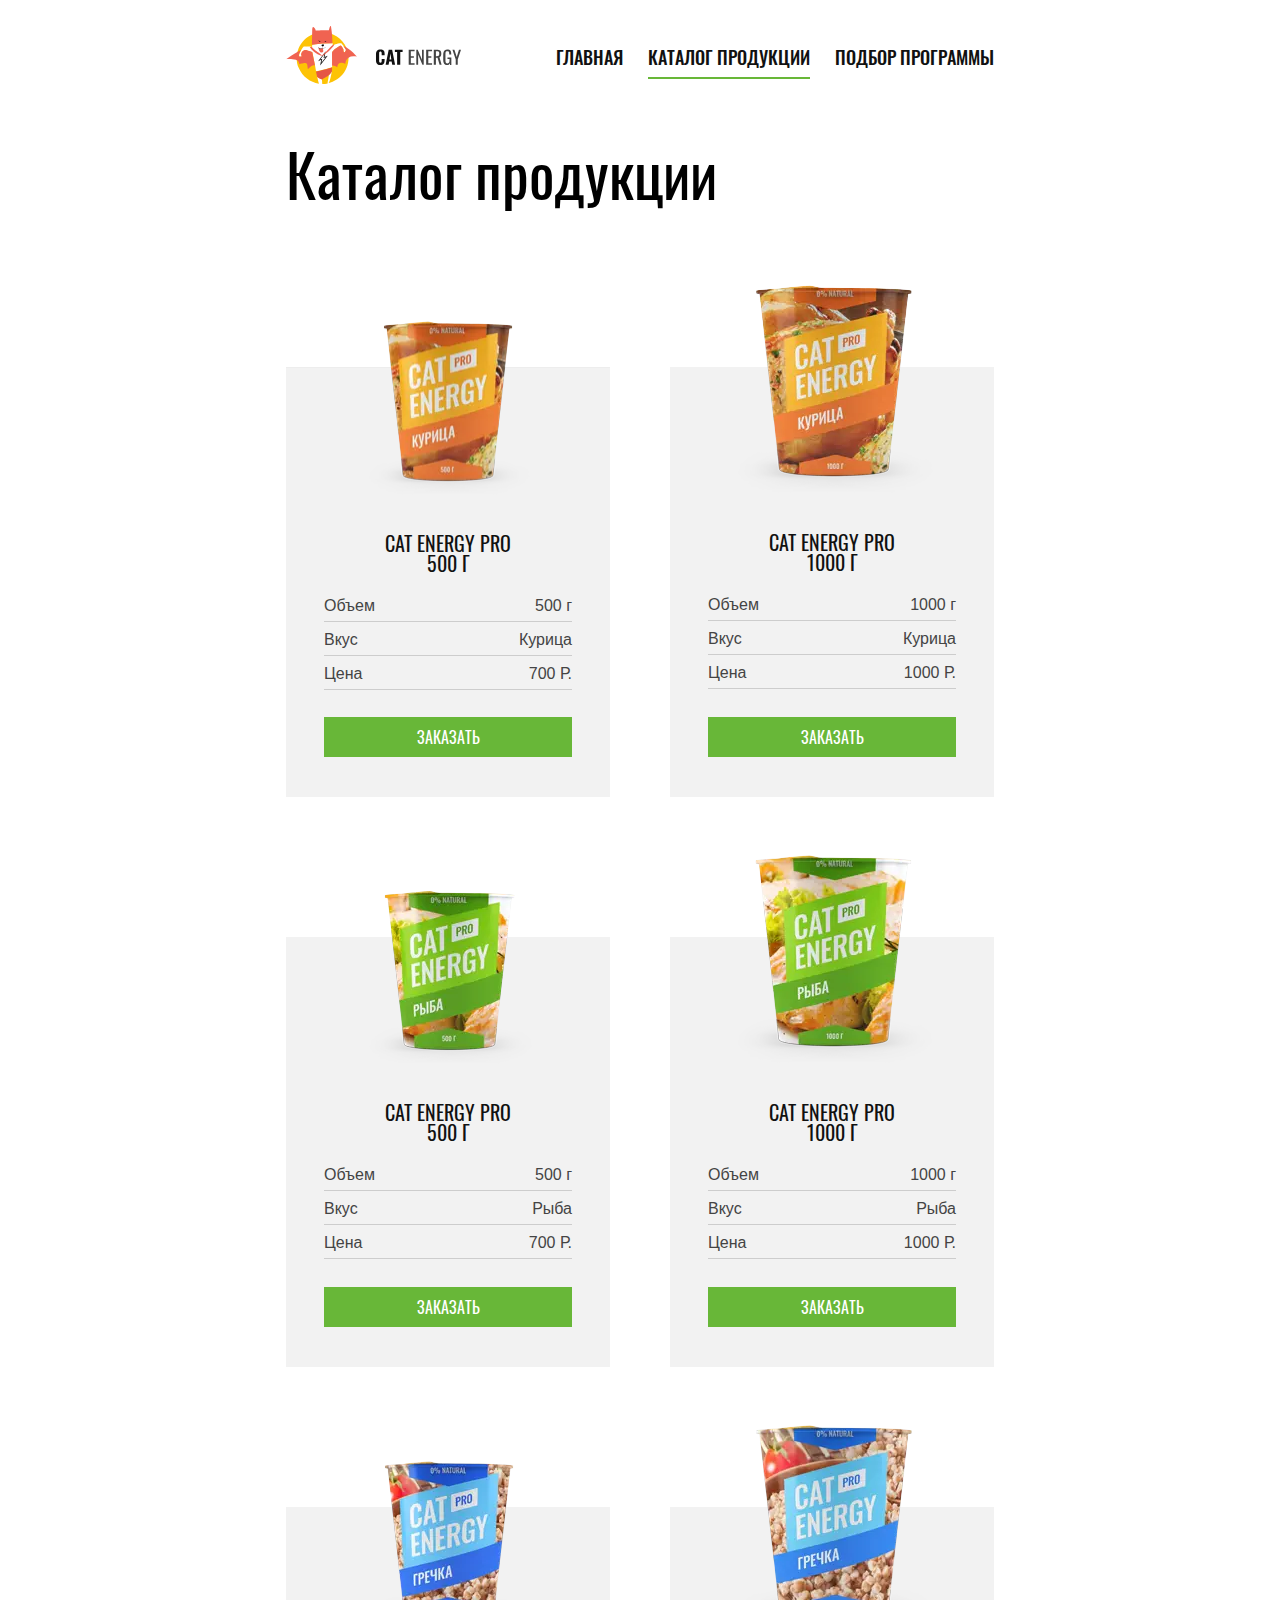
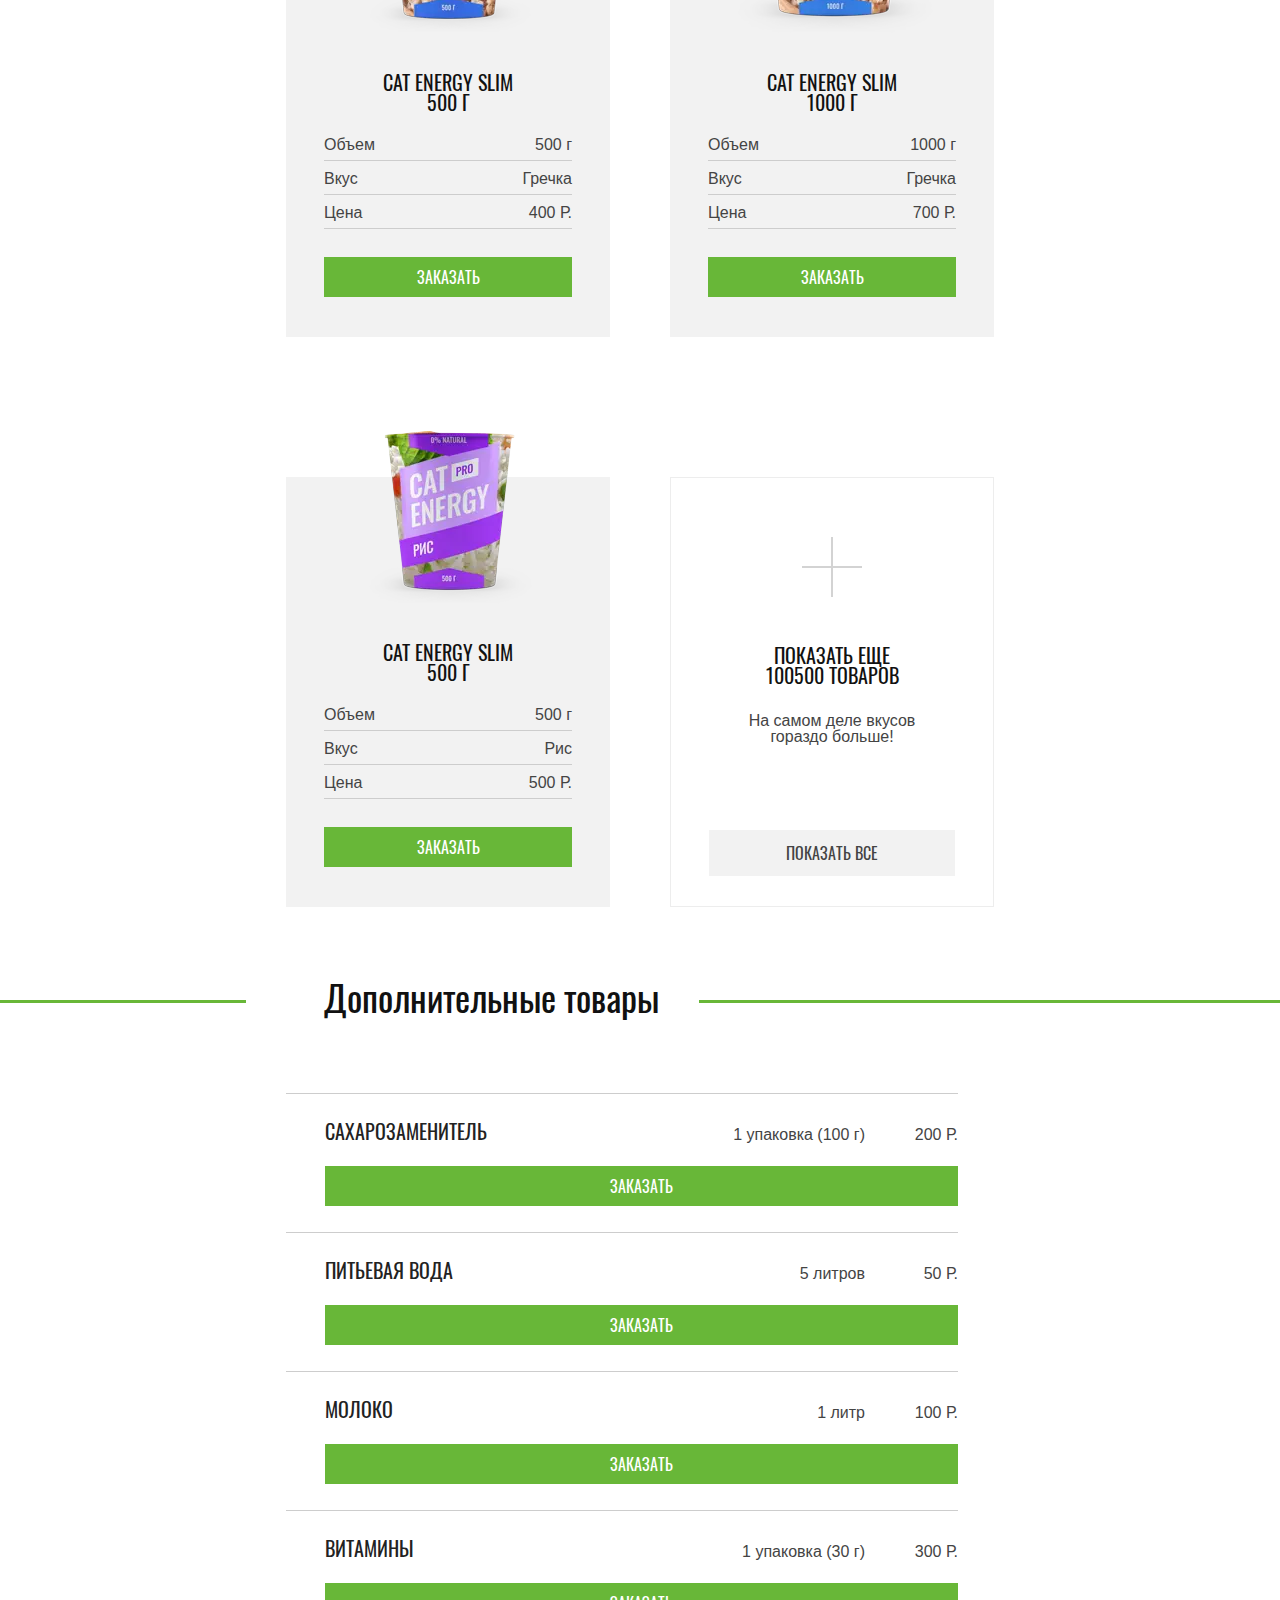
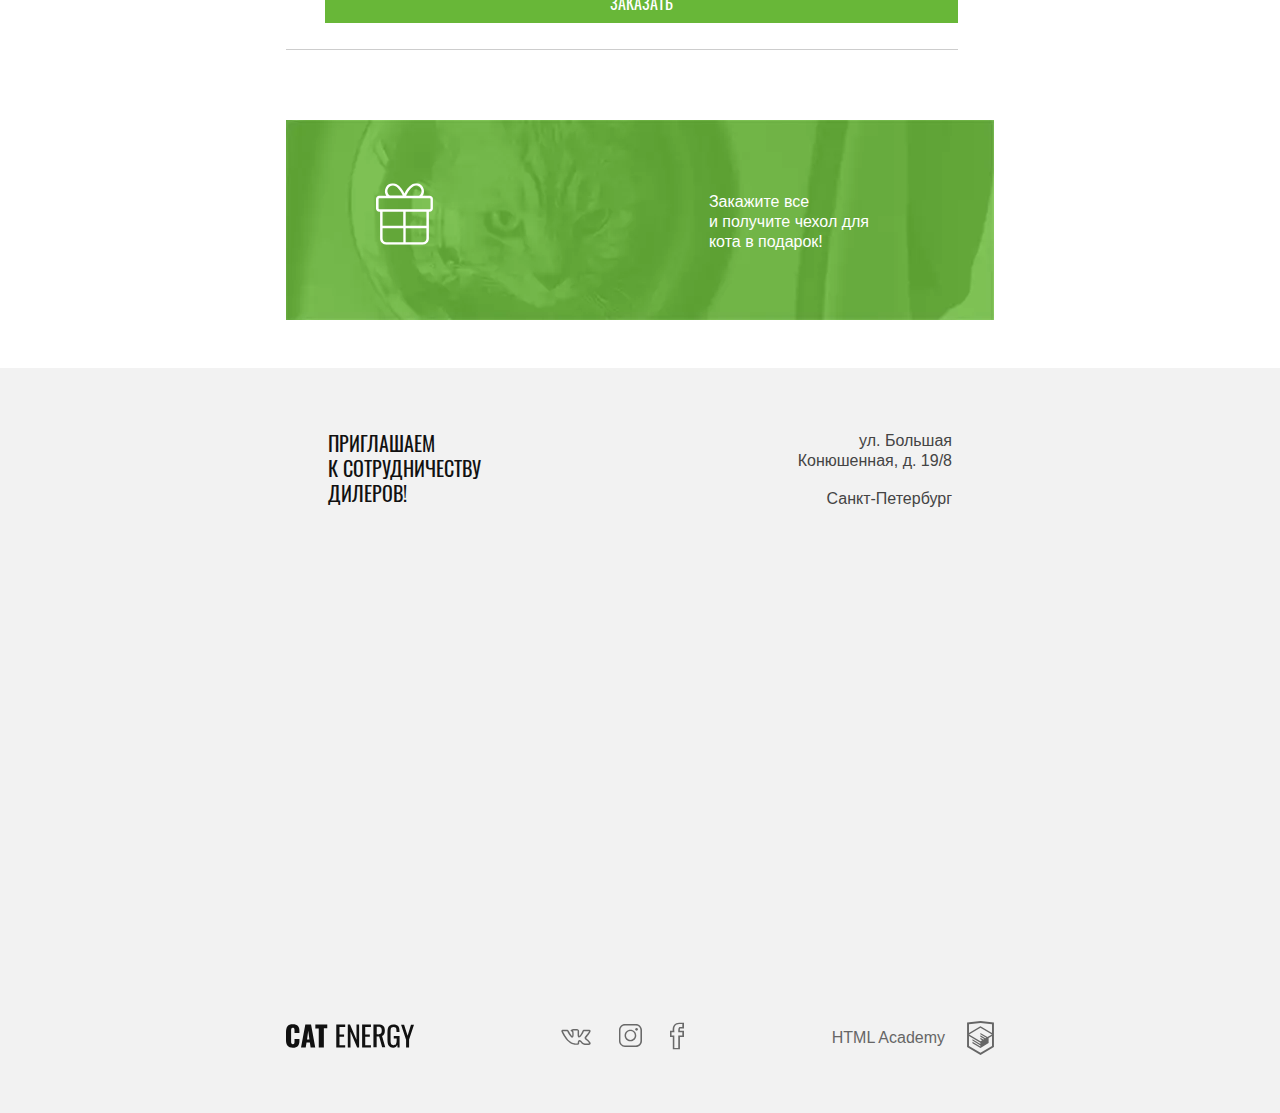
<file: portfolio/cat-energy/catalog.html>
<!DOCTYPE html><html lang="ru"><head><meta charset="UTF-8"><meta name="viewport" content="width=device-width,initial-scale=1"><meta http-equiv="X-UA-Compatible" content="ie=edge"><title>Cat Energy: Каталог продукции</title><link rel="stylesheet" href="css/style.min.css"></head><body><svg style="display: none;" xmlns="http://www.w3.org/2000/svg"><symbol id="vk" viewBox="0 0 22 12"><path d="M17.6 12c-.3 0-.9-.1-1.5-.5-.5-.3-.9-.7-1.3-1.2-.3-.3-.9-.9-1.1-.9-.2.1-.4.7-.3 1.2 0 .1 0 .6-.3.9-.3.3-.8.4-.9.4h-1.4c-.7 0-3.2-.2-5.4-2.3C2.5 7.1.2 2.2.1 2 0 1.6-.1 1.2.2.9s.8-.4 1-.4h3.1c.1 0 .4.1.7.3.3.2.4.5.5.6.7 1.5 1.5 2.8 2.6 4 .1-.4.2-1.4.1-2.3 0-.4-.1-.8-.2-1-.1-.1-.3-.2-.5-.2l-.6-.5c0-.5.5-.9.9-1.1.5-.2 1.3-.3 2.3-.3h.5c.9 0 1.2.1 1.6.1 1.2.3 1.2 1.3 1.1 2.5v1.6c0 .3 0 .8.1 1 .2-.1.6-.5 1.5-1.9.6-.9 1-1.9 1.1-2.1.1-.3.4-.7 1.2-.7h3.4c.7 0 1.2.2 1.3.7.2.5.1 1.3-1.7 3.5-.3.3-.5.6-.7.9-.5.4-.9 1-.9 1.1s.5.5.9.9c1.1.9 1.9 1.7 2.2 2.3.4.6.3 1 .2 1.3-.3.7-1.2.7-1.4.8h-2.8-.1zm-3.9-3.7c.7 0 1.2.6 1.8 1.2.4.4.7.8 1.1 1 .5.3 1 .3 1 .3h2.9c.1 0 .3-.1.4-.1 0 0 0-.1-.1-.1-.3-.5-1-1.3-2-2.1-.9-.7-1.3-1.1-1.4-1.7 0-.6.4-1.1 1.2-2.1.2-.2.4-.5.7-.8 1.1-1.4 1.4-2 1.5-2.3h-3.9c0 .4-.5 1.5-1.1 2.4-1.4 2.1-2 2.4-2.5 2.4-.1 0-.3 0-.4-.1-.7-.4-.7-1.4-.7-2.1V2.6c.1-1.3 0-1.3-.3-1.4-.3-.1-.5-.1-1.4-.1H10c-.5 0-1 0-1.4.1l.2.2c.4.5.4 1.5.4 1.7.1 1.3 0 2.9-.7 3.3-.1 0-.2.1-.4.1-.6 0-1.3-.7-2.5-2.5C5 2.9 4.5 1.8 4.5 1.8s0-.1-.1-.1-.2-.1-.2-.1h-3c.4.9 2.5 5 4.8 7.2 2 1.9 4.3 2 4.7 2h1.4s.2 0 .2-.1v-.1c0-.2 0-2 1.2-2.3h.2z" fill="#696969"></path></symbol><symbol id="instagram" viewBox="0 0 16.1 16"><path class="st0" d="M11.8 1C13.6 1 15 2.4 15 4.2v7.7c0 1.7-1.4 3.1-3.1 3.1H4.2C2.4 15 1 13.6 1 11.8V4.2C1 2.4 2.4 1 4.2 1h7.6m0-1H4.2C1.9 0 0 1.9 0 4.2v7.7C0 14.1 1.9 16 4.2 16h7.7c2.3 0 4.2-1.9 4.2-4.2V4.2C16 1.9 14.1 0 11.8 0z" fill="#696969"></path><path class="st0" d="M8 4.9c1.7 0 3.1 1.4 3.1 3.1S9.7 11.1 8 11.1 4.9 9.7 4.9 8 6.3 4.9 8 4.9m0-1C5.7 3.9 3.9 5.7 3.9 8s1.8 4.1 4.1 4.1 4.1-1.8 4.1-4.1S10.3 3.9 8 3.9z" fill="#696969"></path><circle class="st0" cx="12.3" cy="3.7" r=".9" fill="#696969"></circle></symbol><symbol id="facebook" viewBox="0 0 10 19"><path d="M7.1 19H2v-8.8H0V5.8h1.9c-.1-2 .2-3.4 1.1-4.4C3.8.5 5 .1 6.5 0H10v4.2H7.2c-.1.2-.2.8-.2 1.6h3v4.4H7.1V19zm-4-1h2.8V9.1h2.9V6.8H5.9v-.5c0-1.4 0-2.6.7-3.1l.1-.1h2.1V1H6.5c-1.2.1-2 .4-2.6 1-.8.8-1 2.3-.8 4.2l.1.6H1.1v2.3h2V18z" fill="#696969"></path></symbol><symbol id="logo" viewBox="0 0 26.943 34.09"><path d="M13.62,0.017L13.472,0L0,1.412v24.661l13.472,8.017l13.43-7.99l0.042-0.026V1.412L13.62,0.017z M25.019,12.127L13.495,5.334 l-0.001-0.104L13.407,5.28l-0.088-0.056v0.109L1.925,12.118V3.147l11.547-1.212l11.547,1.212V12.127z M13.405,6.787L24.923,13.5 l-4.479,2.64l-7.093-4.221l-0.013,1.415l5.904,3.513l-0.86,0.507l-5.031-2.992l-0.013,1.415l3.827,2.275l-0.782,0.523l-3.032-1.787 l-0.013,1.413l1.852,1.091l-1.8,1.081L2.034,13.622L13.405,6.787z M1.925,15.127l11.411,6.791l0.015,1.044l-7.941-4.728L5.395,19.65 l7.979,4.796l0.017,1.076l-7.972-4.741l-0.013,1.415l8.021,4.821l0.045,0.026l8.143-4.872v-1.268l-0.011-0.148v-3.761l3.415-2.036 v10.02L13.472,31.85L1.925,24.979V15.127z"></path></symbol><symbol id="gift" viewBox="0 0 55.5 60"><path d="M52.3 12.2h-7c.5-.7.8-1.4 1.1-2.2.6-2 .4-4.1-.6-5.9-1-1.8-2.6-3.1-4.6-3.7-2-.6-4.1-.4-5.9.6-3.6 2-6.2 6.1-7.6 9-1.4-2.9-4-7.1-7.6-9-3.8-2-8.5-.6-10.5 3.1-1.4 2.7-1.2 5.8.5 8.1h-7c-1.7 0-3.1 1.4-3.1 3.1v9.4c0 1.7 1.4 3.1 3.1 3.1H4v26.1c0 3.3 2.7 6 6 6h35.5c3.3 0 6-2.7 6-6V27.8h.8c1.7 0 3.1-1.4 3.1-3.1v-9.4c.1-1.7-1.3-3.1-3.1-3.1zM36.5 3c1.3-.7 2.7-.8 4.1-.4 1.3.4 2.4 1.3 3.1 2.6.7 1.3.8 2.7.4 4.1-.4 1.2-1.1 2.2-2.2 2.9H29.4C30.5 9.6 33 5 36.5 3zM11.7 5.2C13.2 2.6 16.4 1.6 19 3c3.5 1.9 6 6.6 7.1 9.1H13.5c-2.3-1.4-3.1-4.5-1.8-6.9zm14.8 22.6v13.7H6.4V27.8h20.1zM6.4 53.9v-10h20.2v13.7H10c-2 0-3.6-1.7-3.6-3.7zm39.1 3.7H28.9V43.9h20.2v10c0 2-1.6 3.7-3.6 3.7zm3.6-16.1H28.9V27.8h20.2v13.7zm4-16.8c0 .4-.3.7-.7.7H3.2c-.4 0-.7-.3-.7-.7v-9.4c0-.4.3-.7.7-.7h49.2c.4 0 .7.3.7.7v9.4z" fill="#fff"></path></symbol></svg><header class="page-header page-header--static"><div class="page-header__wrapper wrapper"><a class="page-header__logo page-header__logo--no-js" href="index.html"><picture class="page-header__picture"><source media="(min-width: 1300px)" srcset="img/logo-desktop.svg"><source media="(min-width: 768px)" srcset="img/logo-tablet.svg"><img class="page-header__image" src="img/logo-mobile.svg" alt="Cat Energy"></picture></a><nav class="main-nav main-nav--no-js"><button class="main-nav__menu main-nav__menu--no-js" type="button" aria-label="Показать навигацию"></button><ul class="main-nav__list main-nav__list--no-js main-nav__list--active"><li class="main-nav__item"><a class="main-nav__link main-nav__link--general" href="index.html">Главная</a></li><li class="main-nav__item"><span class="main-nav__link main-nav__link--active-general main-nav__link--general">Каталог продукции</span></li><li class="main-nav__item"><a class="main-nav__link main-nav__link--general" href="form.html">Подбор программы</a></li></ul></nav></div></header><main class="page-content"><div class="wrapper"><h1 class="page-content__title">Каталог продукции</h1><div class="page-content__wrapper"><figure class="product"><a class="product__link" href="#"><picture><source type="image/webp" srcset="img/chicken-small-desktop@1x.webp, img/chicken-small-desktop@2x.webp 2x" media="(min-width: 1300px)"><source srcset="img/chicken-small-desktop@1x.png, img/chicken-small-desktop@2x.png 2x" media="(min-width: 1300px)"><source type="image/webp" srcset="img/chicken-small-tablet@1x.webp, img/chicken-small-tablet@2x.webp 2x" media="(min-width: 768px)"><source srcset="img/chicken-small-tablet@1x.png, img/chicken-small-tablet@2x.png 2x" media="(min-width: 768px)"><source type="image/webp" srcset="img/chicken-small-mobile@1x.webp, img/chicken-small-mobile@2x.webp 2x"><img class="product__image product__image--small" width="140" height="144" src="img/chicken-small-mobile@1x.jpg" srcset="img/chicken-small-mobile@2x.jpg 2x" alt="Cat Energy PRO 500 г"></picture></a><figcaption class="product__content product__content--chicken-small"><table class="product__table"><caption class="product__caption"><h3 class="product__title"><a class="product__link" href="#">Cat Energy PRO 500 г</a></h3></caption><tbody class="product__table-body"><tr class="product__table-row"><th class="product__table-cell product__table-cell--heading">Объем</th><td class="product__table-cell">500 г</td></tr><tr class="product__table-row"><th class="product__table-cell product__table-cell--heading">Вкус</th><td class="product__table-cell">Курица</td></tr><tr class="product__table-row"><th class="product__table-cell product__table-cell--heading">Цена</th><td class="product__table-cell">700 Р.</td></tr></tbody></table><a class="product__button" href="#">Заказать</a></figcaption></figure><figure class="product"><a class="product__link" href="#"><picture><source type="image/webp" srcset="img/chicken-big-desktop@1x.webp, img/chicken-big-desktop@2x.webp 2x" media="(min-width: 1300px)"><source srcset="img/chicken-big-desktop@1x.png, img/chicken-big-desktop@2x.png 2x" media="(min-width: 1300px)"><source type="image/webp" srcset="img/chicken-big-tablet@1x.webp, img/chicken-big-tablet@2x.webp 2x" media="(min-width: 768px)"><source srcset="img/chicken-big-tablet@1x.png, img/chicken-big-tablet@2x.png 2x" media="(min-width: 768px)"><source type="image/webp" srcset="img/chicken-big-mobile@1x.webp, img/chicken-big-mobile@2x.webp 2x"><img class="product__image product__image--big" width="140" height="144" src="img/chicken-big-mobile@1x.jpg" srcset="img/chicken-big-mobile@2x.jpg 2x" alt="Cat Energy PRO 500 г"></picture></a><figcaption class="product__content"><table class="product__table"><caption class="product__caption"><h3 class="product__title"><a class="product__link" href="#">Cat Energy PRO 1000 г</a></h3></caption><tbody class="product__table-body"><tr class="product__table-row"><th class="product__table-cell product__table-cell--heading">Объем</th><td class="product__table-cell">1000 г</td></tr><tr class="product__table-row"><th class="product__table-cell product__table-cell--heading">Вкус</th><td class="product__table-cell">Курица</td></tr><tr class="product__table-row"><th class="product__table-cell product__table-cell--heading">Цена</th><td class="product__table-cell">1000 Р.</td></tr></tbody></table><a class="product__button" href="#">Заказать</a></figcaption></figure><figure class="product"><a class="product__link" href="#"><picture><source type="image/webp" srcset="img/fish-small-desktop@1x.webp, img/fish-small-desktop@2x.webp 2x" media="(min-width: 1300px)"><source srcset="img/fish-small-desktop@1x.png, img/fish-small-desktop@2x.png 2x" media="(min-width: 1300px)"><source type="image/webp" srcset="img/fish-small-tablet@1x.webp, img/fish-small-tablet@2x.webp 2x" media="(min-width: 768px)"><source srcset="img/fish-small-tablet@1x.png, img/fish-small-tablet@2x.png 2x" media="(min-width: 768px)"><source type="image/webp" srcset="img/fish-small-mobile@1x.webp, img/fish-small-mobile@2x.webp 2x"><img class="product__image product__image--small" width="140" height="144" src="img/fish-small-mobile@1x.jpg" srcset="img/fish-small-mobile@2x.jpg 2x" alt="Cat Energy PRO 500 г"></picture></a><figcaption class="product__content"><table class="product__table"><caption class="product__caption"><h3 class="product__title"><a class="product__link" href="#">Cat Energy PRO 500 г</a></h3></caption><tbody class="product__table-body"><tr class="product__table-row"><th class="product__table-cell product__table-cell--heading">Объем</th><td class="product__table-cell">500 г</td></tr><tr class="product__table-row"><th class="product__table-cell product__table-cell--heading">Вкус</th><td class="product__table-cell">Рыба</td></tr><tr class="product__table-row"><th class="product__table-cell product__table-cell--heading">Цена</th><td class="product__table-cell">700 Р.</td></tr></tbody></table><a class="product__button" href="#">Заказать</a></figcaption></figure><figure class="product product--big"><a class="product__link" href="#"><picture><source type="image/webp" srcset="img/fish-big-desktop@1x.webp, img/fish-big-desktop@2x.webp 2x" media="(min-width: 1300px)"><source srcset="img/fish-big-desktop@1x.png, img/fish-big-desktop@2x.png 2x" media="(min-width: 1300px)"><source type="image/webp" srcset="img/fish-big-tablet@1x.webp, img/fish-big-tablet@2x.webp 2x" media="(min-width: 768px)"><source srcset="img/fish-big-tablet@1x.png, img/fish-big-tablet@2x.png 2x" media="(min-width: 768px)"><source type="image/webp" srcset="img/fish-big-mobile@1x.webp, img/fish-big-mobile@2x.webp 2x"><img class="product__image product__image--big" width="140" height="144" src="img/fish-big-mobile@1x.jpg" srcset="img/fish-big-mobile@2x.jpg 2x" alt="Cat Energy PRO 500 г"></picture></a><figcaption class="product__content"><table class="product__table"><caption class="product__caption"><h3 class="product__title"><a class="product__link" href="#">Cat Energy PRO 1000 г</a></h3></caption><tbody class="product__table-body"><tr class="product__table-row"><th class="product__table-cell product__table-cell--heading">Объем</th><td class="product__table-cell">1000 г</td></tr><tr class="product__table-row"><th class="product__table-cell product__table-cell--heading">Вкус</th><td class="product__table-cell">Рыба</td></tr><tr class="product__table-row"><th class="product__table-cell product__table-cell--heading">Цена</th><td class="product__table-cell">1000 Р.</td></tr></tbody></table><a class="product__button" href="#">Заказать</a></figcaption></figure><figure class="product"><a class="product__link" href="#"><picture><source type="image/webp" srcset="img/buckwheat-small-desktop@1x.webp, img/buckwheat-small-desktop@2x.webp 2x" media="(min-width: 1300px)"><source srcset="img/buckwheat-small-desktop@1x.png, img/buckwheat-small-desktop@2x.png 2x" media="(min-width: 1300px)"><source type="image/webp" srcset="img/buckwheat-small-tablet@1x.webp, img/buckwheat-small-tablet@2x.webp 2x" media="(min-width: 768px)"><source srcset="img/buckwheat-small-tablet@1x.png, img/buckwheat-small-tablet@2x.png 2x" media="(min-width: 768px)"><source type="image/webp" srcset="img/buckwheat-small-mobile@1x.webp, img/buckwheat-small-mobile@2x.webp 2x"><img class="product__image product__image--small" width="140" height="144" src="img/buckwheat-small-mobile@1x.jpg" srcset="img/buckwheat-small-mobile@2x.jpg 2x" alt="Cat Energy PRO 500 г"></picture></a><figcaption class="product__content"><table class="product__table"><caption class="product__caption"><h3 class="product__title"><a class="product__link" href="#">Cat Energy SLIM 500 г</a></h3></caption><tbody class="product__table-body"><tr class="product__table-row"><th class="product__table-cell product__table-cell--heading">Объем</th><td class="product__table-cell">500 г</td></tr><tr class="product__table-row"><th class="product__table-cell product__table-cell--heading">Вкус</th><td class="product__table-cell">Гречка</td></tr><tr class="product__table-row"><th class="product__table-cell product__table-cell--heading">Цена</th><td class="product__table-cell">400 Р.</td></tr></tbody></table><a class="product__button" href="#">Заказать</a></figcaption></figure><figure class="product"><a class="product__link" href="#"><picture><source type="image/webp" srcset="img/buckwheat-big-desktop@1x.webp, img/buckwheat-big-desktop@2x.webp 2x" media="(min-width: 1300px)"><source srcset="img/buckwheat-big-desktop@1x.png, img/buckwheat-big-desktop@2x.png 2x" media="(min-width: 1300px)"><source type="image/webp" srcset="img/buckwheat-big-tablet@1x.webp, img/buckwheat-big-tablet@2x.webp 2x" media="(min-width: 768px)"><source srcset="img/buckwheat-big-tablet@1x.png, img/buckwheat-big-tablet@2x.png 2x" media="(min-width: 768px)"><source type="image/webp" srcset="img/buckwheat-big-mobile@1x.webp, img/buckwheat-big-mobile@2x.webp 2x"><img class="product__image product__image--big" width="140" height="144" src="img/buckwheat-big-mobile@1x.jpg" srcset="img/buckwheat-big-mobile@2x.jpg 2x" alt="Cat Energy PRO 500 г"></picture></a><figcaption class="product__content"><table class="product__table"><caption class="product__caption"><h3 class="product__title"><a class="product__link" href="#">Cat Energy SLIM 1000 г</a></h3></caption><tbody class="product__table-body"><tr class="product__table-row"><th class="product__table-cell product__table-cell--heading">Объем</th><td class="product__table-cell">1000 г</td></tr><tr class="product__table-row"><th class="product__table-cell product__table-cell--heading">Вкус</th><td class="product__table-cell">Гречка</td></tr><tr class="product__table-row"><th class="product__table-cell product__table-cell--heading">Цена</th><td class="product__table-cell">700 Р.</td></tr></tbody></table><a class="product__button" href="#">Заказать</a></figcaption></figure><figure class="product"><a class="product__link" href="#"><picture><source type="image/webp" srcset="img/rice-small-desktop@1x.webp, img/rice-small-desktop@2x.webp 2x" media="(min-width: 1300px)"><source srcset="img/rice-small-desktop@1x.png, img/rice-small-desktop@2x.png 2x" media="(min-width: 1300px)"><source type="image/webp" srcset="img/rice-small-tablet@1x.webp, img/rice-small-tablet@2x.webp 2x" media="(min-width: 768px)"><source srcset="img/rice-small-tablet@1x.png, img/rice-small-tablet@2x.png 2x" media="(min-width: 768px)"><source type="image/webp" srcset="img/rice-small-mobile@1x.webp, img/rice-small-mobile@2x.webp 2x"><img class="product__image product__image--small" width="140" height="144" src="img/rice-small-mobile@1x.jpg" srcset="img/rice-small-mobile@2x.jpg 2x" alt="Cat Energy PRO 500 г"></picture></a><figcaption class="product__content"><table class="product__table"><caption class="product__caption"><h3 class="product__title"><a class="product__link" href="#">Cat Energy SLIM 500 г</a></h3></caption><tbody class="product__table-body"><tr class="product__table-row"><th class="product__table-cell product__table-cell--heading">Объем</th><td class="product__table-cell">500 г</td></tr><tr class="product__table-row"><th class="product__table-cell product__table-cell--heading">Вкус</th><td class="product__table-cell">Рис</td></tr><tr class="product__table-row"><th class="product__table-cell product__table-cell--heading">Цена</th><td class="product__table-cell">500 Р.</td></tr></tbody></table><a class="product__button" href="#">Заказать</a></figcaption></figure><section class="more-goods"><h3 class="more-goods__title">Показать еще 100500 товаров</h3><p class="more-goods__description">На самом деле вкусов гораздо больше!</p><a class="more-goods__button" href="products.html">Показать все</a></section></div><section class="additional"><h2 class="additional__legend">Дополнительные товары</h2><div class="additional__info"><div class="additional__container"><div class="table"><div class="table__body"><div class="table__row table__row--title"><div class="table__heading"><span class="table__heading-title">Сахарозаменитель</span></div></div><div class="table__row table__row--content"><div class="table__cell table__cell--weight"><span class="table__cell-text">1 упаковка (100 г)</span></div><div class="table__cell table__cell--price"><span class="table__cell-text table__cell-text--price">200 Р.</span></div></div><div class="table__row table__row--order"><div class="table__cell table__cell--fluid"><a class="table__link" href="#">Заказать</a></div></div></div></div><div class="table"><div class="table__body"><div class="table__row table__row--title"><div class="table__heading"><span class="table__heading-title">Питьевая вода</span></div></div><div class="table__row table__row--content"><div class="table__cell table__cell--weight"><span class="table__cell-text">5 литров</span></div><div class="table__cell table__cell--price"><span class="table__cell-text table__cell-text--price">50 Р.</span></div></div><div class="table__row table__row--order"><div class="table__cell table__cell--fluid"><a class="table__link" href="#">Заказать</a></div></div></div></div><div class="table"><div class="table__body"><div class="table__row table__row--title"><div class="table__heading"><span class="table__heading-title">Молоко</span></div></div><div class="table__row table__row--content"><div class="table__cell table__cell--weight"><span class="table__cell-text">1 литр</span></div><div class="table__cell table__cell--price"><span class="table__cell-text table__cell-text--price">100 Р.</span></div></div><div class="table__row table__row--order"><div class="table__cell table__cell--fluid"><a class="table__link" href="#">Заказать</a></div></div></div></div><div class="table"><div class="table__body"><div class="table__row table__row--title"><div class="table__heading"><span class="table__heading-title">Витамины</span></div></div><div class="table__row table__row--content"><div class="table__cell table__cell--weight"><span class="table__cell-text">1 упаковка (30 г)</span></div><div class="table__cell table__cell--price"><span class="table__cell-text table__cell-text--price">300 Р.</span></div></div><div class="table__row table__row--order"><div class="table__cell table__cell--fluid"><a class="table__link" href="#">Заказать</a></div></div></div></div></div><div class="goods"><aside class="gift"><svg class="gift__icon" width="57" height="62" viewBox="0 0 55.5 60"><use xlink:href="#gift"></use></svg><picture><source type="image/webp" media="(min-width: 1300px)" srcset="img/gift-photo-desktop@1x.webp, img/gift-photo-desktop@2x.webp 2x"><source media="(min-width: 1300px)" srcset="img/gift-photo-desktop@1x.jpg, img/gift-photo-desktop@2x.jpg 2x"><source type="image/webp" media="(min-width: 768px)" srcset="img/gift-photo-tablet@1x.webp, img/gift-photo-tablet@2x.webp 2x"><source media="(min-width: 768px)" srcset="img/gift-photo-tablet@1x.jpg, img/gift-photo-tablet@2x.jpg 2x"><source type="image/webp" srcset="img/gift-photo-mobile@1x.webp, img/gift-photo-mobile@2x.webp 2x"><img class="gift__image" src="img/gift-photo-mobile@1x.jpg" srcset="img/gift-photo-mobile@2x.jpg 2x" width="280" height="289" alt="Gift"></picture><p class="gift__description">Закажите все<br>и получите чехол для<br>кота в подарок!</p></aside></div></div></section></div></main><section class="contacts contacts--catalog"><h2 class="visually-hidden">Контактные данные</h2><div class="contacts__wrapper wrapper"><section class="contacts__section contacts__section--catalog"><h3 class="contacts__title">Приглашаем<br>к сотрудничеству дилеров!</h3><address class="contacts__address"><span class="contacts__span">ул. Большая Конюшенная, д. 19/8</span> Санкт-Петербург</address></section><iframe class="contacts__map" src="https://www.google.com/maps/embed?pb=!1m18!1m12!1m3!1d1998.5999067139514!2d30.32100801621116!3d59.93878086904905!2m3!1f0!2f0!3f0!3m2!1i1024!2i768!4f13.1!3m3!1m2!1s0x4696310fca640933%3A0x8403eb878242dbd5!2z0JTQvtGF0L7QtNC90YvQuSDQtNC-0Lwg0J0uINCQLiDQnNC10LvRjNGG0LXRgNCw!5e0!3m2!1sru!2sru!4v1574556739536!5m2!1sru!2sru" width="600" height="450" style="border:0;" allowfullscreen=""></iframe></div></section><footer class="page-footer"><div class="page-footer__wrapper wrapper"><a class="page-footer__logo logo" href="index.html"><img class="logo__image" src="img/logo-footer.svg" width="128" height="24" alt="Cat Energy"></a><ul class="page-footer__social-networks social-networks"><li class="social-networks__item"><a class="social-networks__link" href="https://vk.com" aria-label="Мы в Вконтакте"><svg class="social-networks__icon social-networks__icon--vk" width="22" height="12"><use xlink:href="#vk"></use></svg></a></li><li class="social-networks__item"><a class="social-networks__link" href="https://instagram.com" aria-label="Мы в инстаграме"><svg class="social-networks__icon social-networks__icon--instagram" width="16" height="16"><use xlink:href="#instagram"></use></svg></a></li><li class="social-networks__item"><a class="social-networks__link" href="https://fb.com" aria-label="Мы в фейсбуке"><svg class="social-networks__icon social-networks__icon--facebook" width="10" height="19"><use xlink:href="#facebook"></use></svg></a></li></ul><a class="authors" href="https://htmlacademy.ru/intensive/adaptive"><span class="authors__text">HTML Academy</span> <svg class="authors__icon" xmlns="http://www.w3.org/2000/svg" width="27" height="34" fill="#666666"><use xlink:href="#logo"></use></svg></a></div></footer><script src="js/common.js"></script></body></html>
</file>
<file: portfolio/design-lab/assets/styles/index.css>
body {
  margin: 0;
  margin-bottom: 30px;
  font-family: "Lato", sans-serif;
}

.wrapper {
  width: 900px;
  margin-left: auto;
  margin-right: auto;
}

/* header */

.header {
  height: 1072px;
  background-image: url(../images/backgrounds/header-background.png);
  background-repeat: no-repeat;
  background-size: cover;

  color: #fff;
}

.header .wrapper {
  height: inherit;
  display: flex;
  flex-direction: column;
  align-items: center;
  justify-content: center;
}

.header__logo {
  margin-bottom: 95px;
}

.header__title {
  margin-top: 0;
  margin-bottom: 55px;

  font-size: 54px;
  text-transform: uppercase;
  text-align: center;
  letter-spacing: 3px;
  font-weight: 700;
}

.header__description {
  margin-top: 0;
  margin-bottom: 0;

  font-size: 15px;
  text-align: center; 
  text-transform: uppercase;
  letter-spacing: 2px;
  font-weight: 300;
}

/* about */

.about {
  padding-top: 160px;
  padding-bottom: 160px;
  text-align: center;
}

.box {
  display: flex;
  flex-direction: column;
  align-items: center;
  position: relative;
  padding: 80px;
  border-right: 1px solid black;
  border-bottom: 1px solid black;
  border-left: 1px solid black;
  width: 700px;
}

.box--services {
  border-color: white;
  color: white;
}


.box--services .block__line {
  background-color: white;
}

.block {
  position: absolute;
  top: -1.1em;
  left: 0;
  display: flex;
  align-items: center;
  width: 100%;
}

.block__title {
  margin-top: 0;
  margin-bottom: 0;
  margin-left: 120px;
  margin-right: 120px;
  white-space: nowrap;
  text-transform: uppercase;
  font-weight: bold;
  font-size: 30px;
  letter-spacing: 1px;
}

.block__line {
  height: 1px;
  background-color: black;
  width: 100%;
}

.about__description {
  margin-top: 0;
  font-size: 16px;
  font-weight: 300;
  line-height: 25px;
  margin-bottom: 35px;
}

.about__description:last-child {
  margin-bottom: 0;
}

/* services */

.services {
  padding-top: 115px;
  padding-bottom: 115px;

  background-image: url(../images/backgrounds/services-background.png);
  background-repeat: no-repeat;
  background-size: cover;
}

.services__description {
  margin-top: 0;
  margin-bottom: 0;
  line-height: 25px;
  font-size: 16px;
  width: 557px;
  text-align: center;
  font-weight: 300;
}

/* skill */

.block__section {
  display: flex;
  flex-direction: column;
  align-items: center;
  margin-bottom: 110px;
}

.block__section:last-child {
  margin-bottom: 0;
}

.skill {
  padding-top: 105px;
  padding-bottom: 115px;
}


.skill__logo {
  margin-bottom: 40px;
}

.skill__title {
  margin-top: 0;
  margin-bottom: 37px;

  font-size: 20px;
  letter-spacing: 3px;
  font-weight: 700;
  text-transform: uppercase;
}

.skill__description {
  margin-top: 0;
  margin-bottom: 0;

  font-size: 14px;
  line-height: 30px;
  font-weight: 300;
  width: 545px;
  text-align: center;
}

/* works */

.works {
  display: grid;
  grid-template-columns: 1fr 2fr 1fr;
  grid-template-rows: 235px 235px;
  grid-gap: 10px;
}

.works__link {
  position: relative;
  text-decoration: none;
  overflow: hidden;
  box-sizing: border-box;
  padding: 40px 48px;
  display: flex;
  align-items: flex-end;
}

.works__link:hover .works__image {
  transform: scale(1.2);
}

.works__image {
  position: absolute;
  top: 0;
  right: 0;
  bottom: 0;
  left: 0;
  z-index: -1;
  width: 100%;
  height: 100%;

  transition-property: transform;
  transition-duration: 0.75s;
  will-change: transform;
}

.works__title {
  color: #fff;
  font-size: 34px;
  letter-spacing: 3px;
  text-transform: uppercase;
  font-weight: 700;

  margin-top: 0;
  margin-bottom: 0;
}

/* contact */

.contact {
  padding-top: 135px;
  padding-bottom: 65px;
  text-align: center;
}

.contact__description {
  margin-top: 0;
  margin-bottom: 0;
  font-size: 16px;
  line-height: 30px;
  font-weight: 300;
  width: 545px;
  margin-bottom: 50px;
}

.contact__link {
  text-decoration: none;
  color: #fff;
  background-color: #3c3c3c;
  text-align: center;
  text-transform: uppercase;
  padding: 20px 140px;
  letter-spacing: 3px;
}

/* footer */

.footer .wrapper {
  display: flex;
  justify-content: center;
  align-items: center;
}

.footer__logo {
  margin-right: 35px;
}

.footer__copyight {
  font-size: 14px;
  margin-top: 0;
  margin-bottom: 0;
}
</file>
<file: portfolio/industrial/assets/styles/index.css>
/**
 * fonts
 */

@font-face {
  font-family: "HK Grotesk Light";
  src: url("../fonts/hk-grotesk/hk-grotesk-light.woff2") format("woff2"),
      url("../fonts/hk-grotesk/hk-grotesk-light.woff") format("woff");
  font-weight: 300;
  font-style: normal;
}

@font-face {
  font-family: "League Spartan Bold";
  src: url("../fonts/league-spartan/leagua-spartan-bold.woff2") format("woff2"),
      url("../fonts/league-spartan/leagua-spartan-bold.woff") format("woff");
  font-weight: bold;
  font-style: normal;
}

/**
 * page
 */

.page {
  display: grid;
  grid-template-columns: repeat(6, 1fr);
  grid-column-gap: 40px;
  margin-top: 60px;
  margin-right: auto;
  margin-bottom: 70px;
  margin-left: auto;
  width: 1160px;

  font-family: "HK Grotesk Light", sans-serif;

  background-color: #272f45;
}

.page__header {
  margin-bottom: 55px;
}

.page__product {
  margin-top: 0;
  margin-right: 0;
  margin-bottom: 40px;
  margin-left: 0;
}

.page__newsletter {
  padding-top: 120px;
  padding-bottom: 90px;
}

/**
 * header
 */

.header {
  grid-column: span 6;
  display: flex;
  justify-content: space-between;
  align-items: center;
}

.header__search {
  width: 176px;
  padding-left: 34px;
  padding-right: 20px;
  height: 42px;

  font-size: 24px;
  font-family: "HK Grotesk Light", sans-serif;
  color: #92a1a9;

  border: none;
  background-color: transparent;
  background-image: url("../images/icons/search-icon.png");
  background-repeat: no-repeat;
  background-position: left center;
  box-sizing: border-box;
  border-bottom: 3px solid #63757e;
}

.header__search:focus {
  outline: none;
}

.header__search::-webkit-input-placeholder { /* Chrome/Opera/Safari */
  font-size: 24px;
  font-family: "HK Grotesk Light", sans-serif;
  color: #92a1a9;
}

.header__search::-moz-placeholder { /* Firefox 19+ */
  font-size: 24px;
  font-family: "HK Grotesk Light", sans-serif;
  color: #92a1a9;
}

.header__search:-ms-input-placeholder { /* IE 10+ */
  font-size: 24px;
  font-family: "HK Grotesk Light", sans-serif;
  color: #92a1a9;
}

.header__search:-moz-placeholder { /* Firefox 18- */
  font-size: 24px;
  font-family: "HK Grotesk Light", sans-serif;
  color: #92a1a9;
}

/**
 * product
 */

.product {
  position: relative;
}

.product--gina {
  grid-column: span 6;
  height: 690px;

  background-color: #aebbc0;
  overflow: hidden;
}

.product--beoplay-a1 {
  grid-column: span 3;
  height: 520px;

  background-color: #60b8a3;
  overflow: hidden;
}

.product--leica-mp {
  grid-column: span 3;
  height: 520px;

  background-color: #7778c6;
  overflow: hidden;
}

.product--molekule {
  grid-column: span 2;
  height: 440px;

  background-color: #e97864;
  overflow: hidden;
}

.product--p9-signature {
  grid-column: span 2;
  height: 440px;

  background-color: #557581;
  overflow: hidden;
}

.product--dr {
  grid-column: span 2;
  height: 440px;

  background-color: #82c9d8;
  overflow: hidden;
}

.product__image {
  position: absolute;

  vertical-align: top;
}

.product__image--beoplay-a1 {
  bottom: 0;
  left: 0;
}

.product__image--leica-mp {
  right: 0;
  bottom: 0;
}

.product__image--molekule {
  bottom: 0;
  left: 50%;

  transform: translateX(-50%);
}

.product__image--p9-signature {
  top: 0;
  left: 50%;

  transform: translateX(-50%);
}

.product__image--dr {
  bottom: 0;
  left: 50%;

  transform: translateX(-50%);
}

.product__figcaption {
  position: absolute;
  top: 69px;
  right: 25px;
  bottom: 37px;
  left: 25px;

  display: flex;
  flex-direction: column;
  align-items: center;
}

.product__figcaption--large {
  top: 112px;
  right: 60px;
  bottom: 118px;
  left: 60px;

  align-items: flex-start;
}

.product__figcaption--medium {
  top: 63px;
  right: 30px;
  bottom: 221px;
  left: 30px;

  align-items: flex-start;
}

.product__figcaption--reverse {
  align-items: flex-end;
}

.product__figcaption--signature {
  justify-content: flex-end;
}

.product__title {
  margin-top: 0;
  margin-bottom: 20px;

  font-family: "Legua Spartan Bold", sans-serif;
  font-size: 36px;
  line-height: 42px;
  color: #ffffff;
  text-transform: uppercase;
}

.product__title--medium {
  margin-bottom: 28px;

  font-size: 48px;
}

.product__title--large {
  margin-bottom: 50px;

  font-size: 80px;
}

.product__description {
  margin-top: 0;
  margin-bottom: 5px;

  font-size: 16px;
  color: #ffffff;
}

.product__description--medium {
  margin-top: 0;
  margin-bottom: auto;
  font-size: 24px;
}

.product__description--large {
  margin-bottom: auto;
  width: 360px;

  font-size: 32px;
}

.product__description--beoplay-a1 {
  text-align: right;
}

.product__button {
  display: inline-block;
  padding: 10px 16px;

  color: #ffffff;
  font-size: 18px;
  font-family: "Legua Spartan Bold", sans-serif;
  text-transform: uppercase;
  letter-spacing: 1px;
  text-decoration: none;

  border: 3px solid #eec9a2;

  transition-property: background-color, color;
  transition-duration: 0.75s;
}

.product__button--medium {
  padding: 14px 37px;
}

.product__button--large {
  padding: 17px 24px;

  font-family: "HK Grotesk Light", sans-serif;
  font-size: 24px;
  text-transform: capitalize;
}

.product__button:hover {
  color: #000000;

  background-color: #eec9a2;
}

/**
 * newsletter
 */

.newsletter {
  grid-column: span 6;
  display: flex;
  flex-direction: column;
  align-items: center;
}

.newsletter__title {
  margin-top: 0;
  margin-bottom: 29px;

  font-size: 36px;
  color: #92a1a9;
}

.newsletter__description {
  width: 986px;
  text-align: center;
  margin-top: 0;
  margin-bottom: 55px;
  font-size: 24px;
  color: #798a95;
}

.newsletter__form {
  margin-bottom: 20px;
  width: 360px;
}

.newsletter__input {
  background-color: transparent;
  border: 3px solid #63757e;
  padding: 19px 0;
  width: 100%;
  font-size: 24px;
  color: #92a1a9;
  text-align: center;
  font-size: 24px;
  font-family: "HK Grotesk Light";
  box-sizing: border-box;
  margin-bottom: 20px;
}

.newsletter__input::-webkit-input-placeholder { /* Chrome/Opera/Safari */
  color: #92a1a9;
  font-size: 24px;
  font-family: "HK Grotesk Light";
}

.newsletter__input::-moz-placeholder { /* Firefox 19+ */
  color: #92a1a9;
  font-size: 24px;
  font-family: "HK Grotesk Light";
}

.newsletter__input:-ms-input-placeholder { /* IE 10+ */
  color: #92a1a9;
  font-size: 24px;
  font-family: "HK Grotesk Light";
}

.newsletter__input:-moz-placeholder { /* Firefox 18- */
  color: #92a1a9;
  font-size: 24px;
  font-family: "HK Grotesk Light";
}

.newsletter__button {
  background-color: transparent;
  border: 3px solid #82c9d8;
  padding: 19px 0;
  width: 100%;
  font-size: 24px;
  color: #ffffff;
  text-align: center;
  text-transform: uppercase;

  transition-property: background-color;
  transition-duration: 0.75s;
}

.newsletter__button:hover {
  cursor: pointer;
  background-color: #82c9d8;
}

/**
 * footer
 */

.footer {
  grid-column: span 6;
  display: flex;
  flex-direction: column;
  align-items: center;
}

.footer__navigation {
  display: flex;
  padding-left: 0;
  margin-top: 0;
  margin-bottom: 30px;

  list-style: none;
}

.footer__navigation-item {
  position: relative;

  padding-left: 21px;
  padding-right: 21px;
}

.footer__navigation-item::after {
  content: "";

  position: absolute;
  top: 50%;
  right: 0;

  width: 7px;
  height: 7px;

  background-color: #92a1a9;
  border-radius: 50%;
  
  transform: translateY(-50%);
}

.footer__navigation-item:first-child {
  padding-left: 0;
}

.footer__navigation-item:last-child {
  padding-right: 0;
}

.footer__navigation-item:last-child::after {
  content: none;
}

.footer__navigation-link {
  text-decoration: none;
  font-size: 24px;
  color: #75838e;

  transition-property: color;
  transition-duration: 0.75s;
}

.footer__navigation-link:hover {
  color: #ffffff;
}

.footer__copyright {
  margin: 0;
  
  font-size: 18px;
  color: #7f919b;
}
</file>
<file: portfolio/jonathan/assets/styles/index.css>
body {
  margin: 0;
  font-size: 12px;
  font-family: "Lato", sans-serif;
}

/**
 * home
 */

.home {
  background-image: url(../images/bg-main.png);
  background-repeat: no-repeat;
  background-size: cover;
  min-height: 600px;
  padding-top: 73px;
}

.home br {
  display: none;
}

@media (min-width: 480px) and (max-width: 767px) {
  .home br {
    display: block;
  }
}

.wrapper {
  max-width: 1000px;
  min-width: 480px;
  margin-left: auto;
  margin-right: auto;
  padding-left: 5px;
  padding-right: 5px;
  min-height: inherit;
}

.home .wrapper {
  display: flex;
  flex-direction: column;
}

.header {
  display: flex;
  justify-content: space-between;
  align-items: center;
  margin-bottom: auto;
}

.header-logo {
  font-size: 21px;
  color: #ffffff;
  font-family: "Kaushan Script", cursive;
}

.social-networks {
  display: flex;
  margin-top: 0;
  margin-bottom: 0;
  padding-left: 0;
  list-style: none;
}

.social-networks li {
  margin-right: 10px;
}

.social-networks li:last-child {
  margin-right: 0;
}

.social-networks a {
  width: 25px;
  height: 25px;
  display: block;
  border-radius: 50%;
  border: 2px solid #ffffff;
  background-repeat: no-repeat;
  background-position: center;
}

.facebook {
  background-image: url("../images/social-networks/facebook-icon.png");
}

.twitter {
  background-image: url("../images/social-networks/twitter-icon.png");
}

.instagram {
  background-image: url("../images/social-networks/instagram-icon.png");
}

.home-section {
  display: flex;
  flex-direction: column;
  align-items: center;
  margin-bottom: auto;
}

.home-section h1 {
  margin-top: 0;
  margin-bottom: 20px;
  font-size: 36px;
  text-transform: uppercase;
  font-weight: 900;
  text-align: center;
  color: #ffffff;
}

@media (min-width: 480px) and (max-width: 767px) {
  .home-section h1 {
    font-size: 34px;
  }
}

.home-section p {
  margin: 0;
  font-size: 16px;
  color: #ffffff;
}

/**
 * photo
 */

.gallery {
  background-color: #eeeeee;
  padding-top: 80px;
  padding-bottom: 75px;
}

.gallery-title {
  margin-top: 0;
  margin-bottom: 80px;
  text-align: center;
  font-size: 15px;
  text-transform: uppercase;
  letter-spacing: 2px;
  color: #9b9b9b;
  font-weight: 700;
}

.row {
  display: grid;
  grid-template-columns: repeat(auto-fill, minmax(235px, 1fr));
  grid-auto-rows: 309px;
  grid-gap: 20px;
  justify-items: center;
}

.post {
  width: 235px;
  margin: 0;
  position: relative;
  margin-bottom: 20px;
}

.post img {
  display: block;
}

.post figcaption {
  background-color: #ffffff;
  padding: 15px;
}

.post p {
  margin-top: 0;
  margin-bottom: 8px;
  font-size: 12px;
  color: #808080;
  font-family: "Montserrat", sans-serif;
}

.post time {
  font-size: 12px;
  color: #808080;
  font-family: "Montserrat", sans-serif;
}

.post-likes {
  font-size: 13px;
  text-transform: capitalize;
  color: #fff;
  position: absolute;
  top: 210px;
  left: 15px;
  font-family: "Montserrat", sans-serif;
}

.post a {
  text-decoration: none;
  color: #808080;
}

.post a:hover {
  text-decoration: underline;
}

/**
 * contact
 */

.contact {
  padding-top: 146px;
  padding-bottom: 122px;
  border-bottom: 1px solid #e0e0e0;
}

@media (min-width: 480px) and (max-width: 767px) {
  .contact {
    padding-top: 40px;
    padding-bottom: 40px;
  }
}

.contact .wrapper {
  display: flex;
  flex-direction: column;
  align-items: center;
}

.contact h3 {
  margin-top: 0;
  margin-bottom: 30px;
  font-size: 36px;
  color: #565d64;
  text-transform: uppercase;
  font-weight: 900;
  letter-spacing: 3px;
}

.contact p {
  max-width: 639px;
  text-align: center;
  margin-top: 0;
  margin-bottom: 60px;
  font-size: 16px;
  color: #565d64;
}

@media (min-width: 480px) and (max-width: 767px) {
  .contact p {
    margin-bottom: 30px;
  }
}

.contact a {
  display: inline-block;
  border: none;
  background-color: #565d64;
  color: #fff;
  text-transform: uppercase;
  padding: 20px 50px;
  font-size: 13px;
  font-weight: 700;
  border: 1px solid transparent;
  text-decoration: none;
}

.contact a:hover {
  background-color: #eeeeee;
  color: #565d64;
  border: 1px solid gray;
}

/**
 * footer
 */

.footer .wrapper {
  display: flex;
  justify-content: center;
  padding-top: 40px;
  padding-bottom: 40px;
}

.copyright {
  margin: 0;
  font-size: 12px;
  color: #9b9b9b;
  text-transform: uppercase;
  font-weight: 700;
  letter-spacing: 3px;
  text-align: center;
}

.copyright br {
  display: none;
}

@media (min-width: 480px) and (max-width: 767px) {
  .copyright br {
    display: block;
  }
}
</file>
<file: portfolio/perth/assets/styles/index.css>
/**
 * fonts
 */

@font-face {
  font-family: "Proxima Nova Semibold Italic";
  src: url("../fonts/ProximaNova-SemiboldIt.woff2") format("woff2"),
      url("../fonts/ProximaNova-SemiboldIt.woff") format("woff");
  font-weight: 600;
  font-style: italic;
}

@font-face {
  font-family: "Proxima Nova Regular Italic";
  src: url("../fonts/ProximaNova-RegularIt.woff2") format("woff2"),
      url("../fonts/ProximaNova-RegularIt.woff") format("woff");
  font-weight: normal;
  font-style: italic;
}

@font-face {
  font-family: "Proxima Nova Bold Italic";
  src: url("../fonts/ProximaNova-BoldIt.woff2") format("woff2"),
      url("../fonts/ProximaNova-BoldIt.woff") format("woff");
  font-weight: bold;
  font-style: italic;
}

@font-face {
  font-family: "Proxima Nova Light";
  src: url("../fonts/ProximaNova-Light.woff2") format("woff2"),
      url("../fonts/ProximaNova-Light.woff") format("woff");
  font-weight: 300;
  font-style: normal;
}

@font-face {
  font-family: "Proxima Nova Regular";
  src: url("../fonts/ProximaNova-Regular.woff2") format("woff2"),
      url("../fonts/ProximaNova-Regular.woff") format("woff");
  font-weight: normal;
  font-style: normal;
}

/**
 * body
 */

body {
  margin: 0;
  font: 12px "Proxima Nova Regular", sans-serif;
}

/**
 * wrapper
 */

.wrapper {
  width: 940px;
  padding-left: 10px;
  padding-right: 10px;
  margin-left: auto;
  margin-right: auto;
  min-height: inherit;
}

/**
 * visually-hidden
 */

.visually-hidden {
  position: absolute;
  clip: rect(1px 1px 1px 1px); /* IE6, IE7 */
  clip: rect(1px, 1px, 1px, 1px);
  padding: 0;
  border: 0;
  height: 1px; 
  width: 1px; 
  overflow: hidden;
}

/**
 * button
 */

.button {
  display: inline-block;
  padding-top: 22px;
  padding-right: 62px;
  padding-bottom: 22px;
  padding-left: 28px;

  font-size: 15px;
  text-decoration: none;
  text-transform: uppercase;

  border: 2px solid;
  border-radius: 3px;
  background-repeat: no-repeat;
  background-position: center right 33px;
}

.button--home {
  color: #fff;

  background-image: url("../images/icons/home-icon.png");
}

.button--about {
  color: #14af8f;

  background-image: url("../images/icons/about-icon.png");
}


.button--portfolio {
  color: #ea4c89;

  background-image: url("../images/icons/dribbble-icon.png");
}

.button--donate {
  color: #fff;

  background-image: url("../images/icons/donate-icon.png");
}

.button__keyword {
  font-family: "Proxima Nova Bold Italic";
}

/**
 * home
 */

.home {
  min-height: 650px;

  background-image: url("../images/backgrounds/home-bg.jpg");
}

.home .wrapper {
  background-image: url("../images/devices/iphone.png");
  background-repeat: no-repeat;
  background-position: bottom left 51px;
}

.home__header {
  display: flex;
  justify-content: space-between;
  align-items: center;
  margin-bottom: 50px;
}

.home__logo {
  position: relative;

  display: block;
  width: 100px;
  height: 100px;

  background-color: #fff;
  border-bottom: 3px solid #0da9e5;
  box-shadow: 11px 14px 0 #26b0e6;
}

.home__image {
  position: absolute;
  top: 50%;
  left: 50%;

  transform: translate(-50%, -50%);
}

.home__menu {
  width: 30px;
  height: 22px;

  border: none;
  background-color: transparent;
  background-image: url("../images/icons/menu-icon.svg");
  background-repeat: no-repeat;
  background-size: cover;
  outline: none;

  cursor: pointer;
}

.home__section {
  display: flex;
  flex-direction: column;
  align-items: flex-end;
  margin-bottom: auto;
  align-self: flex-end;
}

.home__greeting {
  margin-bottom: 50px;
}

.home__description {
  margin-top: 0;
  margin-bottom: 45px;

  font-weight: normal;
  font-family: "Proxima Nova Light";
  font-size: 35px;

  color: #fff;
}

.home__keyword {
  font-family: "Proxima Nova Bold Italic";
}

/**
 * about
 */

.about {
  padding-top: 140px;
  padding-bottom: 140px;

  background-color: #f4f4f4;
  background-image: url("../images/devices/ipad.png");
  background-repeat: no-repeat;
  background-position: right bottom;
}

.about__title {
  margin-top: 0;
  margin-bottom: 35px;

  color: #545454;
  font-weight: normal;
  font-family: "Proxima Nova Light";
  font-size: 40px;
}

.about__description {
  margin-top: 0;
  margin-bottom: 30px;
  width: 555px;

  font-size: 16px;
  line-height: 25px;
  color: #7e7e7e;
}

.about__quote {
  margin-top: 0;
  margin-right: 0;
  margin-bottom: 70px;
  margin-left: 0;
  padding-left: 18px;

  font-size: 16px;
  font-family: "Proxima Nova Regular Italic";
  line-height: 25px;
  color: #7e7e7e;

  border-left: 3px solid #4eacdd;
}

/**
 * portfolio
 */

.portfolio {
  padding-top: 100px;
  padding-bottom: 240px;

  background-image: url("../images/devices/devices.png");
  background-repeat: no-repeat;
  background-position: left bottom;
}

.portfolio .wrapper {
  display: flex;
  justify-content: flex-end;
}

.portfolio__title {
  margin-top: 0;
  margin-bottom: 40px;

  color: #545454;
  font-weight: normal;
  font-family: "Proxima Nova Light";
  font-size: 40px;
}

.portfolio__quote {
  margin-top: 0;
  margin-right: 0;
  margin-bottom: 35px;
  margin-left: 0;

  font-size: 16px;
  font-family: "Proxima Nova Semibold Italic";
  color: #474e5d;

  line-height: 25px;
}

.portfolio__description {
  margin-top: 0;
  margin-bottom: 60px;
  width: 375px;

  font-size: 16px;
  color: #7e7e7e;
}

/**
 * donate
 */

.donate {
  padding-top: 100px;
  padding-bottom: 100px;

  background-color: #13c3ad;
  background-image: url("../images/backgrounds/donate-bg.jpg");
}

.donate .wrapper {
  display: flex;
  flex-direction: column;
  align-items: center;
}

.donate__title {
  margin-top: 0;
  margin-bottom: 43px;

  font-weight: normal;
  font-size: 40px;
  color: #fff;
}

/**
 * contact
 */

.contact {
  padding-top: 245px;
  padding-bottom: 245px;

  background-color: #f4f4f4;
}

.contact .wrapper {
  display: flex;
  flex-direction: column;
  align-items: center;
}

.contact__social {
  display: flex;
  padding-left: 0;
  margin-top: 0;
  margin-bottom: 65px;

  list-style: none;
}

.contact__social-item {
  margin-right: 35px;
}

.contact__social-item:last-child {
  margin-right: 0;
}

.contact__social-link {
  display: block;
  width: 50px;
  height: 50px;

  border: 3px solid #585858;
  border-radius: 50%;
  background-repeat: no-repeat;
  background-position: center;
}

.contact__social-link--dribbble {
  background-image: url("../images/icons/dribbble-icon.svg");
}

.contact__social-link--facebook {
  background-image: url("../images/icons/facebook-icon.svg");
}

.contact__social-link--twitter {
  background-image: url("../images/icons/twitter-icon.svg");
}

.contact__social-link--email {
  background-image: url("../images/icons/email-icon.svg");
}

.contact__span {
  margin-right: 25px;

  font-size: 16px;
  font-family: "Proxima Nova Semibold Italic";
  color: #545454;
  text-transform: capitalize;
}

.contact__search {
  width: 217px;
  height: 43px;
  box-sizing: border-box;
  padding-left: 20px;
  padding-right: 60px;

  border-radius: 5px;
  background-color: #fff;
  background-repeat: no-repeat;
  background-image: url("../images/icons/separator-icon.png"),
                    url("../images/icons/email-icon.png");
  background-position: center right 51px,
                       center right 18px;
  border: none;
  outline: none;
  color: #d3d3d3;
  font-size: 14px;
  font-family: "Proxima Nova Semibold Italic";
}

.contact__search::-webkit-input-placeholder { /* Chrome/Opera/Safari */
  color: #d3d3d3;
  font-size: 14px;
  font-family: "Proxima Nova Semibold Italic";
}

.contact__search::-moz-placeholder { /* Firefox 19+ */
  color: #d3d3d3;
  font-size: 14px;
  font-family: "Proxima Nova Semibold Italic";
}

.contact__search:-ms-input-placeholder { /* IE 10+ */
  color: #d3d3d3;
  font-size: 14px;
  font-family: "Proxima Nova Semibold Italic";
}

.contact__search:-moz-placeholder { /* Firefox 18- */
  color: #d3d3d3;
  font-size: 14px;
  font-family: "Proxima Nova Semibold Italic";
}

/**
 * footer
 */

.footer {
  position: relative;

  padding-top: 50px;
  padding-bottom: 50px;
}

.footer .wrapper {
  display: flex;
  justify-content: center;
}

.footer__copyright {
  margin-top: 0;
  margin-bottom: 0;

  color: #545454;
}

.footer__slogan {
  font-family: "ProximaNova Regular Italic";

  color: #6dc5ea;
}

.footer__arrow {
  position: absolute;
  top: 50%;
  right: 59px;

  display: block;
  width: 40px;
  height: 40px;

  border-radius: 5px;
  background-color: #f4f4f4;
  background-image: url("../images/icons/arrow-icon.png");
  background-repeat: no-repeat;
  background-position: center;

  transform: translateY(-50%);
}

/**
 * popup
 */

.popup {
  position: absolute;
  top: 0;
  right: 0;
  left: 0;

  min-height: 650px;

  background-color: rgba(243, 120, 122, 0.9);
}

.popup .wrapper {
  position: relative;

  display: flex;
}

.popup__close {
  position: absolute;
  top: 41px;
  right: 15px;

  width: 21px;
  height: 21px;
  
  background-color: transparent;
  background-image: url("../images/icons/close-icon.png");
  background-repeat: no-repeat;
  background-size: cover;
  border: none;
  outline: none;

  cursor: pointer;
}

.popup__navigation {
  margin: auto;
}

.popup__navigation-list {
  padding-left: 0;
  margin-top: 0;
  margin-bottom: 0;

  list-style: none;
}

.popup__navigation-item {
  margin-bottom: 45px;
}

.popup__navigation-item:last-child {
  margin-bottom: 0;
}

.popup__navigation-link {
  position: relative;

  padding-left: 73px;

  font-size: 18px;
  font-family: "Proxima Nova Bold Italic";
  text-decoration: none;
  color: #fff;
}

.popup__navigation-link::before {
  content: "";

  position: absolute;
  top: 50%;
  left: 0;

  width: 50px;
  height: 50px;

  background-color: #fff;
  border-radius: 50%;
  background-repeat: no-repeat;
  background-position: center;

  transform: translateY(-50%);
}

.popup__navigation-link--home::before {
  background-image: url("../images/navigation/home-icon.png");
}

.popup__navigation-link--about::before {
  background-image: url("../images/navigation/about-icon.png");
}

.popup__navigation-link--portfolio::before {
  background-image: url("../images/navigation/portfolio-icon.png");
}

.popup__navigation-link--contact::before {
  background-image: url("../images/navigation/contact-icon.png");
}
</file>
<file: portfolio/second-simple-form/assets/styles/index.css>
html {
  font-size: 15px;
}

@media (min-width: 768px) {
  html {
    font-size: 20px;
  }
}

@media (min-width: 1024px) {
  html {
    font-size: 25px;
  }
}

body {
  display: flex;
  justify-content: center;
  align-items: center;
  background-color: #81cdd1;

  height: 100vh;

  font-family: "Open Sans", sans-serif;
}

.form {
  display: flex;
  flex-wrap: wrap;
  justify-content: center;

  width: 25rem;
  height: 20.833rem;
  box-sizing: border-box;
  padding: 2.083rem;
  border-radius: 0.291rem;

  background-image: linear-gradient(
    to bottom,
    #fc6539 0% 70%,
    #ba3c24 70% 100%
  );
}


.form__title {
  margin-top: 0;
  margin-bottom: 1.666rem;
  font-size: 1rem;

  text-transform: uppercase;
  text-align: center;
  color: #fff;

  font-weight: 800;
}

.form__input {
  width: 20.833rem;
  height: 2.916rem;
  border-radius: 0.125rem;
  border: none;
  padding-left: 0.833rem;
  padding-right: 0.833rem;
  box-sizing: border-box;
  margin-bottom: 1.041rem;

  font-size: 1.041rem;
  color: #fff;
  background-color: #ba3c24;

  outline: none;
  border: 0.125rem solid transparent;

  transition-property: background-color, border;
  transition-duration: 0.75s;
}

.form__input:hover {
  background-color: #8f2e1c;
}

.form__input:focus {
  border: 0.125rem solid #fff;
  background-color: #652013;
}

.form__input:last-of-type {
  margin-bottom: 4.166rem;
}

.form__input::-webkit-input-placeholder { /* Chrome/Opera/Safari */
  font-size: 1.0141rem;
  color: #fff;
}
.form__input::-moz-placeholder { /* Firefox 19+ */
  font-size: 1.041rem;
  color: #fff;
}
.form__input:-ms-input-placeholder { /* IE 10+ */
  font-size: 1.041rem;
  color: #fff;
}
.form__input:-moz-placeholder { /* Firefox 18- */
  font-size: 1.041rem;
  color: #fff;
}

.form__link {
  display: flex;
  align-items: center;
  font-size: 1.041rem;
  color: #fff;
  margin-right: 1.666rem;

  text-decoration: none;

  outline: none;
}

.form__link:hover,
.form__link:focus {
  text-decoration: underline;
}

.form__button {
  width: 10.416rem;
  height: 2.916rem;
  
  font-size: 1.041rem;
  background-color: #fff;
  color: #ba3c24;
  border: none;

  text-transform: capitalize;

  cursor: pointer;
  border-radius: 0.208rem;

  transition-property: color, background-color;
  transition-duration: 0.75s;

  outline: none;
}

.form__button:hover,
.form__button:focus {
  color: #fff;
  background-color: #fc6539;
}
</file>
<file: portfolio/simple-form/assets/styles/index.css>
/**
 * global variables
 */

:root {
  --primary-color: #ffffff;
  --brown-color: #362727;
  --orange-color: rgba(203, 154, 119, 0.8);
  --purple-color: rgba(154, 119, 195, 0.8);
  --yellow-color: #fdda7a;
  --black-color: #000000;
}
/**
 * body
 */

body {
  display: flex;
  justify-content: center;
  align-items: center;
  height: 100vh;
  margin: 0;

  font-size: 15px;
  font-family: "Open Sans", sans-serif;
  color: var(--primary-color);

  background-color: var(--brown-color);
  background-image: url("../images/main-bg.jpg");
  background-size: cover;
  background-repeat: no-repeat;
  background-position: center;
}

/**
 * form
 */

.form {
  position: relative;

  display: flex;
  justify-content: space-between;
  padding: 65px 80px;
  width: 840px;

  border-radius: 3px;
  background-image: linear-gradient(to top right, var(--purple-color), var(--orange-color));
}

.form__section {
  display: flex;
  flex-direction: column;
  width: 350px;
}

.form__title {
  margin-top: 0;
  margin-bottom: 40px;

  font-weight: 300;
  font-size: 40px;
  font-family: "Raleway";
  text-transform: capitalize;
}

.form__input {
  width: 100%;
  height: 53px;
  margin-bottom: 17px;

  font-size: 18px;
  font-family: "Open Sans", sans-serif;
  color: var(--primary-color);

  background-color: transparent;
  border: none;
  border-bottom: 1px solid rgba(255, 255, 255, 0.5);
  outline: none;
  box-sizing: border-box;
}

.form__input::-webkit-input-placeholder { /* Chrome/Opera/Safari */
  font-size: 18px;
  font-family: "Open Sans", sans-serif;
  color: var(--primary-color);
}

.form__input::-moz-placeholder { /* Firefox 19+ */
  font-size: 18px;
  font-family: "Open Sans", sans-serif;
  color: var(--primary-color);
}

.form__input:-ms-input-placeholder { /* IE 10+ */
  font-size: 18px;
  font-family: "Open Sans", sans-serif;
  color: var(--primary-color);
}

.form__input:-moz-placeholder { /* Firefox 18- */
  font-size: 18px;
  font-family: "Open Sans", sans-serif;
  color: var(--primary-color);
}

.form__input:last-of-type {
  margin-bottom: 30px;
}

.form__button {
  width: 100%;
  padding-top: 21px;
  padding-bottom: 21px;
  margin-bottom: 22px;

  font-size: 20px;
  font-weight: 700;
  color: var(--black-color);

  background-color: var(--yellow-color);
  border: none;
  outline: none;
  cursor: pointer;
}

.form__link {
  display: block;
  margin-bottom: 31px;

  color: var(--primary-color);
  font-size: 16px;
  text-decoration: none;
}

.form__link:hover {
  text-decoration: underline;
}

.form__description {
  margin-top: 0;
  margin-bottom: 0;
}

.form__terms {
  text-decoration: underline;
  cursor: pointer;
}

.form__terms:hover {
  text-decoration: none;
}

.form__paragraph {
  position: relative;

  display: inline-block;
  align-self: center;
  margin-top: 0;
  margin-bottom: 40px;
  padding-left: 13px;
  padding-right: 13px;
}

.form__paragraph::before,
.form__paragraph::after {
  content: "";

  position: absolute;
  top: 50%;

  width: 5px;
  height: 2px;

  background-color: var(--primary-color);

  transform: translateY(-50%);
}

.form__paragraph::before {
  left: 0;
}

.form__paragraph::after {
  right: 0;
}

.form__social {
  display: flex;
  padding-left: 0;
  margin-top: 0;
  margin-bottom: 0;

  list-style: none;
}

.form__social-item {
  margin-right: 10px;
}

.form__social-item:last-child {
  margin-right: 0;
}

.form__social-link {
  display: block;

  padding-top: 23px;
  padding-right: 27px;
  padding-bottom: 23px;
  padding-left: 62px;

  text-decoration: none;
  color: var(--primary-color);

  border: 1px solid var(--primary-color);
  border-radius: 3px;
  background-repeat: no-repeat;
  background-position: left 28px center;
}

.form__social-link--facebook {
  background-image: url("../images/icons/facebook-icon.svg");
  background-size: 13px 26px;
}

.form__social-link--twitter {
  padding-left: 71px;

  background-image: url("../images/icons/twitter-icon.svg");
  background-size: 24px 19px;
  background-position: left 33px center;
}

.form__close {
  position: absolute;
  top: 30px;
  right: 40px;

  width: 24px;
  height: 24px;

  background-color: transparent;
  background-image: url("../images/icons/close-icon.svg");
  background-repeat: no-repeat;
  background-size: cover;
  border: none;
  cursor: pointer;
  opacity: 0.7;

  transition-property: transform, opacity;
  transition-duration: 0.75s;

  will-change: transform;
}

.form__close:hover {
  opacity: 1;

  transform: scale(0.8) rotate(90deg);
}
</file>
<file: portfolio/tech-and-design/assets/styles/index.css>
@font-face {
  font-family: "Campton Bold";
  src: url("../fonts/Campton-Bold.woff2") format("woff2"),
      url("../fonts/Campton-Bold.woff") format("woff");
  font-weight: bold;
  font-style: normal;
}

@font-face {
  font-family: "Campton Light";
  src: url("../fonts/Campton-LightDEMO.woff2") format("woff2"),
      url("../fonts/Campton-LightDEMO.woff") format("woff");
  font-weight: 300;
  font-style: normal;
}

@font-face {
  font-family: "Old Standard TT Regular";
  src: url("../fonts/OldStandardTT-Regular.woff2") format("woff2"),
      url("../fonts/OldStandardTT-Regular.woff") format("woff");
  font-weight: normal;
  font-style: normal;
}

@font-face {
  font-family: "Old Standard TT Bold";
  src: url("../fonts/OldStandardTT-Bold.woff2") format("woff2"),
      url("../fonts/OldStandardTT-Bold.woff") format("woff");
  font-weight: bold;
  font-style: normal;
}

body {
  margin: 0;
  font: 12px "Campton Bold", sans-serif;
  background-color: #3e3b4a;

  padding-top: 71px;
}

.wrapper {
  width: 1021px;
  margin-left: auto;
  margin-right: auto;
  margin-bottom: 30px;
}

/**
 * header
 */

.header {
  display: flex;
  justify-content: space-between;
  align-items: center;

  margin-bottom: 74px;
}

.header__menu {
  height: 19px;
  padding-left: 31px;

  font-size: 12px;
  color: #898691;
  text-transform: uppercase;
  border: none;
  background-color: transparent;
  background-image: url(../images/icons/icon-menu.png);
  background-repeat: no-repeat;
  background-size: 22px 19px;
  outline: none;
  font-family: "Campton Bold";
  letter-spacing: 2px;

  cursor: pointer;
}

.header__logo {
  color: #ffffff;
  
  font-size: 20px;
}

.header__search {
  width: 100px;
  height: 21px;

  color: #898691;
  font-size: 13px;
  font-family: "Campton Bold";
  border: none;
  background-color: transparent;
  outline: none;

  background-image: url(../images/icons/search-icon.png);
  background-repeat: no-repeat;
  background-position: right center;
  padding-right: 28px;
  box-sizing: border-box;
}

.header__search::-webkit-input-placeholder { /* Chrome/Opera/Safari */
  color: #898691;
  font-size: 12px;
  font-family: "Campton Bold";
}

.header__search::-moz-placeholder { /* Firefox 19+ */
  color: #898691;
  font-size: 12px;
  font-family: "Campton Bold";
}

.header__search:-ms-input-placeholder { /* IE 10+ */
  color: #898691;
  font-size: 12px;
  font-family: "Campton Bold";
}

.header__search:-moz-placeholder { /* Firefox 18- */
  color: #898691;
  font-size: 12px;
  font-family: "Campton Bold";
}

/**
 * row
 */

.row {
  display: flex;
  justify-content: space-between;
  min-height: 420px;
  margin-bottom: 20px;
}

.row:last-of-type {
  margin-bottom: 50px;
}

.row--large {
  min-height: 510px;
}

.row--medium {
  min-height: 485px;
}

/**
 * product
 */

.product {
  display: flex;
  flex-direction: column;
  align-items: flex-start;
  flex-grow: 1;
  padding: 40px;
  background-repeat: no-repeat;
  background-size: cover;
  box-sizing: border-box;
  margin-right: 20px;
}

.product:last-child {
  margin-right: 0;
}

.product--home {
  background-image: url("../images/products/home.png");
}

.product--accessories {
  flex-grow: 6;
  background-image: url("../images/products/accessories.png");
  background-size: auto;
  background-position: right top;
  background-color: #7abecb;
}

.product--leica {
  flex-grow: 2;
  background-image: url("../images/products/leica.png");
  background-size: auto;
  background-position: bottom right;
  background-color: #1ab467;
}

.product--cameras,
.product--sound {
  justify-content: space-between;
  align-items: center;
}

.product--sound .product__title {
  width: 170px;
  text-align: center;
}

.product--cameras {
  background-image: url("../images/products/cameras.png");
}

.product--sound {
  background-image: url("../images/products/sound.png");
}

.product__category {
  display: inline-block;
  margin-top: 0;
  margin-bottom: 30px;

  color: #ffc7b0;
  font-size: 14px;
  text-transform: uppercase;

  font-weight: bold;
  letter-spacing: 2px;
}

.product__category--diff {
  margin-bottom: 15px;
}

.product__title {
  margin-top: 0;
  margin-bottom: 15px;
  font-size: 36px;

  color: #ffffff;
  text-transform: capitalize;
  font-family: "Campton Light";
}

.product__title--large {
  width: 395px;
  font-size: 72px;
  line-height: 70px;
  margin-bottom: 27px;
}

.product__title--medium {
  font-size: 48px;
  margin-bottom: 27px;
}

.product__description {
  margin-top: 0;
  margin-bottom: auto;
  font-size: 20px;
  width: 225px;

  color: #ffffff;
  font-family: "Campton Light";
}

.product__description--large {
  font-size: 36px;
  width: 340px;
}

.product__description--medium {
  font-size: 24px;
  width: 235px;
}

.product__button {
  display: inline-block;
  color: #ffffff;
  text-decoration: none;
  font-size: 20px;

  border: 3px solid #ffe18f;
  padding: 6px 11px;
  font-weight: bold;
  letter-spacing: 1px;
}

.product__button--review {
  background-color: #ffe18e;
  color: #3d3c4a;
}

/**
 * feedback
 */

.feedback {
  flex-grow: 1;
  display: flex;
  flex-direction: column;
  align-items: center;
  padding: 77px 20px;
  background-color: #eb7b61;
}

.feedback__title {
  margin-top: 0;
  margin-bottom: 15px;

  color: #ffffff;
  font-size: 48px;
  text-transform: capitalize;
  font-family: "Old Standard TT Bold";
}

.feedback__description {
  position: relative;
  width: 275px;
  text-align: center;
  margin-top: 0;
  margin-bottom: 40px;
  padding-top: 30px;

  color: #ffffff;
  font-size: 24px;
  font-weight: lighter;
  font-family: "Old Standard TT Regular";
}

.feedback__description::before {
  content: "...";
  position: absolute;
  top: 0;
  left: 50%;
  font-size: 24px;
  font-family: "Old Standard TT Regular";
  color: #ffffff;
  transform: translateX(-50%);
  letter-spacing: 1px;
  line-height: 1px;
}

.feedback__form {
  width: 279px;
  margin-bottom: 19px;
}

.feedback__email {
  width: 100%;
  height: 42px;
  line-height: 30px;
  padding-left: 20px;
  padding-right: 20px;
  background-color: transparent;
  border: 3px solid #ffd9d1;
  outline: none;
  font-size: 20px;
  color: #ffd9d1;
  text-align: center;
  box-sizing: border-box;
  margin-bottom: 19px;
  font-family: "Campton Bold";
}

.feedback__email::-webkit-input-placeholder { /* Chrome/Opera/Safari */
  font-size: 20px;
  font-family: "Campton Bold";
  color: #ffd9d1;
}

.feedback__email::-moz-placeholder { /* Firefox 19+ */
  font-size: 20px;
  font-family: "Campton Bold";
  color: #ffd9d1;
}

.feedback__email:-ms-input-placeholder { /* IE 10+ */
  font-size: 20px;
  font-family: "Campton Bold";
  color: #ffd9d1;
}

.feedback__email:-moz-placeholder { /* Firefox 18- */
  font-size: 20px;
  font-family: "Campton Bold";
  color: #ffd9d1;
}

.feedback__button {
  display: block;
  width: 100%;
  height: 42px;

  text-align: center;
  background-color: #66689c;
  text-decoration: none;
  color: #ffffff;
  font-size: 20px;
  box-sizing: border-box;
  border: none;
}

.feedback__paragraph {
  margin: 0;
  width: 265px;
  font-size: 14px;
  color: #ffffff;
  line-height: 18.2px;
  font-family: "Campton Light";
  text-align: center;
}

/**
 * footer
 */

.footer {
  display: flex;
  justify-content: space-between;
  align-items: center;
}

.footer__copyright {
  margin-top: 0;
  margin-bottom: 0;
  font-size: 14px;
  font-family: "Campton Light";
  color: #84818d;
}

.footer__social {
  display: flex;
  align-items: flex-end;
  margin-top: 0;
  margin-bottom: 0;
  padding-left: 0;
  list-style: none;
}

.footer__social-item {
  margin-right: 22px;
}

.footer__social-item:last-child {
  margin-right: 0;
}

.footer__social-link {
  display: block;
  background-repeat: no-repeat;
  background-size: cover;
}

.footer__social-link--facebook {
  width: 12px;
  height: 23px;
  background-image: url("../images/icons/facebook-icon.svg");
}

.footer__social-link--twitter {
  width: 22px;
  height: 19px;
  background-image: url("../images/icons/twitter-icon.svg");
}
</file>
<file: portfolio/third-simple-form/assets/styles/index.css>
/**
 * global variables
 */

:root {
  --color-gray: #5c5c5c;
  --color-dark-gray: #333333;
  --color-white: #ffffff;
  --color-green: #3eb18b;
  --color-dark-green: #355c5c;
  --color-darker-green: #033333;
}

/**
 * page
 */

.page {
  display: flex;
  height: 100vh;
  margin: 0;

  font-size: 18px;
  font-family: "Roboto", "Arial", sans-serif;

  background-image: url("../images/main-bg.png");
  background-color: var(--color-green);
  background-size: cover;
  background-repeat: no-repeat;
}

.page__form {
  margin: auto;
}

/**
 * svg-sprites
 */

.svg-sprites {
  display: none;
}

/**
 * form
 */

.form {
  display: flex;
  flex-direction: column;
  align-items: center;
  max-width: 365px;
  width: 100%;
  padding-top: 50px;
  padding-right: 65px;
  padding-bottom: 55px;
  padding-left: 65px;

  box-sizing: border-box;
  background-color: var(--color-white);
}

.form__image {
  --size: 107px;

  max-width: var(--size);
  max-height: var(--size);
  margin-bottom: 50px;
}

.form__list {
  margin-top: 0;
  margin-bottom: 75px;
  padding-left: 0;
  width: 100%;

  list-style-type: none;
}

.form__list-item {
  position: relative;

  margin-bottom: 15px;
}

.form__list-item:last-child {
  margin-bottom: 0;
}

.form__input {
  --color-border-bottom: var(--color-dark-gray);

  width: 100%;
  height: 45px;
  padding-top: 0;
  padding-right: 45px;
  padding-bottom: 0;
  padding-left: 6px;

  font-family: inherit;
  font-size: inherit;
  color: var(--color-darker-green);

  border-top: none;
  border-right: none;
  border-bottom: 2px solid var(--color-border-bottom);
  border-left: none;
  box-sizing: border-box;
}

.form__input:focus {
  --color-border-bottom: var(--color-green);

  outline: none;
}

.form__input::-webkit-input-placeholder { /* Chrome/Opera/Safari */
  font-family: inherit;
  font-size: inherit;
  color: var(--color-dark-green);
}

.form__input::-moz-placeholder { /* Firefox 19+ */
  font-family: inherit;
  font-size: inherit;
  color: var(--color-dark-green);
}

.form__input:-ms-input-placeholder { /* IE 10+ */
  font-family: inherit;
  font-size: inherit;
  color: var(--color-dark-green);
}

.form__input:-moz-placeholder { /* Firefox 18- */
  font-family: inherit;
  font-size: inherit;
  color: var(--color-dark-green);
}

.form__input-icon {
  position: absolute;
  top: 50%;
  right: 10px;

  transform: translateY(-50%);
}

.form__input-icon_type_username {
  --size: 22px;
  width: var(--size);
  height: var(--size);
}

.form__input-icon use {
  fill: var(--color-gray);
}

.form__submit {
  --color-text: var(--color-green);

  padding-top: 10px;
  padding-right: 34px;
  padding-bottom: 10px;
  padding-left: 10px;

  font-family: inherit;
  font-weight: 500;
  font-size: 18px;
  text-transform: uppercase;
  color: var(--color-text);

  background-size: 21px 12px;
  background-image: url("data:image/svg+xml,%0A%3Csvg xmlns='http://www.w3.org/2000/svg' width='21' height='12'%3E%3Cpath d='M15 12l6-6-6-6v4.5H0v3h15V12z' fill='%233eb18b' fill-rule='evenodd'/%3E%3C/svg%3E");
  background-repeat: no-repeat;
  background-position: right center;
  background-color: transparent;
  border: none;

  transition-property: color, background-image;
  transition-duration: 0.4s;
}

.form__submit:hover {
  --color-text: var(--color-dark-gray);

  cursor: pointer;
  background-image: url("data:image/svg+xml,%3Csvg xmlns='http://www.w3.org/2000/svg' width='21' height='12'%3E%3Cpath d='M15 12l6-6-6-6v4.5H0v3h15V12z' fill='%23333333' fill-rule='evenodd'/%3E%3C/svg%3E");
}
</file>
<file: portfolio/travelly/assets/styles/index.css>
body {
  margin: 0;

  font-family: "Open Sans", sans-serif;
}

/**
 * home
 */

.home {
  min-height: 600px;

  background-color: #37abc8;
  background-image: url(../images/home/home-bg.jpg);
  background-repeat: no-repeat;
  background-size: cover; 
}

.wrapper {
  display: flex;
  flex-direction: column;
  width: 1000px;
  min-height: inherit;
  margin-left: auto;
  margin-right: auto;
}

.home .wrapper {
  padding-top: 26px;
}

.header {
  display: flex;
  justify-content: space-between;
  align-items: center;
  margin-bottom: auto;
}

.home-section {
  display: flex;
  flex-direction: column;
  align-items: center;
  margin-bottom: auto;
}

.home-section h1 {
  margin-top: 0;
  margin-bottom: 27px;

  color: #ffffff;
  letter-spacing: 5px;
  text-align: center;
  font-size: 52px;
  font-weight: 300;
}

.menu {
  width: 24px;
  height: 17px;

  background-image: url(../images/svg/icons/menu-icon.svg);
  background-repeat: no-repeat;
  background-color: transparent;
  border: none;
  outline: none;

  cursor: pointer;
  opacity: 0.5;

  transition-property: opacity;
  transition-duration: 0.75s;
}

.menu:hover {
  opacity: 1;
}

.form {
  display: flex;
  height: 40px;
}

.form-email {
  width: 327px;
  padding-left: 16px;
  padding-right: 16px;
  box-sizing: border-box;

  color: #8b8b8b;
  font-size: 16px;

  border: none;
}

.form-email::-webkit-input-placeholder { /* Chrome/Opera/Safari */
  color: #8b8b8b;
  font-size: 16px;
}

.form-email::-moz-placeholder { /* Firefox 19+ */
  color: #8b8b8b;
  font-size: 16px;
}

.form-email:-ms-input-placeholder { /* IE 10+ */
  color: #8b8b8b;
  font-size: 16px;
}

.form-email:-moz-placeholder { /* Firefox 18- */
  color: #8b8b8b;
  font-size: 16px;
}

.form-submit {
  width: 121px;
  box-sizing: border-box;

  color: #ffffff;
  text-transform: uppercase;

  background-color: #fd4f32;
  border: none;

  cursor: pointer;

  transition-property: background-color;
  transition-duration: 0.75s;
}

.form button:hover {
  background-color: #ca1c00;
}

/**
 * /home
 */

.tours {
  background-color: #eeeeee;
  padding-top: 59px;
  padding-bottom: 70px;
  border-bottom: 1px solid #e7e7e7;
}

.tours-description {
  margin-top: 0;
  margin-bottom: 39px;
  font-size: 15px;
  color: #8b8b8b;
}

.tours-title {
  margin-top: 0;
  margin-bottom: 15px;
  font-family: "Montserrat", sans-serif;
  text-transform: uppercase;
  color: #323232;
  letter-spacing: 1px;
}

.row {
  display: flex;
  justify-content: space-between;
  flex-wrap: wrap;
}

.tour {
  margin: 0;
  width: 240px;
  position: relative;
}

.tour figcaption {
  padding: 20px 15px;
  background-color: #ffffff;
  border-bottom: 2px solid #e1e0d8;
}

.tour p {
  margin-top: 0;
  margin-bottom: 0;
  font-size: 13px;
  color: #696969;
}

.tour:last-child {
  margin-right: 0;
}

.tour-price {
  position: absolute;
  top: 175px;
  right: 15px;
  color: #ffffff;
  font-family: "Montserrat", sans-serif;
  font-size: 12px;
}

.tour h2 {
  margin-top: 0;
  margin-bottom: 20px;
  font-size: 15px;
  font-family: "Montserrat", sans-serif;
  text-transform: uppercase;
  font-weight: bold;
}

.tour img {
  vertical-align: top;
}

.feedback {
  padding-top: 83px;
  padding-bottom: 83px;
}

.feedback h3 {
  margin-top: 0;
  margin-bottom: 56px;
  font-size: 52px;
  font-weight: 300;
}

.row-form h4 {
  margin-top: 0;
  margin-bottom: 30px;
  text-transform: uppercase;
  font-family: "Montserrat", sans-serif;
}

.features {
  width: 252px;
}

.row-form {
  flex-direction: column;
  align-items: center;
}

.row-features {
  margin-bottom: 75px;
}

.features h4 {
  margin-top: 0;
  margin-bottom: 20px;
  text-transform: uppercase;
  font-family: "Montserrat", sans-serif;
  font-size: 16px;
}

.features p {
  margin-top: 0;
  margin-bottom: 0;
}

.information:last-child {
  margin-right: 0;
}

.form-feedback {
  background-color: #eeeeee;
}

.footer-navigation {
  display: flex;
  list-style: none;
}

.copyright {
  margin-top: 0;
  margin-bottom: 0;
  font-size: 14px;
  color: #929292;
}

.footer-navigation {
  margin-top: 0;
  margin-bottom: 0;
  padding-left: 0;
}

.footer-navigation li {
  margin-right: 16px;
}

.footer-navigation li:last-child {
  margin-right: 0;
}

.footer-navigation a {
  text-decoration: none;
  text-transform: uppercase;
  font-size: 14px;
  font-weight: bold;
  color: #323232;
}

.footer {
  background-color: #eeeeee;
  padding-top: 30px;
  padding-bottom: 30px;
  border-top: 1px solid #e7e7e7;
}

.footer .wrapper {
  display: flex;
  flex-direction: row;
  justify-content: space-between;
}
</file>
<file: portfolio/two-bytes/assets/styles/index.css>
@font-face {
  font-family: "Gotham Rounded Medium";
  src: url("../fonts/Gotham-Rounded/GothamRounded-Medium.woff2") format("woff2"),
       url("../fonts/Gotham-Rounded/GothamRounded-Medium.woff") format("woff");
  font-weight: 500;
  font-style: normal;
}

@font-face {
  font-family: "Gotham Rounded Book";
  src: url("../fonts/Gotham-Rounded/GothamRounded-Book.woff2") format("woff2"),
       url("../fonts/Gotham-Rounded/GothamRounded-Book.woff") format("woff");
  font-weight: normal;
  font-style: normal;
}

@font-face {
  font-family: "Gotham Rounded Book Italic";
  src: url("../fonts/Gotham-Rounded/GothamRounded-BookItalic.woff2") format("woff2"),
       url("../fonts/Gotham-Rounded/GothamRounded-BookItalic.woff") format("woff");
  font-weight: normal;
  font-style: italic;
}

body {
  margin: 0;
  font-size: 14px;
  font-family: "Gotham Rounded Book";
}

.wrapper {
  width: 960px;
  margin-left: auto;
  margin-right: auto;
}

/* header */

.header {
  display: flex;
  justify-content: space-between;
  align-items: center;
  padding-top: 84px;
  margin-bottom: 230px;
}

.header__logo {
  font-size: 31px;
  color: #fff;
}

.header__navigation-list {
  display: flex;
  list-style: none;
}

.header__navigation-item {
  margin-right: 22px;
}

.header__navigation-item:last-child {
  margin-right: 0;
}

.header__navigation-link {
  display: block;
  padding-top: 12px;
  border-top: 3px solid transparent;
  text-decoration: none;
  color: #fff;
  text-transform: uppercase;
  font-family: "Gotham Rounded Medium";
}

.header__navigation-link--active,
.header__navigation-link:hover {
  border-top-color: #4acaff;
}

/* /header */

/* home section */

.home {
  background-image: url("../images/header-bg.png");
  background-repeat: no-repeat;
  background-size: cover;
}

.home__section {
  display: flex;
  align-items: center;
}

.home__form {
  display: flex;
  justify-content: space-between;
  align-items: center;
}

.home__block {
  display: flex;
  flex-wrap: wrap;
  margin-right: 80px;
  width: 740px;
}

.home__label {
  width: 100%;
  margin-bottom: 35px;
}

.home__title {
  margin-top: 0;
  margin-bottom: 0;
  font-family: "Gotham Rounded Book Italic";
}

.home__checkbox {
  margin-right: 30px;
  padding-left: 30px;
}

.home__checkbox-input {
  position: absolute;
  -webkit-appearance: none;
  -moz-appearance: none;
  appearance: none;
}

.home__checkbox-input:checked + .home__checkbox-box {
  background-image: url(../images/icon-check.svg);
  background-repeat: no-repeat;
  background-position: center;
  background-size: 15px;
}

.home__checkbox-box {
  position: absolute;
  width: 15px;
  height: 15px;
  margin-left: -30px;
  border-radius: 1px;
  box-shadow: 0 2px 0 #e2e2e2;
  background-color: #fff; 
  cursor: pointer;
}

.home__checkbox-text {
  color: #fff;
  font-family: "Gotham Rounded Book Italic";
  cursor: pointer;
}

.home__checkbox:last-of-type {
  margin-right: auto;
}

.home__section {
  padding-bottom: 280px;
}

.home__title {
  font-size: 55px;
  color: #fff;
  margin-bottom: 45px;
}


.home__search {
  font-size: 18px;
  color: #c7c7c7;

  width: 737px;
  height: 54px;
  padding-left: 20px;
  padding-right: 20px;
  border: none;
  border-radius: 1px;
  margin-bottom: 35px;
  box-shadow: 0px 4px 0 #e2e2e2;
  box-sizing: border-box;
  border: 5px solid transparent;
  font-family: "Gotham Rounded Book Italic";
}

.home__search:focus {
  outline: none;
  border: 5px solid #4acaff;
  box-shadow: none;
}

.home__select {
  -webkit-appearance: none;
  -moz-appearance: none;
  appearance: none;

  padding-left: 20px;
  padding-right: 50px;
  height: 37px;
  background-image: 
  url(../images/arrow-select.png),
  url(../images/line.png);
  background-repeat: no-repeat;
  background-position: 
  right 15px center,
  right 35px center;
  cursor: pointer;
}

.home__button {
  border: none;
  background-color: #4acaff;
  color: #fff;
  font-size: 20px;
  width: 140px;
  height: 50px;
  box-shadow: 0px 4px 0 #3baedd;
  font-family: "Gotham Rounded Book Italic";
  cursor: pointer;
}


/* about */

.about {
  background-color: #f5f5f5;
  color: #585858;

  padding-top: 100px;
  padding-bottom: 100px;
}

.about .wrapper {
  display: flex;
  flex-direction: column;
  align-items: center;
}

.about__subtitle {
  margin-top: 0;
  margin-bottom: 30px;
  font-size: 30px;
  font-family: "Gotham Rounded Book Italic";
}

.about__title {
  position: relative;
  margin-top: 0;
  font-size: 45px;
  padding-bottom: 52px;
}

.about__title::after {
  content: "";

  position: absolute;
  bottom: 0;
  left: 50%;

  width: 139px;
  height: 5px;
  background-color: #4acaff;

  transform: translateX(-50%);
}

.about__description {
  margin-top: 0;
  margin-bottom: 80px;
  font-size: 18px;
  width: 611px;
  text-align: center;
}

.about__link {
  text-decoration: none;
  color: #61d0fe;
  text-transform: uppercase;
  border: 2px solid #61d0fe;

  padding-top: 25px;
  padding-right: 32px;
  padding-bottom: 25px;
  padding-left: 32px;

  border-radius: 3px;
  font-family: "Gotham Rounded Medium";
}
/* feedback */

.feedback {
  background-color: #131c25;
  color: #fff;
  font-size: 14px;

  padding-top: 163px;
  padding-bottom: 175px;
}

.feedback__label {
  display: flex;
  flex-direction: column;
  align-items: center;
}

.feedback__text {
  font-size: 18px;
  margin-bottom: 36px;
}

.feedback__email {
  width: 365px;
  height: 55px;
  padding-right: 50px;
  padding-left: 20px;
  
  background-color: transparent;
  color: #fff;
  font-size: 14px;
  border: none;
  border: 2px solid #4acaff;
  border-radius: 3px;

  background-image: url("../images/envelope-icon.png");
  background-repeat: no-repeat;
  background-position: right 20px center;

  box-sizing: border-box;
  font-family: "Gotham Rounded Book Italic";
}

.feedback__email::-webkit-input-placeholder { /* Chrome/Opera/Safari */
  color: #fff;
  font-size: 14px;
}

.feedback__email::-moz-placeholder { /* Firefox 19+ */
  color: #fff;
  font-size: 14px;
}

.feedback__email:-ms-input-placeholder { /* IE 10+ */
  color: #fff;
  font-size: 14px;
}

v:-moz-placeholder { /* Firefox 18- */
  color: #fff;
  font-size: 14px;
}

/* /feedback */

/* footer */

.footer {
  background-color: #f5f5f5;
  font-size: 14px;
  padding-top: 65px;
  padding-bottom: 62px;
}

.footer__email {
  display: block;
  color: #7a7a7a;
  text-decoration: none;
  padding-left: 35px;
  margin-bottom: 30px;
  background-image: url("../images/email-icon.png");
  background-repeat: no-repeat;
  background-position: left center;
  font-family: "Gotham Rounded Medium";
}

.footer__copyright {
  color: #bbbaba;
  margin-top: 0;
  margin-bottom: 0;
}

.footer__span {
  color: #7a7a7a;
  font-family: "Gotham Rounded Medium";
}

.footer__block {
  display: flex;
  justify-content: space-between;
}

.footer__social {
  display: flex;
  margin-top: 0;
  margin-bottom: 0;
  padding-left: 0;
  list-style: none;
}

.footer__social-item {
  position: relative;

  margin-right: 18px;
  padding-right: 41px;
}

.footer__social-item:last-child {
  margin-right: 0;
}



.footer__social-item::after {
  content: attr(data-count);

  position: absolute;
  top: 0;
  right: 0;

  display: flex;
  align-items: center;
  justify-content: center;

  width: 38px;
  height: 20px;

  font-size: 11px;
  color: #186487;

  box-sizing: border-box;
  overflow: hidden;
  background-image: url("../images/arrow-icon.png");
}

.footer__social-link {
  display: block;
  padding-top: 3px;
  padding-right: 3px;
  padding-bottom: 3px;
  padding-left: 22px;

  text-decoration: none;
  color: #186487;
  font-size: 11px;

  background-image: linear-gradient(
  to top,
  rgb(213,230,239) 0%,
  rgb(234,243,247) 66%,
  rgb(255,255,255) 100%);
  background-repeat: no-repeat;
  background-position: left 5px center, 0 0;
  border: 1px solid #a4cce5;
  border-radius: 3px; 
  font-family: "Gotham Rounded Medium";
}

.footer__social-link--twitter {
  background-image: url("../images/twitter-icon.png"),
  linear-gradient(
    to top,
  rgb(213,230,239) 0%,
  rgb(234,243,247) 66%,
  rgb(255,255,255) 100%);
}

.footer__social-link--facebook {
  background-image: url("../images/facebook-icon.png"),
  linear-gradient(
    to top,
  rgb(213,230,239) 0%,
  rgb(234,243,247) 66%,
  rgb(255,255,255) 100%);

}
</file>
<file: portfolio/useful-language/assets/styles/common.css>
/**
 * global variables
 */

:root {
  --primary-color: #4d4d4d;
  --secondary-color: #ffffff;
  --dark-white-color: #f6f6f6;
  --light-gray-color: #eeeeee;
  --gray-color: #e1e1e1;
  --dark-gray-color: #737373;
  --light-blue-color: #aeb8cd;
  --blue-color:#5dade2;
  --dark-blue-color: #2a7aaf;
  --medium-gray-color: #dddddd;
  --different-gray-color: #777777;
}
/**
 * html
 */

html {
  font-size: 12px;
}

@media (min-width: 768px) { /* tablet */
  html {
    font-size: 14px;
  }
}

@media (min-width: 1024px) { /* desktop */
  html {
    font-size: 16px;
  }
}

/**
 * img
 */

img {
  max-width: 100%;
  height: auto;
}

/**
 * page
 */

.page {
  display: grid;
  grid-template-columns: minmax(320px, 1600px);
  justify-content: center;
  padding-top: 8.75rem;
  padding-left: 1rem;
  padding-right: 1rem;
  margin-top: 0;
  margin-right: 0;
  margin-bottom: 0;
  margin-left: 0;

  font-size: 1rem;
  font-family: "Open Sans", sans-serif;
  color: var(--primary-color);
  line-height: 1.5;

  background-color: #e1e1e1;

  counter-reset: section;
}

.page__header {
  padding-left: 1.5rem;
  padding-right: 1.5rem;
}

.page__footer {
  padding: 1.5rem 3rem;
}

.page__course {
  margin-bottom: 1.5rem;
}

/**
 * visually-hidden
 */

.visually-hidden {
  position: absolute;
  clip: rect(1px 1px 1px 1px); /* IE6, IE7 */
  clip: rect(1px, 1px, 1px, 1px);
  padding: 0;
  border: 0;
  height: 1px; 
  width: 1px; 
  overflow: hidden;
}

/**
 * header
 */

.header {
  position: fixed;
  top: 0;
  right: 0;
  left: 0;
  z-index: 1;

  display: flex;
  justify-content: space-between;
  align-items: center;
  height: 100px;

  background-color: var(--secondary-color);
  box-sizing: border-box;
  overflow: hidden;

  border-bottom: 1px solid var(--gray-color);
}

.header__logo {
  margin-top: 0;
  margin-bottom: 0;
  padding-left: 2.8rem;

  font-size: 1.5rem;
  color: var(--primary-color);
  text-transform: uppercase;
  letter-spacing: 3px;

  background-image: url("../images/svg/content/logo.svg");
  background-repeat: no-repeat;
  background-position: center left;
  background-size: 1.5em;
}

@media (min-width: 768px) { /* tablet */
  .header__logo {
    padding-left: 4rem;

    font-size: 2rem;
  }
}

.header__menu {
  width: 35px;
  height: 21px;

  background-color: transparent;
  background-image: url("../images/svg/icons/menu-icon.svg");
  background-repeat: no-repeat;
  background-size: contain;
  background-position: center;
  border: none;
  cursor: pointer;
  outline: none;
}

.header__menu--active {
  background-image: url("../images/svg/icons/close-icon.svg");
}

@media (min-width: 920px) { /* tablet */
  .header__menu {
    display: none;
  }
}

.header__navigation-list {
  position: fixed;
  top: 101px;
  right: 0;
  left: 0;
  z-index: 1;

  display: none;
  padding-left: 0;
  margin-top: 0;
  margin-bottom: 0;

  list-style: none;
}

@media (min-width: 920px) { /* tablet */
  .header__navigation-list {
    position: static;
    top: auto;
    right: auto;
    left: auto;

    display: flex;
  }
}

.header__navigation-list--active {
  display: block;
}

.header__navigation-item:last-child .header__navigation-link {
  border-bottom: 0;
}

.header__navigation-link {
  display: block;
  padding: 1.5rem;

  font-size: 1.5rem;
  background-color: var(--blue-color);
  color: var(--secondary-color);
  text-decoration: none;
  border-bottom: 1px solid var(--secondary-color);
}

.header__navigation-link:hover {
  cursor: pointer;
  background-color: var(--dark-blue-color);
}

@media (min-width: 920px) { /* tablet */
  .header__navigation-link {
    padding-top: 0;
    padding-bottom: 0;

    font-size: 1rem;
    color: var(--primary-color);
    line-height: 100px;

    background-color: var(--secondary-color);
    border-bottom: none;
  }

  .header__navigation-link:hover {
    color: var(--secondary-color);
    
    background-color: var(--blue-color);
  }
}

/**
 * title
 */

.title {
  position: relative;

  margin-top: 0;
  margin-bottom: 0;

  font-size: 2rem;
  font-weight: normal;
  color: var(--primary-color);
  text-align: center;
  text-transform: uppercase;
  letter-spacing: 3px;
}

.title--line {
  padding-bottom: 1.5rem;
}

.title--line::after {
  content: "";
  position: absolute;
  bottom: 0;
  left: 50%;
  width: 3rem;
  height: 1px;
  background-color: var(--primary-color);
  transform: translateX(-50%);
}

/**
 * footer
 */

.footer {
  display: flex;
  justify-content: space-between;
  align-items: center;

  background-color: var(--secondary-color);
}

.footer__copyright {
  margin-top: 0;
  margin-bottom: 0;
}

.footer__social {
  display: flex;
  align-items: center;
  margin-top: 0;
  margin-bottom: 0;
  padding-left: 0;

  list-style: none;
}

.footer__social-item {
  margin-right: 1.5rem;
}

.footer__social-item:last-child {
  margin-right: 0;
}

.footer__social-link {
  display: block;
}

.footer__social-icon {
  opacity: 0.7;

  transition-property: opacity;
  transition-duration: 0.75s;
}

.footer__social-icon:hover {
  opacity: 1;
}

.footer__social-icon--vk {
  width: 35px;
  height: 20px;
}

.footer__social-icon--instagram {
  width: 35px;
  height: 35px;
}

.footer__social-icon--youtube {
  width: 35px;
  height: 24px;
}

/**
 * consultation
 */

.consultation {
  display: flex;
  flex-direction: column;
  align-items: center;
  padding: 3.5rem 1.5rem; /* That's not BEM :( */
}

@media (min-width: 768px) { /* tablet */
  .consultation {
    padding-top: 7rem;
    padding-bottom: 7rem;
  }
}

.consultation--course {
  padding: 0;
}

.consultation__title {
  margin-top: 0;
  margin-bottom: 2rem;
  max-width: 35rem;

  font-size: 1.75rem;
  text-align: center;
}

@media (min-width: 768px) { /* tablet */
  .consultation__title {
    max-width: 50rem;

    font-size: 2rem;
  }
}

.consultation__form {
  max-width: 550px;
}

.consultation__input {
  width: 100%;
  height: 60px;
  margin-bottom: 1rem;
  padding-left: 1.5rem;
  padding-right: 1.5rem;
  
  font-size: 1rem;
  font-family: "Open Sans", sans-serif;
  color: var(--primary-color);

  border: 1px solid var(--medium-gray-color);

  box-sizing: border-box;
}

.consultation__input:focus {
  outline: none;

  border-color: var(--blue-color);
}

.consultation__input::-webkit-input-placeholder { /* Chrome/Opera/Safari */
  font-size: 1rem;
  font-family: "Open Sans", sans-serif;
  color: var(--primary-color);
}

.consultation__input::-moz-placeholder { /* Firefox 19+ */
  font-size: 1rem;
  font-family: "Open Sans", sans-serif;
  color: var(--primary-color);
}

.consultation__input:-ms-input-placeholder { /* IE 10+ */
  font-size: 1rem;
  font-family: "Open Sans", sans-serif;
  color: var(--primary-color);
}

.consultation__input:-moz-placeholder { /* Firefox 18- */
  font-size: 1rem;
  font-family: "Open Sans", sans-serif;
  color: var(--primary-color);
}

.consultation__button {
  width: 100%;
  height: 60px;

  color: var(--secondary-color);

  font-size: 1rem;
  text-transform: uppercase;
  font-weight: bold;

  border: none;
  background-color: var(--blue-color);

  transition-property: background-color;
  transition-duration: 0.75s;
}

.consultation__button:hover,
.consultation__button:focus {
  background-color: var(--dark-blue-color);
  
  cursor: pointer;
}

.consultation__button:focus {
  outline: none;
}
</file>
<file: portfolio/useful-language/assets/styles/index.css>
/**
 * main
 */

.main {
  background-color: var(--secondary-color);
}

.main__tariffs {
  padding-bottom: 3.5rem;
}

.main__about {
  padding: 3rem 1.5rem;
}

@media (min-width: 768px) { /* tablet */
  .main__about {
    padding: 6rem 4rem;
  }
}

.main__teachers {
  padding: 3rem 1rem;
}

@media (min-width: 768px) { /* tablet */
  .main__teachers {
    padding: 7rem 2.5rem;
  }
}

/**
 * promo
 */

.promo {
  position: relative;

  display: grid;
  justify-items: center;
  align-items: center;
  grid-auto-rows: minmax(20.5rem, auto);

  background-image: url("../images/main-bg.png");
  background-color: var(--light-blue-color);
  background-repeat: no-repeat;
  background-size: cover;
  background-position: center;
}

@media (min-width: 768px) { /* tablet */
  .promo {
    grid-auto-rows: minmax(37.5rem, auto);
  }
}

@media (min-width: 1024px) { /* tablet */
  .promo {
    grid-auto-rows: minmax(42.5rem, auto);
  }
}

.promo__title {
  margin-top: 0;
  margin-bottom: 0;

  font-size: 2rem;
  text-transform: uppercase;
  letter-spacing: 1px;
  text-align: center;
  color: var(--secondary-color);
}

@media (min-width: 768px) { /* tablet */
  .promo__title {
    font-size: 2.5rem;
    text-align: center;
  }
}

.promo__break {
  display: none;
}

@media (min-width: 768px) { /* tablet */
  .promo__break {
    display: block;
  }
}

/**
 * box
 */

.box {
  position: relative;

  max-width: 700px;
  padding: 3rem;

  border: 1px solid black;
}

@media (min-width: 768px) { /* tablet */
  .box {
    padding: 7rem;
  }
}

.box--teachers {
  padding: 5rem;
}

.box__title {
  position: absolute;
  top: -0.75em;
  left: 50%;

  padding-left: 3.5rem;
  padding-right: 3.5rem;

  font-size: 1.5rem;

  background-color: var(--secondary-color);

  transform: translateX(-50%);
}

@media (min-width: 768px) { /* tablet */
  .box__title {
    font-size: 2rem;
  }
}

.box__title--reverse {
  background-color: var(--dark-white-color);
}

/**
 * about
 */

.about {
  display: flex;
  justify-content: center;

  background-color: var(--dark-white-color);
}

.about__title {
  margin-bottom: 2.5rem;
  align-self: center;
}

.about__section {
  max-width: 800px;
  align-self: center;
}

.about__description {
  margin-top: 0;
  margin-bottom: 2rem;
}

.about__description:last-of-type {
  margin-bottom: 2.5rem;
}

.about__list {
  padding-left: 0;
  margin-top: 0;
  margin-bottom: 0;

  list-style: none;
}

.about__list-item {
  margin-bottom: 1.5rem;
}

.about__list-item:last-of-type {
  margin-bottom: 0;
}

.about__list .about__description { /* That's not BEM :( */
  margin-bottom: 0;
}

.about__list .about__description::before {
  counter-increment: section;
  content: counter(section) ". ";
}

/**
 * courses
 */

.courses {
  display: flex;
  flex-direction: column;
  padding-top: 2.5rem;
  padding-bottom: 2.5rem;
}

@media (min-width: 768px) { /* tablet */
  .courses {
    padding-right: 2.5rem;
    padding-left: 2.5rem;
  }
}

.courses__main-title {
  margin-bottom: 2.5rem;
}

.courses__wrapper {
  --section-width: 325px;

  display: grid;
  grid-template-columns: repeat(auto-fill, minmax(var(--section-width), 1fr));
  justify-items: center;
  grid-auto-rows: minmax(15rem, auto);
  grid-gap: 3rem;
}

@media (min-width: 768px) { /* tablet */
  .courses__wrapper {
    --section-width: 450px;

    justify-items: stretch;
  }
}

.courses__section {
  position: relative;

  padding-top: 3rem;
  padding-right: 3rem;
  padding-bottom: 3rem;
  padding-left: 3rem;
  border: 1px solid var(--gray-color);
  border-radius: 5px;
}

@media (min-width: 768px) { /* tablet */
  .courses__section {
    padding-top: 2rem;
    padding-right: 2rem;
    padding-bottom: 2rem;
    padding-left: 8rem;
  }
  
  .courses__section::before {
    content: "";
  
    position: absolute;
    top: 2rem;
    left: 1.5rem;
  
    display: flex;
    justify-content: center;
    align-items: center;
    width: 5rem;
    height: 5rem;
  
    font-size: 1.5rem;
    color: var(--secondary-color);
    text-transform: uppercase;
  
    border-radius: 50%;
    background-color: var(--blue-color);
  }
  
  .courses__section--beginner::before {
    content: "b";
  }
  
  .courses__section--elementary::before {
    content: "e";
  }
  
  .courses__section--pre-intermediate::before {
    content: "p";
  }
  
  .courses__section--intermediate::before {
    content: "i";
  }
  
  .courses__section--upper-intermediate::before {
    content: "u";
  }
  
  .courses__section--advanced::before {
    content: "a";
  }
}

.courses__title {
  margin-top: 0;
  margin-bottom: 0.75rem;

  font-size: 1.5rem;

  font-weight: normal;
}

.courses__levels {
  display: flex;
  align-items: center;
  margin-bottom: 0.75rem;
}

.courses__levels-title {
  margin-top: 0;
  margin-right: 1.5rem;
  margin-bottom: 0;

  color: var(--different-gray-color);
  font-weight: normal;
}

.courses__levels-list {
  display: flex;
  margin-top: 0;
  margin-bottom: 0;
  padding-left: 0;
  
  list-style: none;
}

.courses__levels-item {
  width: 8px;
  height: 8px;
  margin-right: 0.75rem;

  background-color: var(--medium-gray-color);
  border-radius: 50%;
}

.courses__levels-item:last-child {
  margin-right: 0;
}

.courses__levels-item--current {
  background-color: var(--blue-color);
}

.courses__subtitle {
  margin-top: 0;
  margin-bottom: 1rem;
}

.courses__skills {
  padding-left: 0;
  margin-top: 0;
  margin-bottom: 1rem;

  list-style: none;
}

.courses__skills-item {
  position: relative;

  padding-left: 1rem;
  margin-bottom: 0.5rem;

  font-size: 0.9rem;
}

.courses__skills-item::before {
  content: "";

  position: absolute;
  top: 50%;
  left: 0;

  width: 5px;
  height: 5px;

  background-color: var(--different-gray-color);
  border-radius: 50%;

  transform: translateY(-50%);
}

.courses__skills-item:last-child {
  margin-bottom: 0;
}

.courses__link {
  color: var(--blue-color);
}

.courses__link:hover {
  text-decoration: none;
}

/**
 * teachers
 */

.teachers {
  display: flex;
  flex-wrap: wrap;
  justify-content: space-around;

  background-color: var(--dark-white-color);
}

.teachers__title {
  margin-bottom: 4rem;
  width: 100%;
}

.teachers__figure {
  margin: 0;
  max-width: 600px;
}

@media (min-width: 1024px) { /* desktop */
  .teachers__figure {
    display: flex;

    max-width: 1000px;
  }
}

.teachers__image {
  vertical-align: top;
  width: 100%;
}

.teachers__figcaption {
  position: relative;

  padding: 2.5rem;

  background-color: var(--secondary-color);
}

@media (min-width: 1024px) { /* desktop */
  .teachers__figcaption::before {
    --border-size: 3.0rem;
  
    content: "";
  
    position: absolute;
    top: 50%;
    left: -3.0rem;
  
    border-top: var(--border-size) solid transparent;
    border-right: var(--border-size) solid var(--secondary-color);
    border-bottom: var(--border-size) solid transparent;
  
    transform: translateY(-50%);
  }
}

.teachers__figcaption .teachers__title { /* That's bad...*/
  margin-top: 0;
  margin-bottom: 1.5rem;
}

.teachers__description {
  margin-top: 0;
  margin-bottom: 2.5rem;
}

.teachers__description:last-of-type {
  margin-bottom: 0;
}

/**
 * comments
 */

.comments {
  display: flex;
  flex-direction: column;
  align-items: center;
  padding: 4rem 2rem;
  margin-bottom: 1.5rem;
  
  background-color: var(--dark-white-color);
}

.comments__title {
  margin-top: 0;
  margin-bottom: 4.5rem;
}

.comments__button {
  --size: 3.5rem;

  position: absolute;
  top: 50%;

  display: none;
  width: var(--size);
  height: var(--size);

  background-color: var(--gray-color);
  background-repeat: no-repeat;
  background-position: center;
  background-size: 1.4rem;
  border: none;
  border-radius: 100%;
  opacity: 0.4;

  transform: translateY(-50%);

  transition-property: opacity;
  transition-duration: 0.75s;
}

@media (min-width: 1000px) {
  .comments__button {
    display: block;
  }
}

.comments__button:hover {
  cursor: pointer;
  opacity: 1;
}

.comments__button:disabled {
  cursor: not-allowed;
}

.comments__button--previous {
  left: 0;

  background-image: url("../images/svg/icons/left-arrow.svg");
}

.comments__button--next {
  right: 0;

  background-image: url("../images/svg/icons/right-arrow.svg");
}

.comments__block {
  position: relative;

  display: flex;
  flex-direction: column;
  align-items: center;

  width: 1000px;
}

.comments__wrapper {
  width: 800px;
  margin-bottom: 2rem;

  overflow-x: hidden;
}

.comments__list {
  display: flex;
  margin-top: 0;
  margin-bottom: 0;
  padding-left: 0;
  width: 9999px;

  list-style: none;

  transition-property: margin-left;
  transition-duration: 0.75s;
}

.comments__item {
  width: 800px;
}

.comments__figure {
  display: flex;
  flex-direction: column;
  align-items: center;
  margin: 0;
}

@media (min-width: 1000px) {
  .comments__figure {
    display: flex;
    flex-direction: row;
    align-items: flex-start;
  }
}

.comments__image {
  margin-bottom: 3rem;
  width: 200px;
  height: 200px;

  vertical-align: top;
}

@media (min-width: 1000px) {
  .comments__image {
    margin-right: 3rem;
    margin-bottom: 0;
  }
}

.comments__figcaption {
  max-width: 340px;

  text-align: center;
}

@media (min-width: 768px) {
  .comments__figcaption {
    max-width: 500px;

    text-align: left;
  }
}

.comments__author {
  margin-top: 0;
  margin-bottom: 1rem;
  
  text-transform: uppercase;
  font-weight: normal;
  letter-spacing: 3px;
  text-align: center;
}

@media (min-width: 1000px) {
  .comments__author {
    text-align: left;
  }
}

.comments__quote {
  margin: 0;
}

.comments__quote::before {
  content: open-quote;
}

.comments__quote::after {
  content: close-quote;
}

.comments-count {
  display: flex;
  margin-top: 0;
  margin-bottom: 0;
  padding-left: 0;

  list-style: none;
}

.comments-count__item {
  width: 6px;
  height: 6px;
  margin-right: 0.8rem;

  border: 3px solid var(--gray-color);
  border-radius: 50%;

  transition-property: background-color;
  transition-duration: 0.75s;
}

.comments-count__item:last-child {
  margin-right: 0;
}

.comments-count__item:hover,
.comments-count__item--current {
  background-color: var(--gray-color);

  cursor: pointer;
}
</file>
<file: portfolio/cat-energy/css/style.min.css>
@font-face{font-family:"Oswald Regular";src:url(../fonts/oswaldregular.woff2) format("woff2"),url(../fonts/oswaldregular.woff) format("woff");font-weight:400;font-style:normal}@font-face{font-family:"Oswald Medium";src:url(../fonts/oswaldmedium.woff2) format("woff2"),url(../fonts/oswaldmedium.woff) format("woff");font-weight:500;font-style:normal}body{margin:0;min-width:320px;font-family:"Oswald Regular","Tahoma",sans-serif}.wrapper{width:280px;margin-left:auto;margin-right:auto;padding-left:20px;padding-right:20px}@media (min-width:768px){.wrapper{padding-left:30px;padding-right:30px;width:708px}}@media (min-width:1300px){.wrapper{padding-left:40px;padding-right:40px;width:1220px}}.visually-hidden{position:absolute;clip:rect(1px 1px 1px 1px);padding:0;border:0;height:1px;width:1px;overflow:hidden}@media (min-width:1300px){.row{display:-webkit-box;display:-ms-flexbox;display:flex;-webkit-box-pack:justify;-ms-flex-pack:justify;justify-content:space-between}}@media (min-width:768px){.row--extra{display:-webkit-box;display:-ms-flexbox;display:flex;-webkit-box-pack:justify;-ms-flex-pack:justify;justify-content:space-between;-ms-flex-wrap:wrap;flex-wrap:wrap;margin-bottom:21px}}@media (min-width:1300px){.row--extra{-ms-flex-wrap:nowrap;flex-wrap:nowrap;margin-bottom:65px}}.row--personal{margin-bottom:2px}@media (min-width:768px){.row--personal{margin-bottom:75px}}@media (min-width:1300px){.row--personal{margin-bottom:0}}.page-header{position:relative;min-height:65px;border-bottom:1px solid #e6e6e6}@media (min-width:768px){.page-header{padding-top:25px;padding-bottom:25px;border-bottom:none}}@media (min-width:1300px){.page-header{position:absolute;left:0;right:0;padding-top:50px;padding-bottom:50px;margin-bottom:102px}}.page-header--static{margin-bottom:15px}@media (min-width:768px){.page-header--static{padding-bottom:0;margin-bottom:53px}}@media (min-width:1300px){.page-header--static{position:static;padding-bottom:0;margin-bottom:70px}}.page-header__wrapper{display:-webkit-box;display:-ms-flexbox;display:flex;-webkit-box-pack:justify;-ms-flex-pack:justify;justify-content:space-between;-webkit-box-align:center;-ms-flex-align:center;align-items:center;-ms-flex-wrap:wrap;flex-wrap:wrap;min-height:inherit}.page-header__image{width:190px;height:40px}@media (min-width:768px){.page-header__image{width:175px;height:60px}}@media (min-width:1300px){.page-header__image{width:200px;height:60px}}.page-header__logo--no-js{margin-bottom:15px}.main-nav{height:65px}@media (min-width:768px){.main-nav{height:auto}}.main-nav--no-js{border-top:1px solid #e6e6e6;height:auto;width:100%}@media (max-width:767px){.main-nav__menu{width:26px;height:65px;padding:0;background-color:transparent;border:0;background-image:url(../img/icon-mobile-menu.svg);background-repeat:no-repeat;background-size:24px 18px;background-position:center}.main-nav__menu:hover{cursor:pointer}.main-nav__menu:focus{outline:0}.main-nav__menu--active{background-image:url(../img/icon-close.svg);background-size:18px}.main-nav__menu--no-js{display:none}.main-nav__list{position:absolute;top:66px;right:0;left:0;z-index:1;margin-top:0;margin-bottom:0;padding-left:0;list-style-type:none;display:none}.main-nav__list--active{display:block}.main-nav__list--no-js{position:static}.main-nav__link{display:block;padding-top:24px;padding-bottom:20px;color:#111;border-bottom:1px solid #e6e6e6;background-color:#fff;font-size:20px;font-family:"Oswald Medium",sans-serif;text-decoration:none;text-transform:uppercase;text-align:center}}@media (max-width:767px) and (min-width:768px){.main-nav__link{font-family:"Oswald Regular",sans-serif}}@media (min-width:768px){.main-nav__menu{display:none}.main-nav__list{display:-webkit-box;display:-ms-flexbox;display:flex;margin-top:0;margin-bottom:0;padding-left:0;list-style-type:none}.main-nav__item{margin-right:25px}.main-nav__item:last-child{margin-right:0}}@media (min-width:1300px){.main-nav__item{margin-right:43px}}@media (min-width:768px){.main-nav__link{position:relative;display:block;padding-top:7px;padding-bottom:9px;text-decoration:none;color:#111;text-transform:uppercase;font-family:"Oswald Medium",sans-serif;font-size:18px}.main-nav__link:hover{opacity:.6}.main-nav__link:active{opacity:.3}.main-nav__link--active:hover{cursor:default;opacity:1}.main-nav__link--active:active{opacity:1}.main-nav__link--active::after{content:"";position:absolute;bottom:0;left:0;right:0;height:2px;background-color:#68b738}}@media (min-width:768px) and (min-width:1300px){.main-nav__link--active::after{background-color:#fff}}@media (min-width:1300px){.main-nav__link{color:#fff}}@media (min-width:768px){.main-nav__link--active-general::after{content:"";position:absolute;bottom:0;left:0;right:0;height:2px;background-color:#68b738}}@media (min-width:1300px){.main-nav__link--general{color:#111}}.promo{background-repeat:no-repeat;background-size:320px 305px,auto;background-position:top center;padding-top:23px;padding-bottom:22px;background-image:url(../img/index-background-mobile@1x.jpg),linear-gradient(to bottom,#63a73a 0 305px,transparent 305px)}@media (min-device-pixel-ratio:1.25),(-webkit-min-device-pixel-ratio:1.25),(min-resolution:1.25dppx){.promo{background-image:url(../img/index-background-mobile@2x.jpg),linear-gradient(to bottom,#63a73a 0 305px,transparent 305px)}}@media (min-width:768px){.promo{padding-top:28px;padding-bottom:506px;background-image:none}}@media (min-width:1300px){.promo{padding-bottom:185px;padding-top:222px;background-position:top right,0 0;background-size:720px 696px,auto;background-image:url(../img/index-background-desktop@1x.jpg),-webkit-gradient(linear,left top,right top,color-stop(0,transparent),color-stop(50%,#63a73a));background-image:url(../img/index-background-desktop@1x.jpg),linear-gradient(to right,transparent 0 50%,#63a73a 50% 100%)}}@media (min-device-pixel-ratio:1.25),(-webkit-min-device-pixel-ratio:1.25),(min-resolution:1.25dppx){.promo{background-image:url(../img/index-background-desktop@2x.jpg),-webkit-gradient(linear,left top,right top,color-stop(0,transparent),color-stop(50%,#63a73a));background-image:url(../img/index-background-desktop@2x.jpg),linear-gradient(to right,transparent 0 50%,#63a73a 50% 100%)}}.promo__wrapper{position:relative}.promo__content{margin-bottom:25px}@media (min-width:768px){.promo__content{margin-right:87px;margin-left:88px;margin-bottom:45px}}@media (min-width:1300px){.promo__content{margin-left:80px}}.promo__title{margin-top:0;margin-bottom:19px;font-size:36px;line-height:39px;color:#fff;text-align:center;font-weight:400}@media (min-width:768px){.promo__title{font-size:60px;color:#111;width:427px;text-align:left;line-height:60px;margin-bottom:37px}}.promo__description{margin-top:0;margin-bottom:0;font-size:14px;color:#fff;text-align:center;text-transform:uppercase}@media (min-width:768px){.promo__description{font-size:20px;color:#111;text-align:left}}.promo__image{width:280px;height:270px}@media (min-width:768px){.promo__image{position:absolute;left:29px;top:200px;z-index:-1;width:709px;height:609px}}@media (min-width:1300px){.promo__image{top:165px;left:765px;z-index:0;width:552px;height:499px;-webkit-transform:translate(-50%,-50%);transform:translate(-50%,-50%)}}.promo__link{display:block;padding-top:9px;padding-bottom:12px;background-color:#68b738;color:#fff;font-size:14px;line-height:18px;text-decoration:none;text-transform:uppercase;text-align:center}.promo__link:hover{background-color:#5eaa2f}.promo__link:active{color:#8fc46e}@media (min-width:768px){.promo__link{display:inline-block;padding:13px 26px 16px;margin-left:89px;font-size:20px;line-height:20px}}@media (min-width:1300px){.promo__link{padding:15px 28px;margin-left:80px}}.table{padding-top:8px;padding-bottom:0;width:100%;border-bottom:1px solid #cdcdcd}.table:first-child{border-top:1px solid #cdcdcd}@media (min-width:768px){.table{padding-top:22px;padding-bottom:7px;padding-left:39px;width:633px}}@media (min-width:1300px){.table{padding-left:0;padding-top:16px;padding-bottom:16px;width:895px}.table__body{display:-webkit-box;display:-ms-flexbox;display:flex;-webkit-box-align:center;-ms-flex-align:center;align-items:center}}.table__row{display:-webkit-box;display:-ms-flexbox;display:flex;margin-bottom:9px}.table__row:last-child{margin-bottom:19px}@media (min-width:1300px){.table__row:last-child{margin-bottom:0}}@media (min-width:768px){.table__row{display:-webkit-inline-box;display:-ms-inline-flexbox;display:inline-flex;width:50%;margin-bottom:20px}}@media (min-width:1300px){.table__row{margin-bottom:0}}@media (min-width:768px){.table__row--order{width:100%}.table__row:nth-child(2){-webkit-box-pack:end;-ms-flex-pack:end;justify-content:flex-end}}@media (min-width:1300px){.table__row:nth-child(2){-webkit-box-pack:justify;-ms-flex-pack:justify;justify-content:space-between}}.table__row--content{margin-bottom:14px}@media (min-width:768px){.table__row--content{margin-bottom:0}}@media (min-width:1300px){.table__row--content{width:325px}.table__row--order{width:245px}}.table__heading{width:100%;text-align:left}.table__heading-title{margin-top:0;margin-bottom:0;font-weight:400;font-size:16px;text-transform:uppercase;color:#222}@media (min-width:768px){.table__heading-title{font-size:20px}}.table__cell{display:-webkit-inline-box;display:-ms-inline-flexbox;display:inline-flex;padding:0;width:50%}@media (min-width:768px){.table__cell--price{width:93px}}@media (min-width:1300px){.table__cell--price{width:80px}.table__cell--weight{width:245px}}.table__cell--fluid{width:100%}@media (min-width:1300px){.table__cell--fluid{width:245px}}.table__cell:last-child{text-align:right}.table__cell-text{display:block;width:100%;font-size:14px;font-family:"Arial",sans-serif;color:#444}@media (min-width:768px){.table__cell-text{font-size:16px;text-align:right}}@media (min-width:1300px){.table__cell-text{text-align:left}}.table__link{display:block;padding-top:7px;padding-bottom:7px;width:100%;font-size:16px;text-align:center;text-decoration:none;color:#fff;text-transform:uppercase;background-color:#68b738;-webkit-transition-property:color,background-color;transition-property:color,background-color;-webkit-transition-duration:.75s;transition-duration:.75s}.table__link:hover{background-color:#5eaa2f}.table__link:active{color:rgba(255,255,255,.3)}@media (min-width:768px){.table__link{padding-top:8px;padding-bottom:8px}.result{display:-webkit-box;display:-ms-flexbox;display:flex;-webkit-box-pack:justify;-ms-flex-pack:justify;justify-content:space-between}}@media (min-width:1300px){.result{display:-webkit-box;display:-ms-flexbox;display:flex;-webkit-box-orient:vertical;-webkit-box-direction:normal;-ms-flex-direction:column;flex-direction:column}}.result__list{position:relative;display:-webkit-box;display:-ms-flexbox;display:flex;-webkit-box-pack:justify;-ms-flex-pack:justify;justify-content:space-between;list-style:none;margin-top:0;margin-bottom:38px;padding-left:0}@media (min-width:1300px){.result__list{width:366px}}.result__item{display:-webkit-box;display:-ms-flexbox;display:flex;-webkit-box-orient:vertical;-webkit-box-direction:normal;-ms-flex-direction:column;flex-direction:column;-webkit-box-align:center;-ms-flex-align:center;align-items:center;max-width:122px;padding:16px 43px 13px;border:1px solid #cdcdcd;border-radius:5px;text-align:center;-webkit-box-sizing:border-box;box-sizing:border-box}@media (min-width:768px){.result__item{margin-right:40px}}.result__total{font-size:18px;width:78px;text-transform:uppercase}.result__paragraph{font-size:12px;margin-top:0;margin-bottom:0;padding-left:7px;padding-right:7px;background-color:#f2f2f2;position:absolute;width:54px;text-align:center;bottom:-1.7em}@media (min-width:768px){.result__paragraph{background-color:#fff}}@media (min-width:1300px){.result__paragraph{background-color:#f2f2f2}}.result__description{max-width:100%;margin-top:0;margin-bottom:0;text-transform:uppercase;font-size:14px;text-align:center}@media (min-width:768px){.result__description{display:-webkit-box;display:-ms-flexbox;display:flex;-webkit-box-align:center;-ms-flex-align:center;align-items:center;width:136px;text-align:right}}@media (min-width:1300px){.result__description{font-size:20px;width:100%}.result__span{margin-right:64px}}.extra-products__table{position:relative}.extra-products__title{display:inline-block;margin-top:0;margin-bottom:31px;font-size:24px;font-weight:400;line-height:1px;color:#111}.extra-products__row{width:280px;height:130px;display:-webkit-box;display:-ms-flexbox;display:flex;-webkit-box-sizing:border-box;box-sizing:border-box;border-top:1px solid #cdcdcd}.extra-products__table-heading{margin-top:0;margin-bottom:16px;font-size:16px;font-weight:400;line-height:16px;text-transform:uppercase;color:#111;text-align:left}.extra-products__section{display:-webkit-box;display:-ms-flexbox;display:flex}.extra-products__table-cell{width:50%;font-size:14px;font-weight:400;line-height:14px}.extra-products__link,.social-networks{display:-webkit-box;display:-ms-flexbox;display:flex;-webkit-box-pack:center;-ms-flex-pack:center;justify-content:center;-webkit-box-align:center;-ms-flex-align:center;align-items:center}.extra-products__link{position:absolute;right:0;left:0;height:40px;font-size:16px;font-family:"Oswald Regular","Arial",sans-serif;color:#fff;text-decoration:none;text-transform:uppercase;background-color:#68b738}.social-networks{margin-top:0;margin-bottom:0;padding-left:0;border-top:1px solid #d9d9d9;border-bottom:1px solid #d9d9d9;padding-top:20px;padding-bottom:18px}@media (min-width:768px){.social-networks{border-top:none;border-bottom:none;padding-top:0;padding-bottom:0}}.social-networks__item{margin-right:37px;list-style:none}.social-networks__item:last-child{margin-right:0}@media (min-width:768px){.social-networks__item{margin-right:28px}}.authors:hover .authors__icon,.social-networks__icon:hover{fill:#68b738}@media (min-width:768px){.social-networks__icon--vk{width:30px;height:16px}.social-networks__icon--instagram{width:23px;height:23px}.social-networks__icon--facebook{width:14px;height:28px}.catalog{padding-bottom:88px}}.catalog__title{width:100%;margin-top:0;margin-bottom:0;padding-top:39px;color:#111;font-size:36px}@media (min-width:768px){.catalog__title{margin-bottom:155px}.catalog__wrapper,.page-content__wrapper{display:-webkit-box;display:-ms-flexbox;display:flex;-webkit-box-pack:justify;-ms-flex-pack:justify;justify-content:space-between;-ms-flex-wrap:wrap;flex-wrap:wrap}}@media (min-width:1300px){.page-content{margin-bottom:80px}}.page-content__title{margin-top:0;margin-bottom:29px;font-size:36px;font-weight:400;line-height:60px}@media (min-width:768px){.page-content__title{margin-bottom:164px;font-size:60px}}@media (min-width:1300px){.page-content__title{margin-bottom:166px}}.page-content__wrapper{margin-bottom:23px}@media (min-width:768px){.page-content__wrapper{margin-bottom:72px}}@media (min-width:1300px){.page-content__wrapper{margin-bottom:80px}}.product{position:relative;display:-webkit-box;display:-ms-flexbox;display:flex;margin:0;padding-bottom:58px;border-bottom:1px solid #ededed}.product:first-child{border-top:1px solid #ededed}@media (min-width:768px){.product{-webkit-box-orient:vertical;-webkit-box-direction:normal;-ms-flex-direction:column;flex-direction:column;width:324px;height:430px;padding:165px 38px 40px;margin-bottom:140px;-webkit-box-sizing:border-box;box-sizing:border-box;border-bottom:none;background-color:#f2f2f2}.product:nth-last-of-type(-n+2){margin-bottom:0}}@media (min-width:1300px){.product{width:245px}.product:nth-last-of-type(-n+4){margin-bottom:0}}.product--big{padding-bottom:61px}@media (min-width:768px){.product--big{padding-bottom:40px}}.product__image{width:140px;height:144px}@media (min-width:768px){.product__image{position:absolute;left:50%;width:324px;height:174px;-webkit-transform:translateX(-50%);transform:translateX(-50%)}.product__image--small{top:-47px}.product__image--big{top:-82px;height:208px}}@media (min-width:1300px){.product__image{width:245px;height:174px}.product__image--big{height:auto}}.product__content{padding-top:21px;width:140px}@media (min-width:768px){.product__content{display:-webkit-box;display:-ms-flexbox;display:flex;-webkit-box-orient:vertical;-webkit-box-direction:normal;-ms-flex-direction:column;flex-direction:column;-webkit-box-pack:justify;-ms-flex-pack:justify;justify-content:space-between;padding-top:0;width:100%;height:100%}}.product__title{margin-top:0;margin-bottom:0;font-size:16px;font-weight:400;font-family:"Oswald Regular","Arial",sans-serif;line-height:20px;text-transform:uppercase;color:#111}@media (min-width:768px){.product__title{font-size:20px;text-align:center}}.product__link{text-decoration:none;color:#111}.product__table{width:100%;border-spacing:0}@media (min-width:768px){.product__table{display:-webkit-box;display:-ms-flexbox;display:flex;-webkit-box-orient:vertical;-webkit-box-direction:normal;-ms-flex-direction:column;flex-direction:column}}.product__caption{width:74px;margin-bottom:14px;text-align:left}@media (min-width:768px){.product__caption{width:145px;margin-bottom:15px;-ms-flex-item-align:center;align-self:center}}.product__table-row{display:-webkit-box;display:-ms-flexbox;display:flex;margin-bottom:2px}@media (min-width:768px){.product__table-row{margin-bottom:0;padding-top:9px;padding-bottom:6px;border-bottom:1px solid #cdcdcd}}.product__table-row:last-child{margin-bottom:0}.product__table-cell{padding:0;width:50%;font-size:12px;font-family:"Arial",sans-serif;color:#444;text-align:right}@media (min-width:768px){.product__table-cell{font-size:16px}}.product__table-cell--heading{text-align:left;font-weight:400}.product__button{position:absolute;right:0;bottom:23px;left:0;display:-webkit-box;display:-ms-flexbox;display:flex;-webkit-box-pack:center;-ms-flex-pack:center;justify-content:center;-webkit-box-align:center;-ms-flex-align:center;align-items:center;height:40px;font-size:16px;font-family:"Oswald Regular","Arial",sans-serif;color:#fff;text-decoration:none;text-transform:uppercase;background-color:#68b738}@media (min-width:768px){.product__button{position:static}}.product__button:hover{background-color:#5eaa2f}.product__button:active{opacity:.6}@media (min-width:1300px){.product-content__wrapper{margin-bottom:135px}}.more-goods{padding-top:30px;padding-bottom:25px;border-bottom:1px solid #ededed}@media (min-width:768px){.more-goods{display:-webkit-box;display:-ms-flexbox;display:flex;-webkit-box-orient:vertical;-webkit-box-direction:normal;-ms-flex-direction:column;flex-direction:column;-webkit-box-align:center;-ms-flex-align:center;align-items:center;height:430px;width:324px;padding:25px 38px 40px;border:1px solid #ededed;-webkit-box-sizing:border-box;box-sizing:border-box}}@media (min-width:1300px){.more-goods{padding-top:74px;width:245px}}.more-goods__title{position:relative;margin-top:4px;margin-bottom:11px;padding-top:45px;font-weight:400;font-family:"Oswald Regular","Arial",sans-serif;font-size:16px;line-height:20px;text-transform:uppercase;text-align:center;color:#111}@media (min-width:768px){.more-goods__title{margin-top:0;margin-bottom:28px;width:155px;padding-top:142px;font-size:20px}}@media (min-width:1300px){.more-goods__title{padding-top:90px}}.more-goods__title::before{content:"";position:absolute;top:-4px;left:50%;width:30px;height:30px;background-image:linear-gradient(to right,transparent 14px,#d3d3d3 14px 16px,transparent 16px),linear-gradient(to bottom,transparent 14px,#d3d3d3 14px 16px,transparent 16px);-webkit-transform:translateX(-50%);transform:translateX(-50%)}@media (min-width:768px){.more-goods__title::before{top:34px;width:60px;height:60px;background-image:linear-gradient(to right,transparent 29px,#d3d3d3 29px 31px,transparent 31px),linear-gradient(to bottom,transparent 29px,#d3d3d3 29px 31px,transparent 31px)}}@media (min-width:1300px){.more-goods__title::before{top:-21px}}.more-goods__description{margin-top:0;margin-bottom:17px;font-family:"Arial",sans-serif;font-size:12px;line-height:16px;text-align:center;color:#444}@media (min-width:768px){.more-goods__description{width:170px;margin-bottom:85px;font-size:16px}}.more-goods__button{display:-webkit-box;display:-ms-flexbox;display:flex;-webkit-box-pack:center;-ms-flex-pack:center;justify-content:center;-webkit-box-align:center;-ms-flex-align:center;align-items:center;width:100%;padding:13px 0;color:#444;cursor:pointer;font-size:16px;font-family:"Oswald Regular","Arial",sans-serif;line-height:20px;text-transform:uppercase;background-color:#f2f2f2;border:0;outline:0;text-decoration:none}.more-goods__button:hover{background-color:#ebebeb;cursor:pointer}.more-goods__button:active{color:#b9b9b9}.additional__info{margin-bottom:34px}@media (min-width:768px){.additional__info{margin-bottom:77px}}@media (min-width:1300px){.additional__info{margin-bottom:0;display:-webkit-box;display:-ms-flexbox;display:flex;-webkit-box-pack:justify;-ms-flex-pack:justify;justify-content:space-between}}.additional__legend{width:265px;margin-top:0;padding-left:39px;padding-right:40px;margin-bottom:37px;margin-left:-40px;font-size:24px;font-weight:400;line-height:1;text-transform:none;color:#111;background-color:#fff}.additional__legend::before{content:"";position:absolute;left:0;right:0;z-index:-1;height:3px;margin-top:calc(1em/2 + 3px);background-color:#68b738}@media (min-width:768px){.additional__legend{padding-left:78px;width:auto;display:inline-block;margin-bottom:78px;font-size:36px}}@media (min-width:1300px){.additional__legend{padding-left:38px;margin-bottom:79px}}.additional__contact{padding-bottom:30px}@media (min-width:1300px){.additional__contact{padding-bottom:0}}.additional__container{margin-bottom:10px}@media (min-width:768px){.additional__container{margin-bottom:41px}}@media (min-width:1300px){.additional__container{margin-bottom:0}}.more{padding-top:26px;padding-bottom:24px;border-bottom:1px solid #cfcfcf}@media (min-width:768px){.more{display:-webkit-box;display:-ms-flexbox;display:flex;-webkit-box-orient:vertical;-webkit-box-direction:normal;-ms-flex-direction:column;flex-direction:column;-webkit-box-align:center;-ms-flex-align:center;align-items:center;width:249px;padding:165px 37px 40px;border:1px solid #cfcfcf;-webkit-box-sizing:border-box;box-sizing:border-box}}.more__title{margin-top:0;margin-bottom:13px;padding-top:56px;font-size:16px;text-transform:uppercase;text-align:center}.more__title::before{content:"";position:absolute;top:0;left:50%;-webkit-transform:translateX(-50%);transform:translateX(-50%);background-image:url(../img/icon-plus-mobile.svg);background-repeat:no-repeat;background-position:center}@media (min-width:768px){.more__title{width:134px;font-size:20px}}.more__description{margin-top:0;margin-bottom:22px;font-size:12px;text-align:center}@media (min-width:768px){.more__description{width:136px}}.more__link{display:block;padding:13px 17px 12px 97px;font-size:16px;text-transform:uppercase;text-decoration:none;color:#444;background-color:#f2f2f2}@media (min-width:768px){.more__link{padding:16px 73px 16px 75px}}.more__icon-plus{width:30px;height:30px}.form__personal{margin:0;padding:30px 0 17px}.form__title{margin-top:0;margin-bottom:22px;font-size:36px;line-height:60px;color:#111}@media (min-width:768px){.form__title{margin-bottom:55px;font-size:60px}}.form__description{margin-top:0;margin-bottom:36px;color:#111;font-size:14px;text-transform:uppercase}@media (min-width:768px){.form__description{padding-left:40px;margin-bottom:64px;font-size:20px;line-height:30px}}@media (min-width:1300px){.form__description{padding-left:0}}@media (min-width:768px){.form__main{padding-left:41px}}@media (min-width:1300px){.form__main{padding-left:0}}.form__personal{width:280px;padding-top:25px;padding-bottom:13px}@media (min-width:768px){.form__personal{width:630px;padding-bottom:66px}}@media (min-width:1300px){.form__personal{width:570px}}.form__label{display:-webkit-box;display:-ms-flexbox;display:flex;-webkit-box-align:center;-ms-flex-align:center;align-items:center;margin-bottom:14px;cursor:pointer}@media (min-width:768px){.form__label{margin-bottom:20px}}@media (min-width:1300px){.form__label{margin-bottom:21px}}.form__label:last-of-type{margin-bottom:7px}@media (min-width:1300px){.form__label--contact{width:570px;margin-bottom:0}}@media (min-width:768px){.form__label--checkbox{margin-bottom:33px}}.form__label--email{margin-bottom:13px}@media (min-width:768px){.form__label--email{margin-bottom:18px}}.form__label.form__label--extra{margin-bottom:33px}@media (min-width:1300px){.row--extra .form__label{height:32px;margin-bottom:0}}.form__text{margin-right:14px;font-size:16px;line-height:18px;text-transform:uppercase;white-space:nowrap;color:#222}@media (min-width:768px){.form__text{font-size:20px;line-height:20px;margin-right:16px}}@media (min-width:1300px){.form__text{margin-right:35px}}.form__text--radio{position:relative;display:-webkit-box;display:-ms-flexbox;display:flex;-webkit-box-align:center;-ms-flex-align:center;align-items:center;padding-left:44px;height:30px}@media (min-width:768px){.form__text--radio{padding-left:60px}}.form__text--radio::before{content:"";position:absolute;top:0;left:0;width:30px;height:30px;border-radius:50%;border:1px solid #d2d2d2;-webkit-box-sizing:border-box;box-sizing:border-box}@media (min-width:768px){.form__text--radio::before{top:-4px;width:40px;height:40px}}.form__text--check{position:relative;display:-webkit-box;display:-ms-flexbox;display:flex;-webkit-box-align:center;-ms-flex-align:center;align-items:center;padding-left:45px;height:30px}@media (min-width:768px){.form__text--check{width:230px;padding-left:55px;height:40px}}@media (min-width:1300px){.form__text--check{padding-left:58px}}.form__text--check::before{content:"";position:absolute;top:0;left:0;width:30px;height:30px;border:1px solid #d2d2d2;-webkit-box-sizing:border-box;box-sizing:border-box}@media (min-width:768px){.form__text--check::before{width:40px;height:40px}}.form__input{width:100%;padding:12px 15px;font-size:16px;font-family:inherit;line-height:18px;text-transform:uppercase;border:1px solid #e6e6e6}@media (min-width:768px){.form__input{padding:10px 15px;font-size:20px;line-height:20px}}.form__input:hover{-webkit-transition-property:border;transition-property:border;-webkit-transition-duration:.75s;transition-duration:.75s}.form__input--mail,.form__input--tel{background-image:url(../img/icon-mail.svg);background-repeat:no-repeat;background-size:17px;background-position:right 40px center}.form__input--tel{background-image:url(../img/icon-phone.svg)}.form__input--radio:checked~.form__text::before{background-image:radial-gradient(#68b738 6px,transparent 6px)}@media (min-width:768px){.form__input--radio:checked~.form__text::before{background-image:radial-gradient(#68b738 9px,transparent 9px)}}.form__input--check:checked~.form__text--check::before{background-image:url(../img/icon-tick.svg);background-repeat:no-repeat;background-size:21px 16px;background-position:center}.form__input::-webkit-input-placeholder{font-family:inherit;color:#444}.form__input::-moz-placeholder{font-family:inherit;color:#444}.form__input:-ms-input-placeholder{font-family:inherit;color:#444}.form__input:-moz-placeholder{font-family:inherit;color:#444}.form__programms{padding-top:25px;padding-bottom:20px;padding-left:0;margin-bottom:29px;-webkit-box-sizing:border-box;box-sizing:border-box}@media (min-width:1300px){.form__programms{width:570px;height:196px}}.form__radio{display:block;margin-bottom:12px}@media (min-width:768px){.form__radio{margin-bottom:23px}}.form__radio:last-child{margin-bottom:0}.form__radio:active{opacity:.3}.form__legend{width:265px;padding-left:39px;padding-right:40px;margin-bottom:28px;margin-left:-40px;font-size:24px;font-weight:400;line-height:1;text-transform:none;color:#111;background-color:#fff}.form__legend--extra{padding-left:27px}@media (min-width:768px){.form__legend--extra{padding-left:36px}}@media (min-width:1300px){.form__legend--extra{padding-left:27px}}.form__legend--comment{margin-bottom:40px}@media (min-width:1300px){.form__legend--comment{margin-top:52px}}.form__legend::before{content:"";position:absolute;left:0;right:0;z-index:-1;height:3px;margin-top:calc(1em/2 + 3px);background-color:#68b738}@media (min-width:768px){.form__legend{width:auto;display:inline-block;margin-top:60px;margin-bottom:75px;font-size:36px}}@media (min-width:1300px){.form__legend{margin-top:52px;margin-bottom:76px}}@media (min-width:768px){.form__legend--extra{margin-bottom:73px}}@media (min-width:1300px){.form__legend--extra{margin-bottom:55px}.form__legend--author{margin-bottom:65px}}.form__contact{padding-bottom:0;padding-left:0}.form__comment{margin-bottom:21px}@media (min-width:768px){.form__comment{margin-bottom:62px}}.form__textarea{height:150px;resize:none;border:1px solid #e6e6e6;-webkit-box-sizing:border-box;box-sizing:border-box;padding:12px 13px}@media (min-width:1300px){.form__textarea{width:100%;-webkit-box-sizing:content-box;box-sizing:content-box;padding:14px 17px 25px}}.form__extra{padding-left:0;padding-bottom:31px}@media (min-width:768px){.form__extra{padding-bottom:74px}}@media (min-width:1300px){.form__extra{padding-bottom:79px}}@media (min-width:768px){.form__row{display:-webkit-box;display:-ms-flexbox;display:flex;-webkit-box-align:center;-ms-flex-align:center;align-items:center}}.form__link{margin-right:14px;display:block;padding:10px 77px;margin-bottom:15px;border:0;cursor:pointer;font-size:16px;line-height:20px;color:#fff;text-transform:uppercase;text-decoration:none;background-color:#68b738}@media (min-width:768px){.form__link{padding:16px 63px;margin-right:60px;margin-bottom:0;font-size:20px}}@media (min-width:1300px){.form__link{display:-webkit-box;display:-ms-flexbox;display:flex;-webkit-box-pack:center;-ms-flex-pack:center;justify-content:center;width:567px;margin-bottom:0;margin-right:81px;-webkit-box-sizing:border-box;box-sizing:border-box}}.form__small{margin-left:60px;font-family:"Arial",sans-serif;font-size:14px;line-height:16px}@media (min-width:768px){.form__small{font-size:16px;margin-left:0}}.personal{padding-top:0;padding-bottom:14px;border:0;border-bottom:1px solid #d2d2d2}@media (min-width:768px){.personal{border-bottom:none;padding-bottom:62px}}@media (min-width:1300px){.personal{margin-right:138px}}.programms{border:0;border-bottom:1px solid #d2d2d2}@media (min-width:768px){.programms{width:630px;padding:27px 24px 31px;border:1px solid #d2d2d2}}.comment,.contact,.extra{border:0}@media (min-width:768px){.extra{display:-webkit-box;display:-ms-flexbox;display:flex}.categories__wrapper{padding-top:25px}}@media (min-width:1300px){.categories__wrapper{padding-top:80px;display:-webkit-box;display:-ms-flexbox;display:flex;-webkit-box-pack:justify;-ms-flex-pack:justify;justify-content:space-between}}.categories__section{width:280px;background-color:#f2f2f2;margin-bottom:17px;padding:22px 19px 22px 21px;-webkit-box-sizing:border-box;box-sizing:border-box}.categories__section:last-child{margin-bottom:0}@media (min-width:768px){.categories__section{width:auto;padding:67px 62px 57px 53px;margin-bottom:30px}}@media (min-width:1300px){.categories__section{width:570px;padding:47px 56px 57px 51px;margin-bottom:0}}.categories__title{position:relative;display:-webkit-box;display:-ms-flexbox;display:flex;-webkit-box-align:center;-ms-flex-align:center;align-items:center;font-size:24px;margin-top:0;margin-bottom:24px;text-transform:uppercase;font-weight:400;padding-left:69px;min-height:50px;color:#111}@media (min-width:768px){.categories__title{font-size:36px;margin-bottom:17px;padding-left:0}}@media (min-width:1300px){.categories__title{margin-bottom:43px;padding-left:163px;min-height:100px}}.categories__title::before{content:"";position:absolute;width:50px;height:50px;background-color:#68b738;border-radius:50%;top:0;left:0}@media (min-width:768px){.categories__title::before{width:200px;height:200px;left:auto;top:23px;right:0}}@media (min-width:1300px){.categories__title::before{width:100px;height:100px;top:4px;right:auto;left:0}}.categories__title::after{content:"";position:absolute;top:50%;left:0;background-repeat:no-repeat;background-position:top left;background-size:cover;-webkit-transform:translateY(-50%);transform:translateY(-50%)}.categories__title--fit::after{left:8px;width:35px;height:49px;background-image:url(../img/icon-cat-slim.svg)}@media (min-width:768px){.categories__title--fit::after{width:140px;height:194px;top:109px;right:30px;left:auto}}@media (min-width:1300px){.categories__title--fit::after{width:70px;height:97px;top:46px;right:auto;left:14px}}.categories__title--mass-gain::after{left:-9px;width:67px;height:28px;background-image:url(../img/icon-cat-pro.svg)}@media (min-width:768px){.categories__title--mass-gain::after{width:268px;height:112px;top:123px;right:-31px;left:auto}}@media (min-width:1300px){.categories__title--mass-gain::after{width:134px;height:56px;top:54px;right:auto;left:-19px}}.categories__description{margin-top:0;padding-bottom:24px;margin-bottom:13px;font-size:14px;line-height:18px;width:240px;border-bottom:1px solid #d9d9d9;color:#444;font-family:"Arial",sans-serif}@media (min-width:768px){.categories__description{width:372px;font-size:16px;line-height:24px;border-bottom:0;padding-bottom:0;margin-bottom:51px}}@media (min-width:1300px){.categories__description{width:465px;margin-bottom:26px}}@media (min-width:768px){.categories__description--mass-gain{width:340px}}@media (min-width:1300px){.categories__description--mass-gain{width:450px}}.categories__link{position:relative;color:#111;font-size:16px;text-decoration:none;text-transform:uppercase;padding-right:28px}@media (min-width:768px){.categories__link{padding-right:48px;font-size:20px}}@media (min-width:1300px){.categories__link{padding-right:50px}}.categories__link:active{opacity:.3}.categories__link::after{content:"";position:absolute;width:23px;height:11px;background-image:url(../img/icon-right-arrow-long.svg);background-repeat:no-repeat;background-position:center;top:50%;left:85%;-webkit-transform:translateY(-50%);transform:translateY(-50%)}.categories__link:hover::after{width:33px;background-image:url(../img/icon-right-arrow-verylong.svg)}@media (min-width:768px){.advantages{border-bottom:1px solid #cdcdcd}}@media (min-width:1300px){.advantages{border-bottom:none}}.advantages__wrapper{padding-top:13px;padding-bottom:42px}@media (min-width:768px){.advantages__wrapper{padding-top:35px;padding-bottom:54px}}@media (min-width:1300px){.advantages__wrapper{padding-top:59px;padding-bottom:217px}}.advantages__title{font-size:36px;color:#111;margin-top:0;margin-bottom:32px;font-weight:400}@media (min-width:768px){.advantages__title{font-size:60px;margin-bottom:57px}}@media (min-width:1300px){.advantages__title{margin-bottom:58px}}.advantages__list{margin-top:0;margin-bottom:0;padding-left:0;list-style-type:none}@media (min-width:768px){.advantages__list{counter-reset:item-number;display:-webkit-box;display:-ms-flexbox;display:flex;-webkit-box-pack:justify;-ms-flex-pack:justify;justify-content:space-between;-ms-flex-wrap:wrap;flex-wrap:wrap}}.advantages__item{position:relative;margin-bottom:20px}@media (min-width:768px){.advantages__item{width:237px;min-height:228px;margin-bottom:90px}.advantages__item:nth-child(even){margin-right:87px}.advantages__item:nth-last-of-type(-n+2){margin-bottom:0}}@media (min-width:1300px){.advantages__item{margin-bottom:0}.advantages__item:nth-child(even){margin-right:0}}.advantages__item:last-child{margin-bottom:0}@media (min-width:768px){.advantages__item::after{counter-increment:item-number;content:counter(item-number);position:absolute;top:-10px;right:0;z-index:-1;display:-webkit-box;display:-ms-flexbox;display:flex;-webkit-box-pack:center;-ms-flex-pack:center;justify-content:center;-webkit-box-align:center;-ms-flex-align:center;align-items:center;width:112px;height:228px;font-family:"Oswald Regular","Arial",sans-serif;font-size:281px;color:#f2f2f2;text-align:right}}.advantages__description{width:200px;color:#444;position:relative;margin-top:0;margin-bottom:0;padding-left:80px;font-size:14px;line-height:18px;font-family:"Arial",sans-serif;min-height:60px}@media (min-width:768px){.advantages__description{padding-left:0;padding-top:111px;line-height:24px;font-size:16px;width:245px}}.advantages__description::before{content:"";position:absolute;top:0;left:0;width:60px;height:60px;background-color:#68b738;background-repeat:no-repeat;background-position:center;background-size:50px}@media (min-width:768px){.advantages__description::before{width:80px;height:80px}}.advantages__description--food::before{background-image:url(../img/advantage-leaf@1x.png)}@media (min-device-pixel-ratio:1.25),(-webkit-min-device-pixel-ratio:1.25),(min-resolution:1.25dppx){.advantages__description--food::before{background-image:url(../img/advantage-leaf@2x.png)}}.advantages__description--powder::before{background-image:url(../img/advantage-powder@1x.png)}@media (min-device-pixel-ratio:1.25),(-webkit-min-device-pixel-ratio:1.25),(min-resolution:1.25dppx){.advantages__description--powder::before{background-image:url(../img/advantage-powder@2x.png)}}.advantages__description--function::before{background-image:url(../img/advantage-dining@1x.png)}@media (min-device-pixel-ratio:1.25),(-webkit-min-device-pixel-ratio:1.25),(min-resolution:1.25dppx){.advantages__description--function::before{background-image:url(../img/advantage-dining@2x.png)}}.advantages__description--pleasure::before{background-image:url(../img/advantage-clock@1x.png)}@media (min-device-pixel-ratio:1.25),(-webkit-min-device-pixel-ratio:1.25),(min-resolution:1.25dppx){.advantages__description--pleasure::before{background-image:url(../img/advantage-clock@2x.png)}}.advantages__break{display:none}@media (min-width:1300px){.advantages__break{display:block}}.contacts{position:relative;padding-bottom:363px}@media (min-width:768px){.contacts{padding-bottom:397px}}@media (min-width:1300px){.contacts{padding-bottom:0;height:400px}}.contacts--catalog,.contacts--form{background-color:#f2f2f2}@media (min-width:1300px){.contacts__wrapper{display:-webkit-box;display:-ms-flexbox;display:flex;-webkit-box-align:center;-ms-flex-align:center;align-items:center;height:inherit}}.contacts__section{display:-webkit-box;display:-ms-flexbox;display:flex;-webkit-box-pack:justify;-ms-flex-pack:justify;justify-content:space-between;padding-top:27px;padding-bottom:27px}@media (min-width:768px){.contacts__section{padding:63px 42px 62px}}@media (min-width:1300px){.contacts__section{-webkit-box-sizing:border-box;box-sizing:border-box;padding:61px 88px 60px 76px;width:570px;z-index:1;background-color:#fff}}.contacts__section--catalog{background-color:#f2f2f2}@media (min-width:1300px){.contacts__section--catalog{background-color:#fff}}.contacts__title{margin-top:0;margin-bottom:0;width:125px;font-size:16px;line-height:20px;font-weight:400;text-transform:uppercase;color:#111}@media (min-width:768px){.contacts__title{width:155px;font-size:20px;line-height:25px;text-transform:uppercase}}.contacts__address{margin-top:0;margin-bottom:0;width:139px;font-style:normal;font-size:14px;font-family:"Arial",sans-serif;line-height:20px;color:#444}@media (min-width:768px){.contacts__address{width:155px;font-size:16px;text-align:right}}@media (min-width:1300px){.contacts__address{text-align:left}}@media (min-width:768px){.contacts__span{display:block;margin-bottom:18px}}.contacts__map{position:absolute;right:0;bottom:0;left:0;width:100%;height:363px}@media (min-width:768px){.contacts__map{height:397px}}@media (min-width:1300px){.contacts__map{height:400px}}.page-footer{background-color:#f2f2f2}.page-footer__wrapper{padding-top:36px;padding-bottom:22px}@media (min-width:768px){.page-footer__wrapper{display:-webkit-box;display:-ms-flexbox;display:flex;-webkit-box-pack:justify;-ms-flex-pack:justify;justify-content:space-between;-webkit-box-align:center;-ms-flex-align:center;align-items:center;padding-top:53px;padding-bottom:58px}}@media (min-width:1300px){.page-footer__wrapper{padding-top:59px;padding-bottom:56px}}.page-footer__logo{margin-bottom:26px}@media (min-width:768px){.page-footer__logo{margin-bottom:0}}.page-footer__social-networks{margin-bottom:22px}@media (min-width:768px){.page-footer__social-networks{margin-bottom:0}}.transformation{position:relative;background-color:#f2f2f2}@media (min-width:768px){.transformation{background-color:#fff}.transformation::after{content:"";position:absolute;bottom:0;right:0;left:0;height:462px;background-image:-webkit-gradient(linear,left top,right top,color-stop(50%,#f2f2f2),color-stop(50%,#eaeaea));background-image:linear-gradient(to right,#f2f2f2 50%,#eaeaea 50%)}}@media (min-width:1300px){.transformation{background-color:transparent;background-image:-webkit-gradient(linear,left top,right top,color-stop(50%,#f2f2f2),color-stop(50%,#eaeaea));background-image:linear-gradient(to right,#f2f2f2 50%,#eaeaea 50%)}.transformation::after{content:none}}.transformation__wrapper{position:relative;padding-top:16px;padding-bottom:38px}@media (min-width:768px){.transformation__wrapper{padding-top:46px;padding-bottom:68px}}@media (min-width:1300px){.transformation__wrapper{padding-top:72px;background-color:#f2f2f2}}.transformation__title{margin-top:0;margin-bottom:23px;color:#111;font-weight:400;font-size:36px;line-height:60px}@media (min-width:768px){.transformation__title{margin-bottom:64px;font-size:60px}}@media (min-width:1300px){.transformation__title{position:absolute;top:-135px;margin-bottom:0}}.transformation__description{margin-top:0;margin-bottom:25px;width:268px;color:#444;font-size:14px;font-family:"Arial",sans-serif;line-height:18px}@media (min-width:768px){.transformation__description{width:676px;margin-bottom:52px;font-size:16px;line-height:24px}}@media (min-width:1300px){.transformation__description{width:432px;margin-bottom:66px}}.transformation__info{margin-bottom:33px}@media (min-width:768px){.transformation__info{display:-webkit-box;display:-ms-flexbox;display:flex;-webkit-box-pack:justify;-ms-flex-pack:justify;justify-content:space-between;-webkit-box-align:center;-ms-flex-align:center;align-items:center;margin-bottom:80px}}@media (min-width:1300px){.transformation__info{display:block;margin-bottom:0}}.transformation__list{display:-webkit-box;display:-ms-flexbox;display:flex;-webkit-box-pack:justify;-ms-flex-pack:justify;justify-content:space-between;padding-left:0;margin-top:0;margin-bottom:34px;list-style-type:none}@media (min-width:768px){.transformation__list{-webkit-box-pack:start;-ms-flex-pack:start;justify-content:flex-start;margin-bottom:0}}@media (min-width:1300px){.transformation__list{margin-bottom:57px}}.transformation__list-item{display:-webkit-box;display:-ms-flexbox;display:flex;-webkit-box-orient:vertical;-webkit-box-direction:normal;-ms-flex-direction:column;flex-direction:column;-webkit-box-align:center;-ms-flex-align:center;align-items:center;padding-top:15px;width:124px;height:56px;border:1px solid #cdcdcd;border-radius:3px;-webkit-box-sizing:border-box;box-sizing:border-box}@media (min-width:768px){.transformation__list-item{margin-right:42px;width:162px;height:72px;padding-top:17px}.transformation__list-item:last-child{margin-right:0}}.transformation__list-title{margin-top:0;margin-bottom:8px;color:#111;font-weight:400;font-size:24px;line-height:24px;text-transform:uppercase}@media (min-width:768px){.transformation__list-title{margin-bottom:8px;font-size:30px;line-height:37px}}.transformation__list-description{padding-left:16px;padding-right:16px;margin-top:0;margin-bottom:0;width:56px;font-family:"Arial",sans-serif;text-align:center;font-size:12px;line-height:12px;color:#444;background-color:#f2f2f2}@media (min-width:768px){.transformation__list-description{width:auto;font-size:14px;line-height:14px}}.transformation__info-title{margin-top:0;margin-bottom:0;color:#111;font-weight:400;font-size:14px;line-height:20px;text-align:center;text-transform:uppercase}@media (min-width:768px){.transformation__info-title{width:175px;font-size:20px;text-align:right;line-height:29px}}@media (min-width:1300px){.transformation__info-title{width:auto;text-align:left}.transformation__info-price{margin-right:60px}}.transformation__result{display:-webkit-box;display:-ms-flexbox;display:flex;-webkit-box-orient:vertical;-webkit-box-direction:normal;-ms-flex-direction:column;flex-direction:column;-webkit-box-align:center;-ms-flex-align:center;align-items:center}@media (min-width:768px){.transformation__result{position:relative;z-index:1}}@media (min-width:1300px){.transformation__result{position:absolute;top:-196px;right:46px;bottom:0;width:610px}.transformation__result::before{content:"";position:absolute;top:192px;left:303px;bottom:0;right:-46px;z-index:-1;background-color:#eaeaea}}.transformation__result-image{position:relative;width:320px;height:240px;margin-bottom:36px}@media (min-width:768px){.transformation__result-image{width:690px;height:517px;top:6px;right:-6px;margin-bottom:36px}}.transformation__image{position:absolute;top:0;left:0;width:320px;height:240px}@media (min-width:768px){.transformation__image{width:50%;height:517px;-o-object-fit:cover;object-fit:cover;-o-object-position:bottom left;object-position:bottom left}.transformation__image--after{left:auto;right:0;-o-object-position:bottom right;object-position:bottom right}}.transformation__image--hidden{z-index:-1}@media (min-width:768px){.transformation__image--hidden{z-index:0}}.transformation__filter{display:-webkit-box;display:-ms-flexbox;display:flex;-webkit-box-align:center;-ms-flex-align:center;align-items:center;-webkit-box-pack:justify;-ms-flex-pack:justify;justify-content:space-between;width:197px}@media (min-width:768px){.transformation__filter{width:570px}}@media (min-width:1300px){.transformation__filter{margin-left:52px}}.transformation__filter-state{padding:0;font-size:16px;font-family:inherit;line-height:20px;text-transform:uppercase;color:#111;background-color:transparent;border:0;cursor:pointer}@media (min-width:768px){.transformation__filter-state{padding-top:8px;padding-bottom:8px;font-size:20px;border-bottom:1px dotted #bebebe}.transformation__filter-state:hover{border-bottom-style:solid}.transformation__filter-state:focus{border-bottom:none}}.transformation__filter-state:focus{outline:0}.transformation__filter-range{display:-webkit-box;display:-ms-flexbox;display:flex;-webkit-box-align:center;-ms-flex-align:center;align-items:center;width:84px;height:14px;padding-left:5px;padding-right:5px;border-radius:5px;border:1px solid #cdcdcd;background-color:#fff;-webkit-box-sizing:border-box;box-sizing:border-box}@media (min-width:768px){.transformation__filter-range{width:428px;height:6px;padding-left:0;padding-right:0;background-color:#dcdcdc;border:0}}.transformation__filter-button{width:35px;height:6px;padding:0;border-radius:5px;border:0;background-color:#68b738;-webkit-box-sizing:border-box;box-sizing:border-box}@media (min-width:768px){.transformation__filter-button{width:34px;height:34px;margin-left:auto;margin-right:auto;border-radius:50%;background-color:#fff;background-image:radial-gradient(#68b738 4px,transparent 4px);-webkit-box-shadow:inset 0 0 0 1px #cdcdcd,0 2px 5px rgba(0,0,0,.15);box-shadow:inset 0 0 0 1px #cdcdcd,0 2px 5px rgba(0,0,0,.15);-webkit-transition-property:-webkit-box-shadow;transition-property:box-shadow;transition-property:box-shadow,-webkit-box-shadow;-webkit-transition-duration:.75s;transition-duration:.75s;cursor:pointer}.transformation__filter-button:hover{-webkit-box-shadow:inset 0 0 0 1px #cdcdcd,0 3px 5px rgba(0,0,0,.25);box-shadow:inset 0 0 0 1px #cdcdcd,0 3px 5px rgba(0,0,0,.25)}.transformation__filter-button:focus{-webkit-box-shadow:inset 0 0 0 2px #68b738,0 4px 5px rgba(0,0,0,.3);box-shadow:inset 0 0 0 2px #68b738,0 4px 5px rgba(0,0,0,.3)}}.transformation__filter-button:focus{outline:0}@media (min-width:768px){.transformation__filter-button--before{margin-right:auto;margin-left:0}}.transformation__filter-button--after{margin-left:auto}@media (min-width:768px){.transformation__filter-button--after{margin-right:0}.transformation__image--invisible{visibility:hidden}.transformation__image--visible{width:100%;-o-object-fit:none;object-fit:none}}.logo{display:block;text-align:center}.logo__image{width:128px;height:24px;text-transform:uppercase;font-size:28px}.authors{display:-webkit-box;display:-ms-flexbox;display:flex;-webkit-box-pack:justify;-ms-flex-pack:justify;justify-content:space-between;-webkit-box-align:center;-ms-flex-align:center;align-items:center;text-decoration:none}.authors:active{opacity:.3}.authors__text{font-family:"Arial",sans-serif;font-size:16px;line-height:16px;color:#666}@media (min-width:768px){.authors__text{margin-right:22px}}.authors__icon{width:27px;height:34px}.gift{position:relative;display:-webkit-box;display:-ms-flexbox;display:flex;-webkit-box-orient:vertical;-webkit-box-direction:normal;-ms-flex-direction:column;flex-direction:column;-webkit-box-pack:justify;-ms-flex-pack:justify;justify-content:space-between;-webkit-box-align:center;-ms-flex-align:center;align-items:center;width:280px;height:289px;padding:96px 46px 10px;-webkit-box-sizing:border-box;box-sizing:border-box}@media (min-width:768px){.gift{-webkit-box-orient:horizontal;-webkit-box-direction:normal;-ms-flex-direction:row;flex-direction:row;width:auto;height:200px;padding:60px 125px 15px 90px}}@media (min-width:1300px){.gift{-webkit-box-orient:vertical;-webkit-box-direction:normal;-ms-flex-direction:column;flex-direction:column;width:245px;height:289px;padding-top:92px;padding-left:20px;padding-right:20px;margin-top:-29px}}.gift__image{position:absolute;top:29px;right:0;bottom:0;left:0;z-index:-1}@media (min-width:768px){.gift__image{width:100%;height:100%}}.gift__description{margin-top:16px;margin-bottom:0;font-size:16px;font-family:"Arial",sans-serif;line-height:20px;color:#fff;text-align:center}@media (min-width:768px){.gift__description{text-align:left}}@media (min-width:1300px){.gift__description{text-align:center}}
/*# sourceMappingURL=style.min.css.map */
</file>
